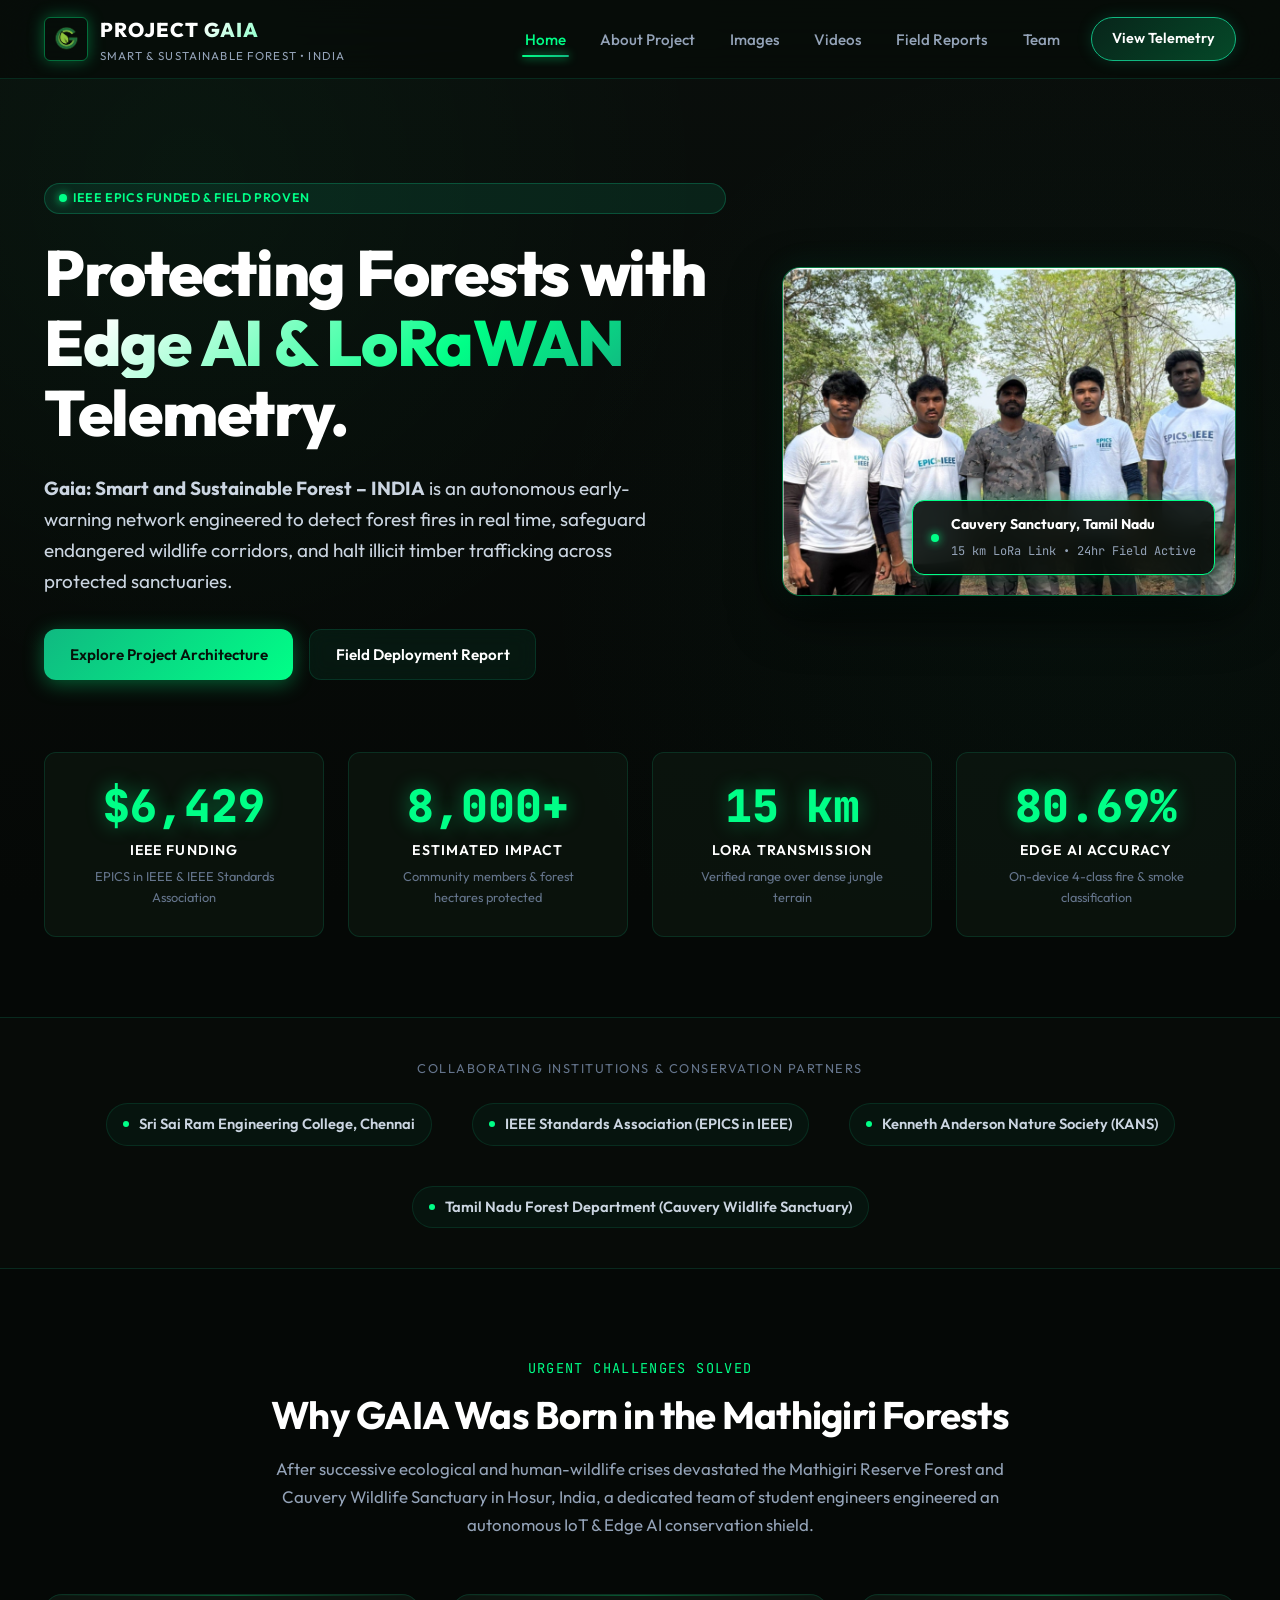
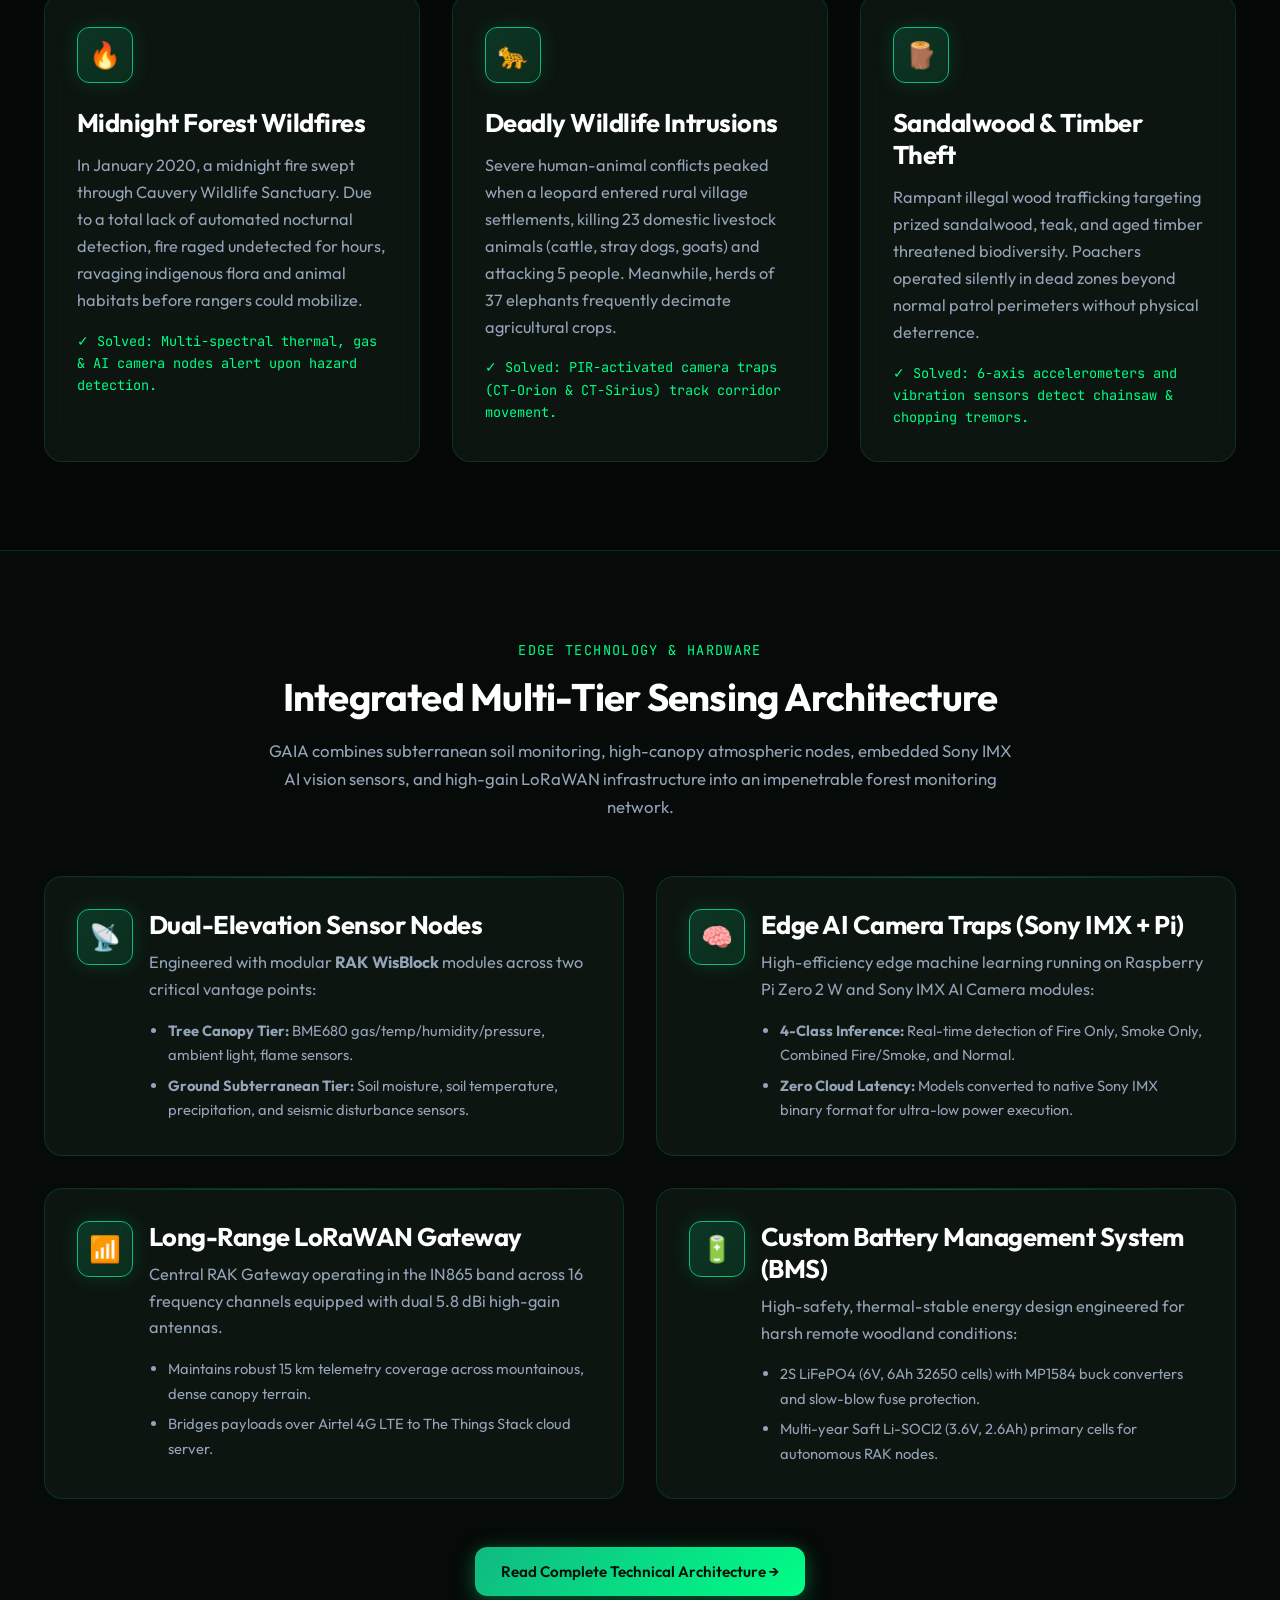
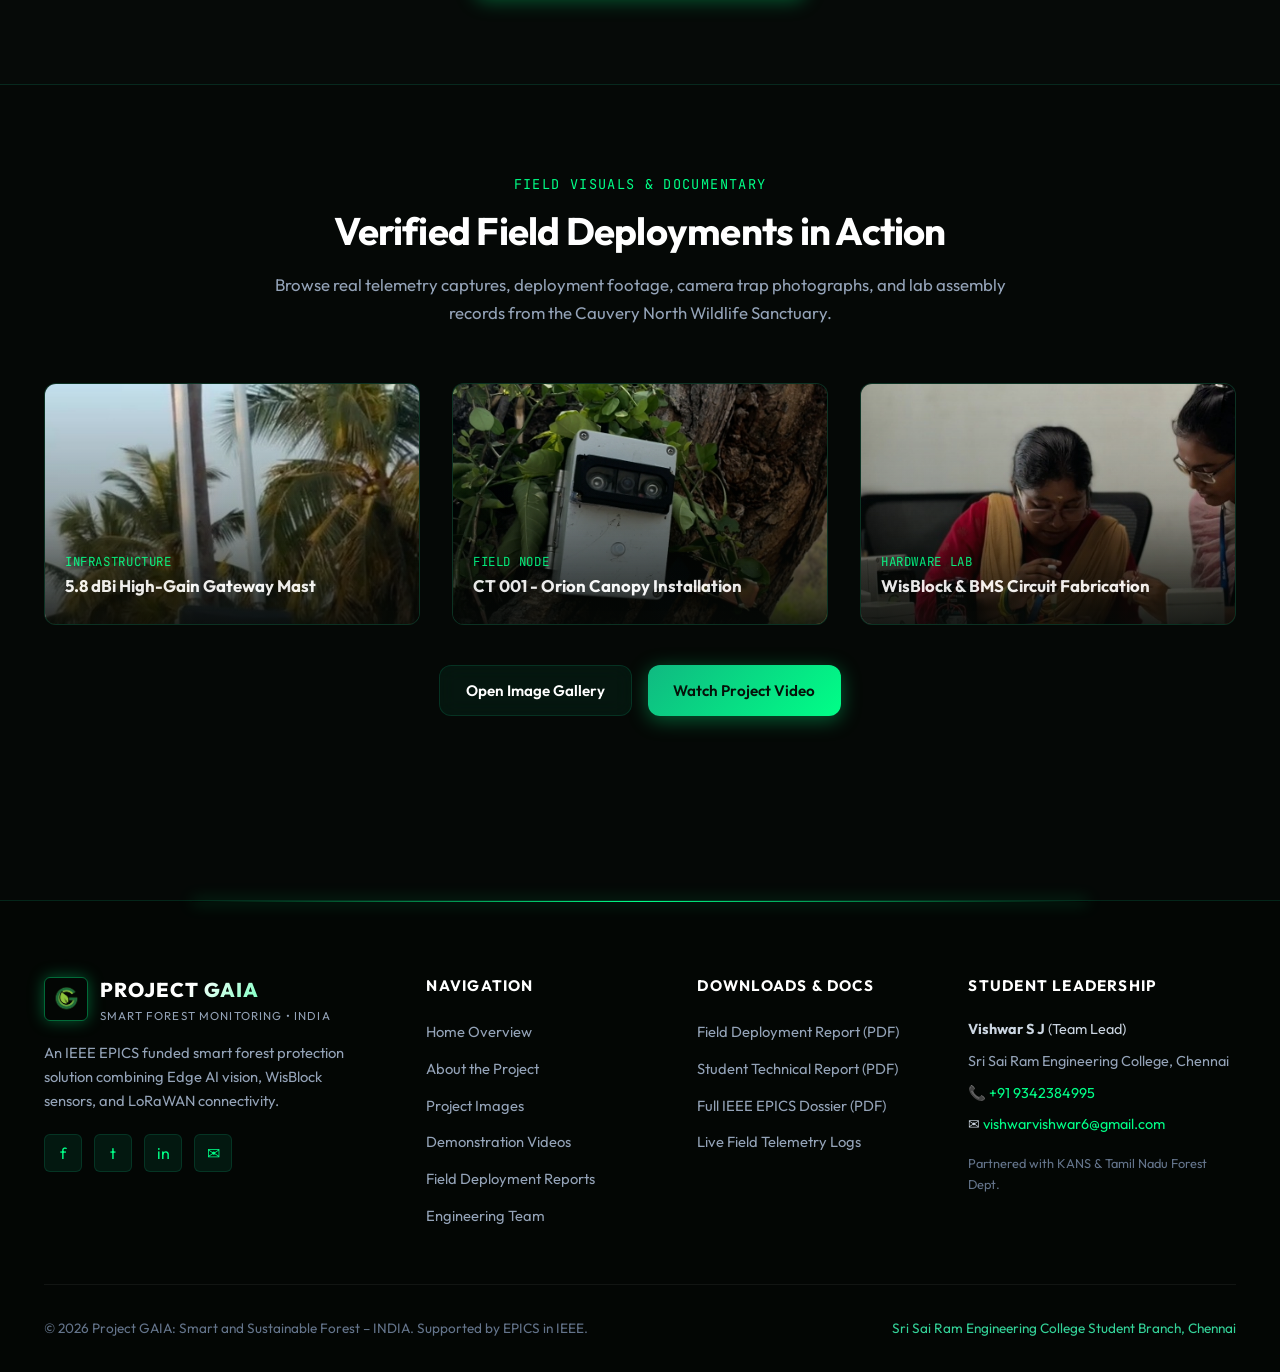
<file: index.html>
<!DOCTYPE html>
<html lang="en">
<head>
  <meta charset="UTF-8">
  <meta name="viewport" content="width=device-width, initial-scale=1.0">
  <title>Project GAIA | Smart and Sustainable Forest Monitoring System - INDIA</title>
  <meta name="description" content="Project GAIA 2.0: IEEE-funded smart forest monitoring system integrating Edge AI, RAK WisBlock sensors, and LoRaWAN long-range telemetry to prevent wildfires, resolve wildlife conflicts, and stop timber theft. Developed by Sri Sai Ram Engineering College.">
  <link rel="icon" type="image/png" href="assets/images/logo.png">
  
  <!-- Google Fonts -->
  <link rel="preconnect" href="https://fonts.googleapis.com">
  <link rel="preconnect" href="https://fonts.gstatic.com" crossorigin>
  <link href="https://fonts.googleapis.com/css2?family=JetBrains+Mono:wght@400;600;700&family=Outfit:wght@400;500;600;700;800;900&display=swap" rel="stylesheet">
  
  <link rel="stylesheet" href="assets/css/style.css">
</head>
<body>

  <!-- Navigation Bar -->
  <header class="navbar">
    <div class="container nav-container">
      <a href="index.html" class="brand-link" id="brandLink">
        <img src="assets/images/logo.png" alt="GAIA Logo" class="brand-logo-img">
        <div class="brand-text">
          <span class="brand-title">PROJECT GAIA</span>
          <span class="brand-subtitle">Smart & Sustainable Forest • India</span>
        </div>
      </a>

      <button class="mobile-toggle" id="mobileToggle" aria-label="Toggle Navigation">☰</button>

      <nav>
        <ul class="nav-menu" id="navMenu">
          <li><a href="index.html" class="nav-link active">Home</a></li>
          <li><a href="about.html" class="nav-link">About Project</a></li>
          <li><a href="gallery.html" class="nav-link">Images</a></li>
          <li><a href="videos.html" class="nav-link">Videos</a></li>
          <li><a href="reports.html" class="nav-link">Field Reports</a></li>
          <li><a href="team.html" class="nav-link">Team</a></li>
          <li><a href="reports.html" class="nav-cta-btn">View Telemetry</a></li>
        </ul>
      </nav>
    </div>
  </header>

  <!-- Hero Section -->
  <section class="hero-section">
    <div class="container">
      <div class="hero-grid">
        <div class="hero-content">
          <div class="badge-pill">
            <span class="badge-pulse"></span>
            IEEE EPICS Funded & Field Proven
          </div>
          <h1 class="hero-title">
            Protecting Forests with <span class="hero-highlight">Edge AI & LoRaWAN</span> Telemetry.
          </h1>
          <p class="hero-lead">
            <strong>Gaia: Smart and Sustainable Forest – INDIA</strong> is an autonomous early-warning network engineered to detect forest fires in real time, safeguard endangered wildlife corridors, and halt illicit timber trafficking across protected sanctuaries.
          </p>
          <div class="hero-actions">
            <a href="about.html" class="btn btn-primary" id="heroLearnMoreBtn">Explore Project Architecture</a>
            <a href="reports.html" class="btn btn-secondary" id="heroFieldReportBtn">Field Deployment Report</a>
          </div>
        </div>

        <div class="hero-preview">
          <div class="hero-img-frame">
            <img src="assets/images/team_forest_field.jpg" alt="GAIA Team Deployed in Cauvery Wildlife Sanctuary">
            <div class="hero-floating-chip">
              <span class="badge-pulse"></span>
              <div>
                <strong style="color: #ffffff; font-size: 0.88rem; display: block;">Cauvery Sanctuary, Tamil Nadu</strong>
                <span style="color: var(--text-muted); font-size: 0.75rem; font-family: var(--font-mono);">15 km LoRa Link • 24hr Field Active</span>
              </div>
            </div>
          </div>
        </div>
      </div>

      <!-- Project Impact Statistics -->
      <div class="stat-grid" style="margin-top: 4.5rem;">
        <div class="stat-card">
          <div class="stat-number" data-target="6429" data-prefix="$">$6,429</div>
          <div class="stat-label">IEEE Funding</div>
          <div class="stat-subtext">EPICS in IEEE & IEEE Standards Association</div>
        </div>

        <div class="stat-card">
          <div class="stat-number" data-target="8000" data-suffix="+">8,000+</div>
          <div class="stat-label">Estimated Impact</div>
          <div class="stat-subtext">Community members & forest hectares protected</div>
        </div>

        <div class="stat-card">
          <div class="stat-number" data-target="15" data-suffix=" km">15 km</div>
          <div class="stat-label">LoRa Transmission</div>
          <div class="stat-subtext">Verified range over dense jungle terrain</div>
        </div>

        <div class="stat-card">
          <div class="stat-number" data-target="80.69" data-suffix="%">80.69%</div>
          <div class="stat-label">Edge AI Accuracy</div>
          <div class="stat-subtext">On-device 4-class fire & smoke classification</div>
        </div>
      </div>
    </div>
  </section>

  <!-- Partner Organizations Banner -->
  <section class="partners-bar">
    <div class="container">
      <div class="partners-title">Collaborating Institutions & Conservation Partners</div>
      <div class="partners-flex">
        <div class="partner-item">
          <span class="partner-dot"></span>
          Sri Sai Ram Engineering College, Chennai
        </div>
        <div class="partner-item">
          <span class="partner-dot"></span>
          IEEE Standards Association (EPICS in IEEE)
        </div>
        <div class="partner-item">
          <span class="partner-dot"></span>
          Kenneth Anderson Nature Society (KANS)
        </div>
        <div class="partner-item">
          <span class="partner-dot"></span>
          Tamil Nadu Forest Department (Cauvery Wildlife Sanctuary)
        </div>
      </div>
    </div>
  </section>

  <!-- Problem Statement Section -->
  <section class="section">
    <div class="container">
      <div class="section-title-wrap">
        <span class="section-tag">Urgent Challenges Solved</span>
        <h2 class="section-heading">Why GAIA Was Born in the Mathigiri Forests</h2>
        <p class="section-desc">
          After successive ecological and human-wildlife crises devastated the Mathigiri Reserve Forest and Cauvery Wildlife Sanctuary in Hosur, India, a dedicated team of student engineers engineered an autonomous IoT & Edge AI conservation shield.
        </p>
      </div>

      <div class="grid-3">
        <div class="glass-card">
          <div class="feature-icon-box">🔥</div>
          <h3 style="margin-bottom: 0.8rem;">Midnight Forest Wildfires</h3>
          <p style="margin-bottom: 1rem;">
            In January 2020, a midnight fire swept through Cauvery Wildlife Sanctuary. Due to a total lack of automated nocturnal detection, fire raged undetected for hours, ravaging indigenous flora and animal habitats before rangers could mobilize.
          </p>
          <div style="font-size: 0.85rem; color: var(--accent-neon); font-family: var(--font-mono);">
            ✓ Solved: Multi-spectral thermal, gas & AI camera nodes alert upon hazard detection.
          </div>
        </div>

        <div class="glass-card">
          <div class="feature-icon-box">🐆</div>
          <h3 style="margin-bottom: 0.8rem;">Deadly Wildlife Intrusions</h3>
          <p style="margin-bottom: 1rem;">
            Severe human-animal conflicts peaked when a leopard entered rural village settlements, killing 23 domestic livestock animals (cattle, stray dogs, goats) and attacking 5 people. Meanwhile, herds of 37 elephants frequently decimate agricultural crops.
          </p>
          <div style="font-size: 0.85rem; color: var(--accent-neon); font-family: var(--font-mono);">
            ✓ Solved: PIR-activated camera traps (CT-Orion & CT-Sirius) track corridor movement.
          </div>
        </div>

        <div class="glass-card">
          <div class="feature-icon-box">🪵</div>
          <h3 style="margin-bottom: 0.8rem;">Sandalwood & Timber Theft</h3>
          <p style="margin-bottom: 1rem;">
            Rampant illegal wood trafficking targeting prized sandalwood, teak, and aged timber threatened biodiversity. Poachers operated silently in dead zones beyond normal patrol perimeters without physical deterrence.
          </p>
          <div style="font-size: 0.85rem; color: var(--accent-neon); font-family: var(--font-mono);">
            ✓ Solved: 6-axis accelerometers and vibration sensors detect chainsaw & chopping tremors.
          </div>
        </div>
      </div>
    </div>
  </section>

  <!-- Technological Architecture Overview -->
  <section class="section" style="background: rgba(8, 14, 10, 0.4); border-top: 1px solid var(--border-subtle); border-bottom: 1px solid var(--border-subtle);">
    <div class="container">
      <div class="section-title-wrap">
        <span class="section-tag">Edge Technology & Hardware</span>
        <h2 class="section-heading">Integrated Multi-Tier Sensing Architecture</h2>
        <p class="section-desc">
          GAIA combines subterranean soil monitoring, high-canopy atmospheric nodes, embedded Sony IMX AI vision sensors, and high-gain LoRaWAN infrastructure into an impenetrable forest monitoring network.
        </p>
      </div>

      <div class="grid-2">
        <div class="glass-card">
          <div style="display: flex; gap: 1rem; align-items: flex-start;">
            <div class="feature-icon-box" style="flex-shrink: 0;">📡</div>
            <div>
              <h3>Dual-Elevation Sensor Nodes</h3>
              <p style="margin: 0.5rem 0 1rem 0;">
                Engineered with modular <strong>RAK WisBlock</strong> modules across two critical vantage points:
              </p>
              <ul style="color: var(--text-muted); font-size: 0.92rem; padding-left: 1.2rem; display: flex; flex-direction: column; gap: 0.4rem;">
                <li><strong>Tree Canopy Tier:</strong> BME680 gas/temp/humidity/pressure, ambient light, flame sensors.</li>
                <li><strong>Ground Subterranean Tier:</strong> Soil moisture, soil temperature, precipitation, and seismic disturbance sensors.</li>
              </ul>
            </div>
          </div>
        </div>

        <div class="glass-card">
          <div style="display: flex; gap: 1rem; align-items: flex-start;">
            <div class="feature-icon-box" style="flex-shrink: 0;">🧠</div>
            <div>
              <h3>Edge AI Camera Traps (Sony IMX + Pi)</h3>
              <p style="margin: 0.5rem 0 1rem 0;">
                High-efficiency edge machine learning running on Raspberry Pi Zero 2 W and Sony IMX AI Camera modules:
              </p>
              <ul style="color: var(--text-muted); font-size: 0.92rem; padding-left: 1.2rem; display: flex; flex-direction: column; gap: 0.4rem;">
                <li><strong>4-Class Inference:</strong> Real-time detection of Fire Only, Smoke Only, Combined Fire/Smoke, and Normal.</li>
                <li><strong>Zero Cloud Latency:</strong> Models converted to native Sony IMX binary format for ultra-low power execution.</li>
              </ul>
            </div>
          </div>
        </div>

        <div class="glass-card">
          <div style="display: flex; gap: 1rem; align-items: flex-start;">
            <div class="feature-icon-box" style="flex-shrink: 0;">📶</div>
            <div>
              <h3>Long-Range LoRaWAN Gateway</h3>
              <p style="margin: 0.5rem 0 1rem 0;">
                Central RAK Gateway operating in the IN865 band across 16 frequency channels equipped with dual 5.8 dBi high-gain antennas.
              </p>
              <ul style="color: var(--text-muted); font-size: 0.92rem; padding-left: 1.2rem; display: flex; flex-direction: column; gap: 0.4rem;">
                <li>Maintains robust 15 km telemetry coverage across mountainous, dense canopy terrain.</li>
                <li>Bridges payloads over Airtel 4G LTE to The Things Stack cloud server.</li>
              </ul>
            </div>
          </div>
        </div>

        <div class="glass-card">
          <div style="display: flex; gap: 1rem; align-items: flex-start;">
            <div class="feature-icon-box" style="flex-shrink: 0;">🔋</div>
            <div>
              <h3>Custom Battery Management System (BMS)</h3>
              <p style="margin: 0.5rem 0 1rem 0;">
                High-safety, thermal-stable energy design engineered for harsh remote woodland conditions:
              </p>
              <ul style="color: var(--text-muted); font-size: 0.92rem; padding-left: 1.2rem; display: flex; flex-direction: column; gap: 0.4rem;">
                <li>2S LiFePO4 (6V, 6Ah 32650 cells) with MP1584 buck converters and slow-blow fuse protection.</li>
                <li>Multi-year Saft Li-SOCl2 (3.6V, 2.6Ah) primary cells for autonomous RAK nodes.</li>
              </ul>
            </div>
          </div>
        </div>
      </div>

      <div style="text-align: center; margin-top: 3rem;">
        <a href="about.html" class="btn btn-primary">Read Complete Technical Architecture &rarr;</a>
      </div>
    </div>
  </section>

  <!-- Media Highlights Preview -->
  <section class="section">
    <div class="container">
      <div class="section-title-wrap">
        <span class="section-tag">Field Visuals & Documentary</span>
        <h2 class="section-heading">Verified Field Deployments in Action</h2>
        <p class="section-desc">
          Browse real telemetry captures, deployment footage, camera trap photographs, and lab assembly records from the Cauvery North Wildlife Sanctuary.
        </p>
      </div>

      <div class="grid-3">
        <div class="gallery-item" onclick="window.location.href='gallery.html'">
          <div class="gallery-img-wrap">
            <img src="assets/images/gateway_antenna.jpg" alt="LoRa Gateway Antenna Mast">
          </div>
          <div class="gallery-overlay">
            <div class="gallery-category">Infrastructure</div>
            <div class="gallery-title">5.8 dBi High-Gain Gateway Mast</div>
          </div>
        </div>

        <div class="gallery-item" onclick="window.location.href='gallery.html'">
          <div class="gallery-img-wrap">
            <img src="assets/images/field_node_orion.jpg" alt="CT 001 Orion Tree Mount">
          </div>
          <div class="gallery-overlay">
            <div class="gallery-category">Field Node</div>
            <div class="gallery-title">CT 001 - Orion Canopy Installation</div>
          </div>
        </div>

        <div class="gallery-item" onclick="window.location.href='gallery.html'">
          <div class="gallery-img-wrap">
            <img src="assets/images/team_lab_hardware.jpg" alt="Sensor & BMS Assembly in Lab">
          </div>
          <div class="gallery-overlay">
            <div class="gallery-category">Hardware Lab</div>
            <div class="gallery-title">WisBlock & BMS Circuit Fabrication</div>
          </div>
        </div>
      </div>

      <div style="display: flex; justify-content: center; gap: 1rem; margin-top: 2.5rem;">
        <a href="gallery.html" class="btn btn-secondary">Open Image Gallery</a>
        <a href="videos.html" class="btn btn-primary">Watch Project Video</a>
      </div>
    </div>
  </section>

  <!-- Footer -->
  <footer class="footer">
    <div class="container">
      <div class="footer-grid">
        <div>
          <div class="brand-link">
            <img src="assets/images/logo.png" alt="GAIA Logo" class="brand-logo-img">
            <div class="brand-text">
              <span class="brand-title">PROJECT GAIA</span>
              <span class="brand-subtitle">Smart Forest Monitoring • India</span>
            </div>
          </div>
          <p class="footer-brand-desc">
            An IEEE EPICS funded smart forest protection solution combining Edge AI vision, WisBlock sensors, and LoRaWAN connectivity.
          </p>
          <div class="social-links">
            <a href="https://epics.ieee.org/#facebook" target="_blank" rel="noopener" class="social-icon-btn" title="Facebook">f</a>
            <a href="https://epics.ieee.org/#twitter" target="_blank" rel="noopener" class="social-icon-btn" title="Twitter">t</a>
            <a href="https://epics.ieee.org/#linkedin" target="_blank" rel="noopener" class="social-icon-btn" title="LinkedIn">in</a>
            <a href="mailto:vishwarvishwar6@gmail.com" class="social-icon-btn" title="Email Team Lead">✉</a>
          </div>
        </div>

        <div>
          <div class="footer-col-title">Navigation</div>
          <ul class="footer-links">
            <li><a href="index.html">Home Overview</a></li>
            <li><a href="about.html">About the Project</a></li>
            <li><a href="gallery.html">Project Images</a></li>
            <li><a href="videos.html">Demonstration Videos</a></li>
            <li><a href="reports.html">Field Deployment Reports</a></li>
            <li><a href="team.html">Engineering Team</a></li>
          </ul>
        </div>

        <div>
          <div class="footer-col-title">Downloads & Docs</div>
          <ul class="footer-links">
            <li><a href="assets/docs/GAIA_Field_Deployment_Report.pdf" download>Field Deployment Report (PDF)</a></li>
            <li><a href="assets/docs/GAIA_Students_Report.pdf" download>Student Technical Report (PDF)</a></li>
            <li><a href="assets/docs/REPORT-IEEE-GAIA.pdf" download>Full IEEE EPICS Dossier (PDF)</a></li>
            <li><a href="reports.html#telemetry">Live Field Telemetry Logs</a></li>
          </ul>
        </div>

        <div>
          <div class="footer-col-title">Student Leadership</div>
          <div style="font-size: 0.9rem; color: #cbd5e1; display: flex; flex-direction: column; gap: 0.5rem;">
            <div><strong>Vishwar S J</strong> (Team Lead)</div>
            <div style="color: var(--text-muted);">Sri Sai Ram Engineering College, Chennai</div>
            <div>📞 <a href="tel:9342384995" style="color: var(--accent-neon);">+91 9342384995</a></div>
            <div>✉ <a href="mailto:vishwarvishwar6@gmail.com" style="color: var(--accent-neon);">vishwarvishwar6@gmail.com</a></div>
            <div style="margin-top: 0.5rem; color: var(--text-dim); font-size: 0.8rem;">
              Partnered with KANS & Tamil Nadu Forest Dept.
            </div>
          </div>
        </div>
      </div>

      <div class="footer-bottom">
        <div>&copy; 2026 Project GAIA: Smart and Sustainable Forest – INDIA. Supported by EPICS in IEEE.</div>
        <div style="color: var(--accent-light);">Sri Sai Ram Engineering College Student Branch, Chennai</div>
      </div>
    </div>
  </footer>

  <script src="assets/js/main.js"></script>
</body>
</html>
</file>
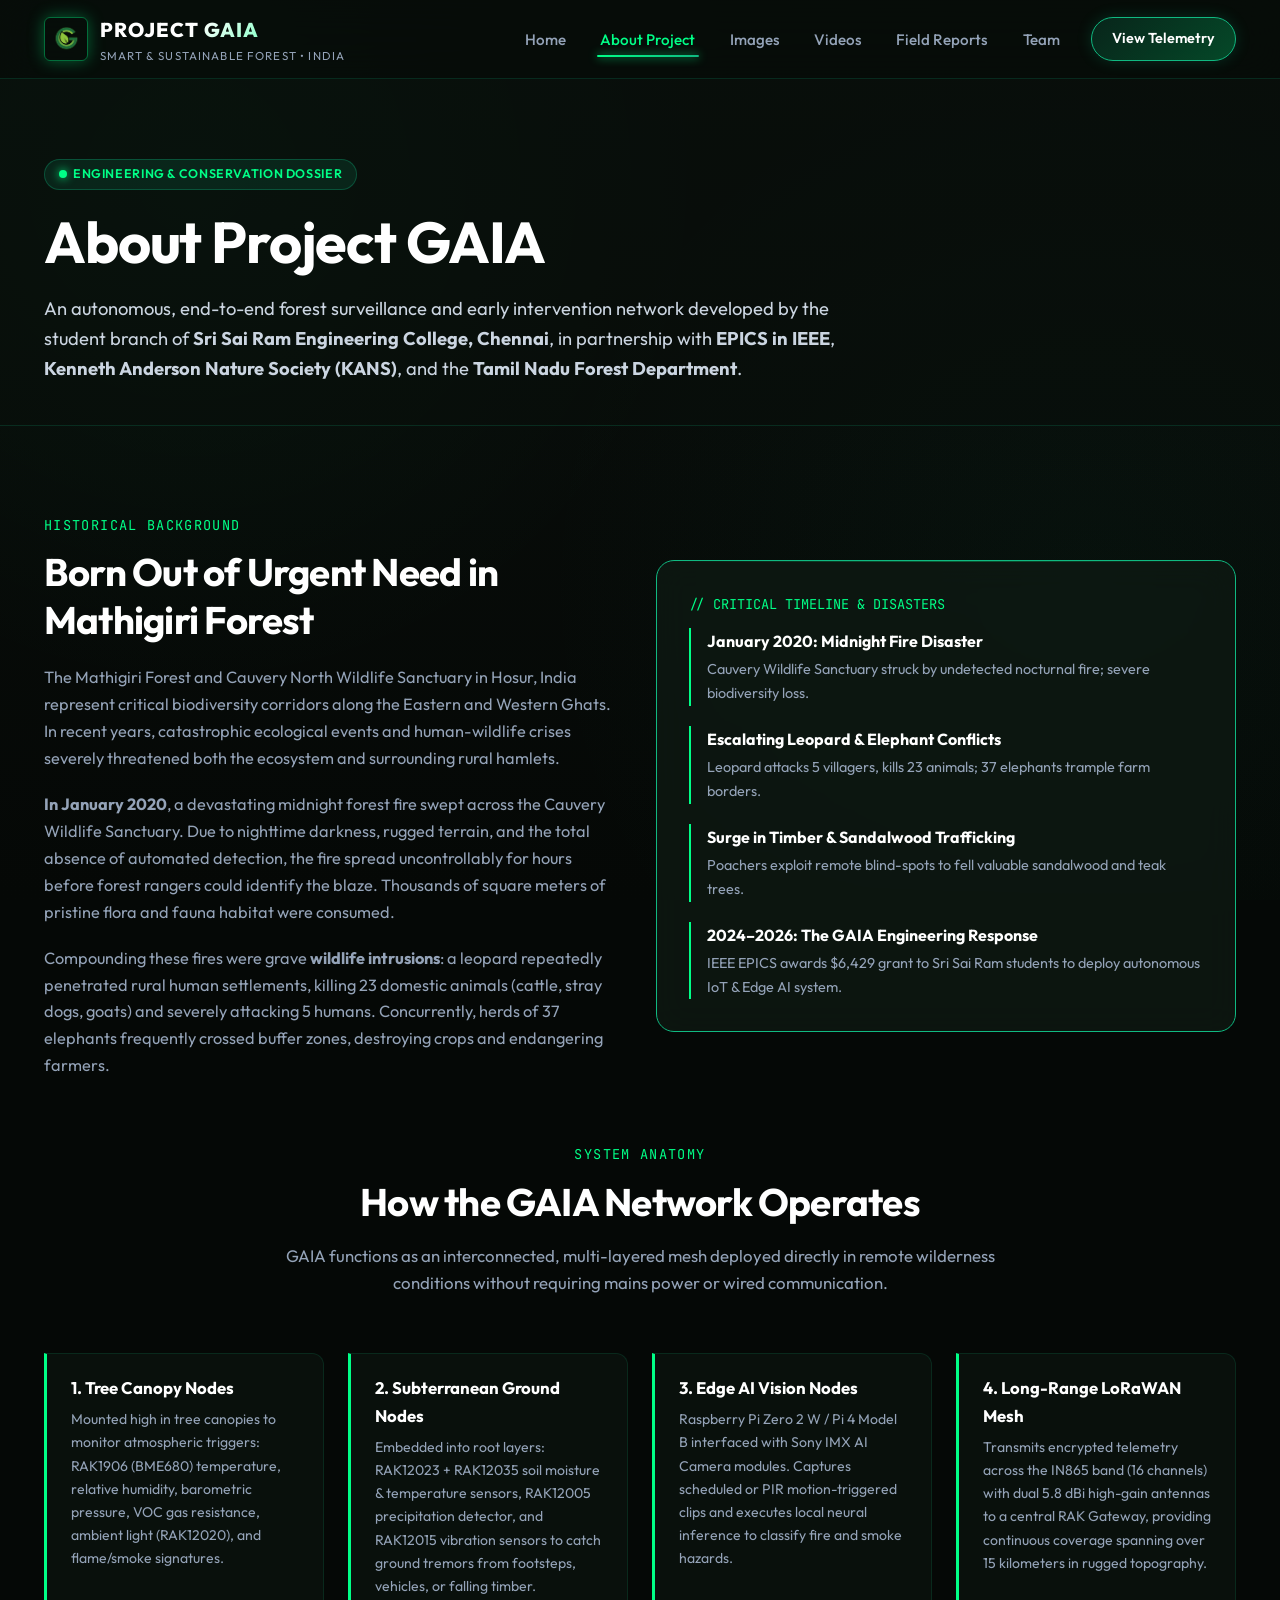
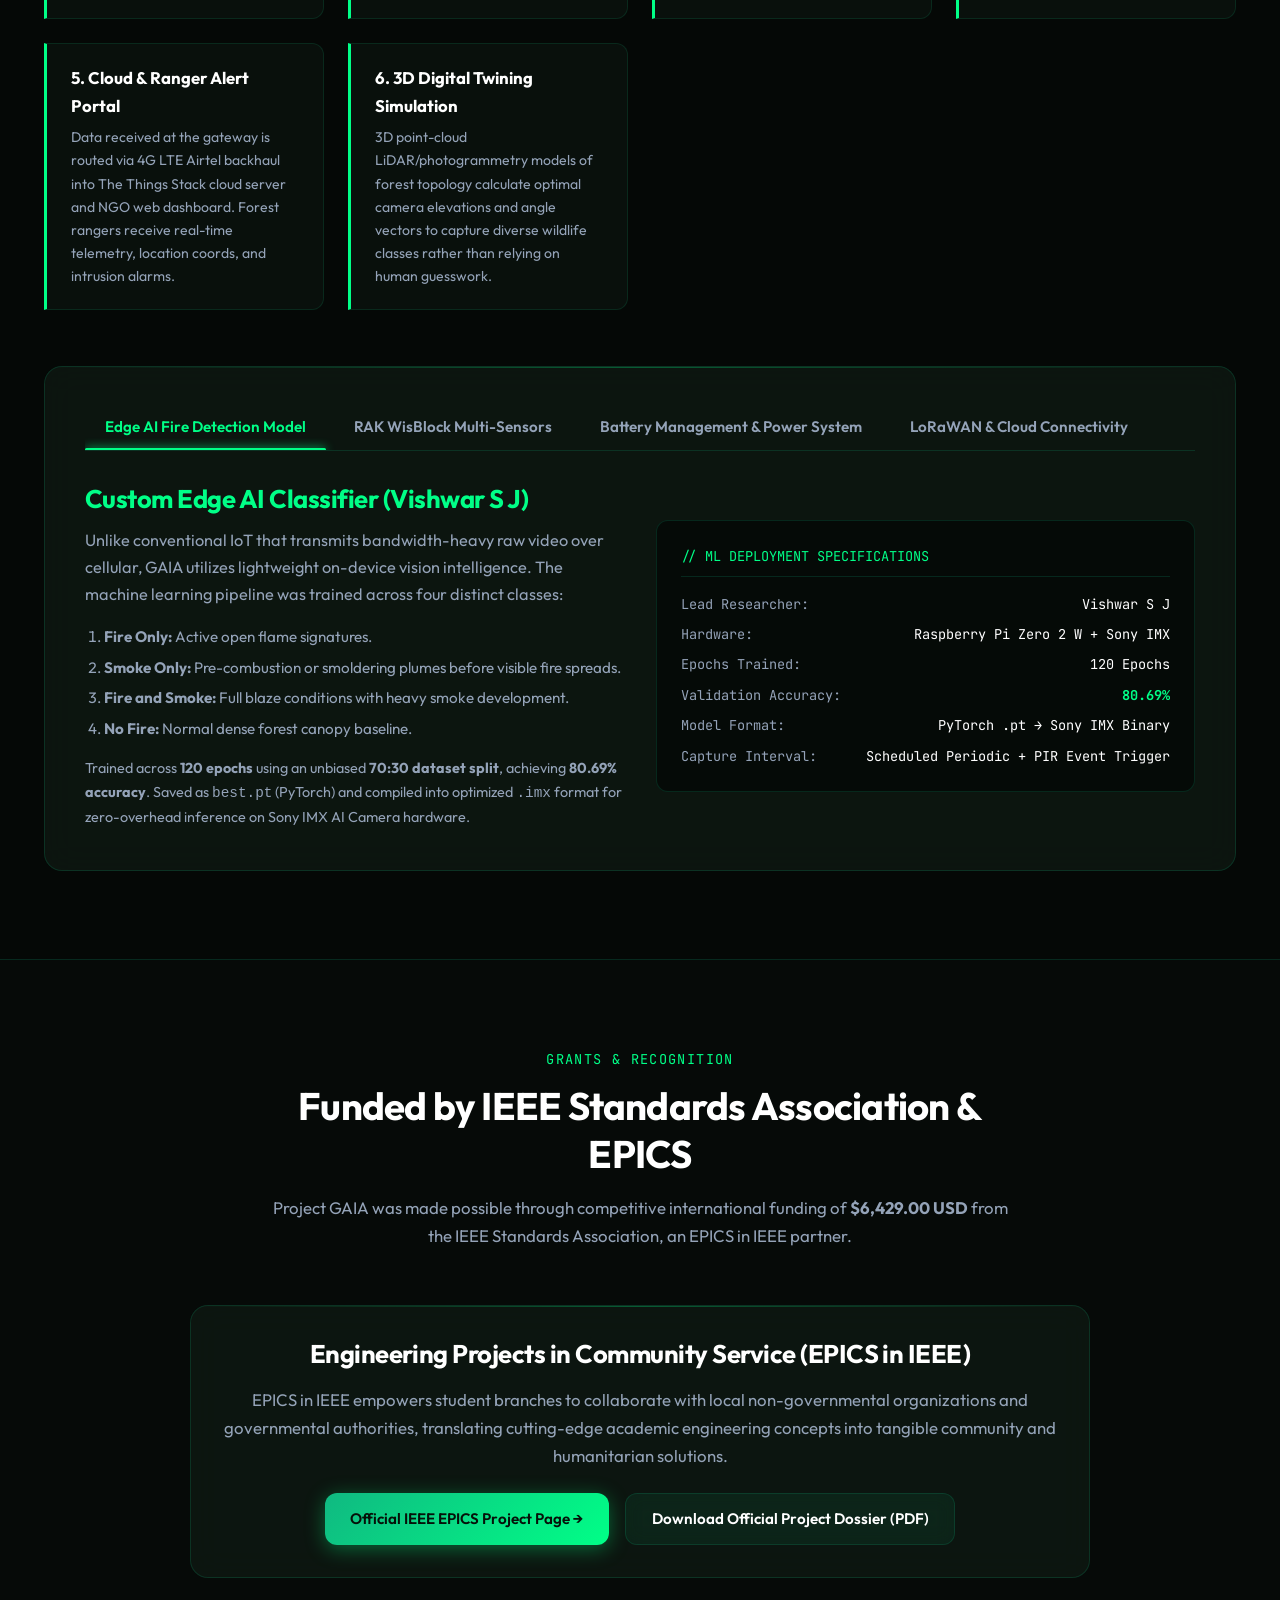
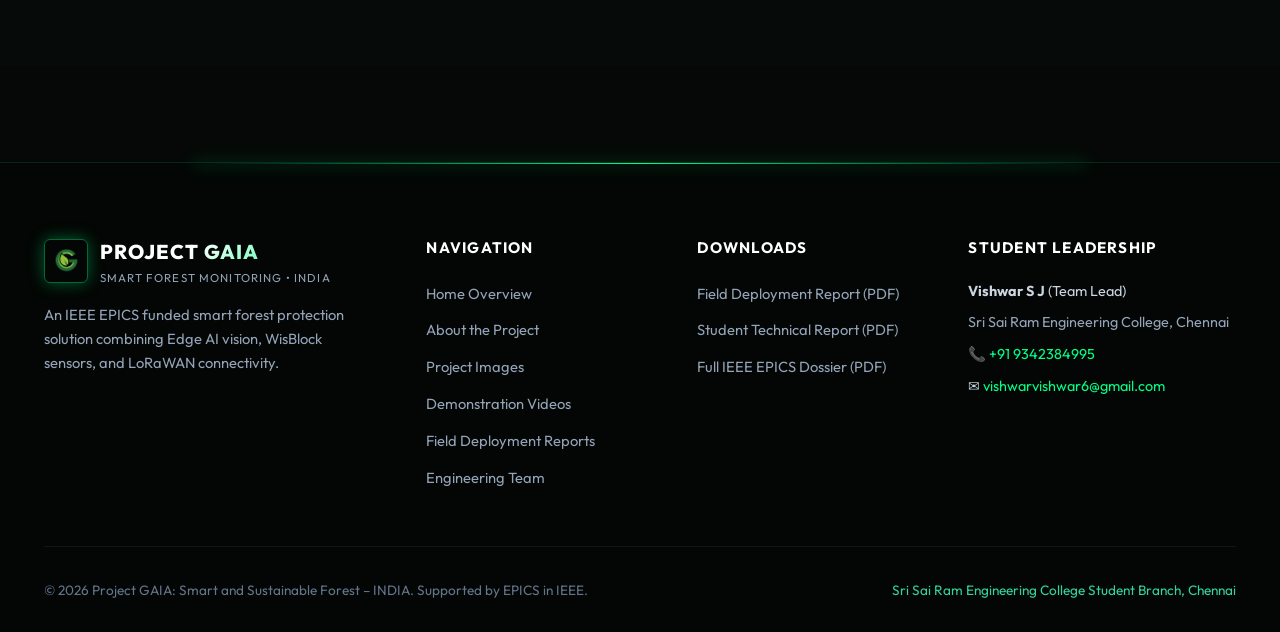
<file: about.html>
<!DOCTYPE html>
<html lang="en">
<head>
  <meta charset="UTF-8">
  <meta name="viewport" content="width=device-width, initial-scale=1.0">
  <title>About Project GAIA | Smart Forest Architecture & Objectives</title>
  <meta name="description" content="Detailed engineering overview of Project GAIA: IEEE EPICS funded smart forest protection system for Cauvery Wildlife Sanctuary and Mathigiri Forest, Hosur, India.">
  <link rel="icon" type="image/png" href="assets/images/logo.png">
  
  <link rel="preconnect" href="https://fonts.googleapis.com">
  <link rel="preconnect" href="https://fonts.gstatic.com" crossorigin>
  <link href="https://fonts.googleapis.com/css2?family=JetBrains+Mono:wght@400;600;700&family=Outfit:wght@400;500;600;700;800;900&display=swap" rel="stylesheet">
  
  <link rel="stylesheet" href="assets/css/style.css">
</head>
<body>

  <!-- Navigation Bar -->
  <header class="navbar">
    <div class="container nav-container">
      <a href="index.html" class="brand-link">
        <img src="assets/images/logo.png" alt="GAIA Logo" class="brand-logo-img">
        <div class="brand-text">
          <span class="brand-title">PROJECT GAIA</span>
          <span class="brand-subtitle">Smart & Sustainable Forest • India</span>
        </div>
      </a>

      <button class="mobile-toggle" id="mobileToggle" aria-label="Toggle Navigation">☰</button>

      <nav>
        <ul class="nav-menu" id="navMenu">
          <li><a href="index.html" class="nav-link">Home</a></li>
          <li><a href="about.html" class="nav-link active">About Project</a></li>
          <li><a href="gallery.html" class="nav-link">Images</a></li>
          <li><a href="videos.html" class="nav-link">Videos</a></li>
          <li><a href="reports.html" class="nav-link">Field Reports</a></li>
          <li><a href="team.html" class="nav-link">Team</a></li>
          <li><a href="reports.html" class="nav-cta-btn">View Telemetry</a></li>
        </ul>
      </nav>
    </div>
  </header>

  <!-- Page Header -->
  <section class="section" style="padding-top: 5rem; padding-bottom: 2.5rem; border-bottom: 1px solid var(--border-subtle); background: rgba(9, 15, 11, 0.5);">
    <div class="container">
      <div style="max-width: 800px;">
        <span class="badge-pill" style="margin-bottom: 1rem;">
          <span class="badge-pulse"></span>
          Engineering & Conservation Dossier
        </span>
        <h1 style="margin-bottom: 1rem;">About Project GAIA</h1>
        <p style="font-size: 1.15rem; color: #cbd5e1;">
          An autonomous, end-to-end forest surveillance and early intervention network developed by the student branch of <strong>Sri Sai Ram Engineering College, Chennai</strong>, in partnership with <strong>EPICS in IEEE</strong>, <strong>Kenneth Anderson Nature Society (KANS)</strong>, and the <strong>Tamil Nadu Forest Department</strong>.
        </p>
      </div>
    </div>
  </section>

  <!-- Context & Origin Story -->
  <section class="section">
    <div class="container">
      <div class="grid-2" style="align-items: center; margin-bottom: 4rem;">
        <div>
          <span class="section-tag">Historical Background</span>
          <h2 style="margin-bottom: 1.25rem;">Born Out of Urgent Need in Mathigiri Forest</h2>
          <p style="margin-bottom: 1.2rem;">
            The Mathigiri Forest and Cauvery North Wildlife Sanctuary in Hosur, India represent critical biodiversity corridors along the Eastern and Western Ghats. In recent years, catastrophic ecological events and human-wildlife crises severely threatened both the ecosystem and surrounding rural hamlets.
          </p>
          <p style="margin-bottom: 1.2rem;">
            <strong>In January 2020</strong>, a devastating midnight forest fire swept across the Cauvery Wildlife Sanctuary. Due to nighttime darkness, rugged terrain, and the total absence of automated detection, the fire spread uncontrollably for hours before forest rangers could identify the blaze. Thousands of square meters of pristine flora and fauna habitat were consumed.
          </p>
          <p>
            Compounding these fires were grave <strong>wildlife intrusions</strong>: a leopard repeatedly penetrated rural human settlements, killing 23 domestic animals (cattle, stray dogs, goats) and severely attacking 5 humans. Concurrently, herds of 37 elephants frequently crossed buffer zones, destroying crops and endangering farmers.
          </p>
        </div>

        <div>
          <div class="glass-card" style="border-color: var(--accent-primary);">
            <div style="font-family: var(--font-mono); font-size: 0.85rem; color: var(--accent-neon); margin-bottom: 0.75rem;">
              // CRITICAL TIMELINE & DISASTERS
            </div>
            <div style="display: flex; flex-direction: column; gap: 1.25rem;">
              <div style="border-left: 2px solid var(--accent-neon); padding-left: 1rem;">
                <strong style="color: #ffffff;">January 2020: Midnight Fire Disaster</strong>
                <p style="font-size: 0.9rem; margin-top: 0.25rem;">Cauvery Wildlife Sanctuary struck by undetected nocturnal fire; severe biodiversity loss.</p>
              </div>
              <div style="border-left: 2px solid var(--accent-neon); padding-left: 1rem;">
                <strong style="color: #ffffff;">Escalating Leopard & Elephant Conflicts</strong>
                <p style="font-size: 0.9rem; margin-top: 0.25rem;">Leopard attacks 5 villagers, kills 23 animals; 37 elephants trample farm borders.</p>
              </div>
              <div style="border-left: 2px solid var(--accent-neon); padding-left: 1rem;">
                <strong style="color: #ffffff;">Surge in Timber & Sandalwood Trafficking</strong>
                <p style="font-size: 0.9rem; margin-top: 0.25rem;">Poachers exploit remote blind-spots to fell valuable sandalwood and teak trees.</p>
              </div>
              <div style="border-left: 2px solid var(--accent-neon); padding-left: 1rem;">
                <strong style="color: #ffffff;">2024–2026: The GAIA Engineering Response</strong>
                <p style="font-size: 0.9rem; margin-top: 0.25rem;">IEEE EPICS awards $6,429 grant to Sri Sai Ram students to deploy autonomous IoT & Edge AI system.</p>
              </div>
            </div>
          </div>
        </div>
      </div>

      <!-- Technological Deep-Dive -->
      <div class="section-title-wrap">
        <span class="section-tag">System Anatomy</span>
        <h2 class="section-heading">How the GAIA Network Operates</h2>
        <p class="section-desc">
          GAIA functions as an interconnected, multi-layered mesh deployed directly in remote wilderness conditions without requiring mains power or wired communication.
        </p>
      </div>

      <div class="tech-spec-grid" style="margin-bottom: 3.5rem;">
        <div class="spec-box">
          <div class="spec-title">1. Tree Canopy Nodes</div>
          <div class="spec-desc">
            Mounted high in tree canopies to monitor atmospheric triggers: RAK1906 (BME680) temperature, relative humidity, barometric pressure, VOC gas resistance, ambient light (RAK12020), and flame/smoke signatures.
          </div>
        </div>

        <div class="spec-box">
          <div class="spec-title">2. Subterranean Ground Nodes</div>
          <div class="spec-desc">
            Embedded into root layers: RAK12023 + RAK12035 soil moisture & temperature sensors, RAK12005 precipitation detector, and RAK12015 vibration sensors to catch ground tremors from footsteps, vehicles, or falling timber.
          </div>
        </div>

        <div class="spec-box">
          <div class="spec-title">3. Edge AI Vision Nodes</div>
          <div class="spec-desc">
            Raspberry Pi Zero 2 W / Pi 4 Model B interfaced with Sony IMX AI Camera modules. Captures scheduled or PIR motion-triggered clips and executes local neural inference to classify fire and smoke hazards.
          </div>
        </div>

        <div class="spec-box">
          <div class="spec-title">4. Long-Range LoRaWAN Mesh</div>
          <div class="spec-desc">
            Transmits encrypted telemetry across the IN865 band (16 channels) with dual 5.8 dBi high-gain antennas to a central RAK Gateway, providing continuous coverage spanning over 15 kilometers in rugged topography.
          </div>
        </div>

        <div class="spec-box">
          <div class="spec-title">5. Cloud & Ranger Alert Portal</div>
          <div class="spec-desc">
            Data received at the gateway is routed via 4G LTE Airtel backhaul into The Things Stack cloud server and NGO web dashboard. Forest rangers receive real-time telemetry, location coords, and intrusion alarms.
          </div>
        </div>

        <div class="spec-box">
          <div class="spec-title">6. 3D Digital Twining Simulation</div>
          <div class="spec-desc">
            3D point-cloud LiDAR/photogrammetry models of forest topology calculate optimal camera elevations and angle vectors to capture diverse wildlife classes rather than relying on human guesswork.
          </div>
        </div>
      </div>

      <!-- Deep Dive Tabs: ML Model, Sensors, BMS -->
      <div class="tabs-wrapper glass-card" style="padding: 2.5rem;">
        <div class="tabs-nav">
          <button class="tab-btn active" data-tab="tabEdgeAI">Edge AI Fire Detection Model</button>
          <button class="tab-btn" data-tab="tabSensors">RAK WisBlock Multi-Sensors</button>
          <button class="tab-btn" data-tab="tabBMS">Battery Management & Power System</button>
          <button class="tab-btn" data-tab="tabLoRa">LoRaWAN & Cloud Connectivity</button>
        </div>

        <!-- Tab 1: Edge AI -->
        <div class="tab-pane active" id="tabEdgeAI">
          <div class="grid-2" style="align-items: center;">
            <div>
              <h3 style="color: var(--accent-neon); margin-bottom: 0.8rem;">Custom Edge AI Classifier (Vishwar S J)</h3>
              <p style="margin-bottom: 1rem;">
                Unlike conventional IoT that transmits bandwidth-heavy raw video over cellular, GAIA utilizes lightweight on-device vision intelligence. The machine learning pipeline was trained across four distinct classes:
              </p>
              <ol style="color: var(--text-muted); font-size: 0.95rem; padding-left: 1.2rem; display: flex; flex-direction: column; gap: 0.35rem; margin-bottom: 1rem;">
                <li><strong>Fire Only:</strong> Active open flame signatures.</li>
                <li><strong>Smoke Only:</strong> Pre-combustion or smoldering plumes before visible fire spreads.</li>
                <li><strong>Fire and Smoke:</strong> Full blaze conditions with heavy smoke development.</li>
                <li><strong>No Fire:</strong> Normal dense forest canopy baseline.</li>
              </ol>
              <p style="font-size: 0.9rem;">
                Trained across <strong>120 epochs</strong> using an unbiased <strong>70:30 dataset split</strong>, achieving <strong>80.69% accuracy</strong>. Saved as <code>best.pt</code> (PyTorch) and compiled into optimized <code>.imx</code> format for zero-overhead inference on Sony IMX AI Camera hardware.
              </p>
            </div>
            <div>
              <div style="background: rgba(0, 0, 0, 0.5); border: 1px solid var(--border-subtle); border-radius: var(--radius-md); padding: 1.5rem; font-family: var(--font-mono); font-size: 0.85rem;">
                <div style="color: var(--accent-neon); border-bottom: 1px solid var(--border-subtle); padding-bottom: 0.5rem; margin-bottom: 1rem;">
                  // ML DEPLOYMENT SPECIFICATIONS
                </div>
                <div style="display: flex; justify-content: space-between; margin-bottom: 0.5rem;">
                  <span style="color: var(--text-muted);">Lead Researcher:</span>
                  <span style="color: #ffffff;">Vishwar S J</span>
                </div>
                <div style="display: flex; justify-content: space-between; margin-bottom: 0.5rem;">
                  <span style="color: var(--text-muted);">Hardware:</span>
                  <span style="color: #ffffff;">Raspberry Pi Zero 2 W + Sony IMX</span>
                </div>
                <div style="display: flex; justify-content: space-between; margin-bottom: 0.5rem;">
                  <span style="color: var(--text-muted);">Epochs Trained:</span>
                  <span style="color: #ffffff;">120 Epochs</span>
                </div>
                <div style="display: flex; justify-content: space-between; margin-bottom: 0.5rem;">
                  <span style="color: var(--text-muted);">Validation Accuracy:</span>
                  <span style="color: var(--accent-neon); font-weight: bold;">80.69%</span>
                </div>
                <div style="display: flex; justify-content: space-between; margin-bottom: 0.5rem;">
                  <span style="color: var(--text-muted);">Model Format:</span>
                  <span style="color: #ffffff;">PyTorch .pt &rarr; Sony IMX Binary</span>
                </div>
                <div style="display: flex; justify-content: space-between;">
                  <span style="color: var(--text-muted);">Capture Interval:</span>
                  <span style="color: #ffffff;">Scheduled Periodic + PIR Event Trigger</span>
                </div>
              </div>
            </div>
          </div>
        </div>

        <!-- Tab 2: Sensors -->
        <div class="tab-pane" id="tabSensors">
          <div class="grid-2" style="align-items: center;">
            <div>
              <h3 style="color: var(--accent-neon); margin-bottom: 0.8rem;">WisBlock Sensor Suite (Thivyadharshini)</h3>
              <p style="margin-bottom: 1rem;">
                Each distributed node incorporates modular RAK WisBlock peripherals carefully selected for multi-parameter environmental acquisition:
              </p>
              <ul style="color: var(--text-muted); font-size: 0.92rem; padding-left: 1.2rem; display: flex; flex-direction: column; gap: 0.4rem;">
                <li><code>RAK1906 (BME680):</code> Temp, relative humidity, pressure, and gas index.</li>
                <li><code>RAK12033 (IIM42652):</code> 6-axis accelerometer & gyro for tree sway & seismic monitoring.</li>
                <li><code>RAK12020:</code> Ambient light intensity measurement.</li>
                <li><code>RAK12006:</code> Passive Infrared (PIR) motion detection for animal/human intrusion.</li>
                <li><code>RAK12015:</code> Vibration disturbance detector for chainsaw/illegal logging detection.</li>
                <li><code>RAK12500:</code> u-blox GNSS for precision node geolocation.</li>
                <li><code>RAK12023 + RAK12035:</code> Soil moisture and subterranean temperature sensing.</li>
                <li><code>RAK12005 + RAK12030:</code> Rain detection system.</li>
                <li><code>RAK18001:</code> Buzzer module for audible deterrent and diagnostic testing.</li>
              </ul>
            </div>
            <div>
              <img src="assets/images/sensor_circuit_box.jpg" alt="Sensor Circuit Hardware Box" style="width: 100%; border-radius: var(--radius-md); border: 1px solid var(--border-subtle);">
            </div>
          </div>
        </div>

        <!-- Tab 3: BMS -->
        <div class="tab-pane" id="tabBMS">
          <div class="grid-2" style="align-items: center;">
            <div>
              <h3 style="color: var(--accent-neon); margin-bottom: 0.8rem;">Power System & BMS Design (Kanmanni)</h3>
              <p style="margin-bottom: 1rem;">
                Operating in impenetrable jungle requires uncompromising power efficiency and safety. Kanmanni designed a dual-tier power architecture:
              </p>
              <div style="margin-bottom: 1rem;">
                <strong style="color: #ffffff;">Raspberry Pi Nodes:</strong>
                <p style="font-size: 0.9rem; color: var(--text-muted);">
                  Powered by a 2S LiFePO4 (6V, 6Ah, 32650 cells) pack. LiFePO4 offers ultra-stable voltage discharge (7.2V down to ~5.5V), superior thermal stability in forest fires, 2000+ cycle life, and low internal resistance. Regulated via an MP1584 3A DC-DC buck converter (90–95% efficiency, 5V regulated output) and protected with a 1.5A slow-blow fuse.
                </p>
              </div>
              <div>
                <strong style="color: #ffffff;">Autonomous RAK WisBlock Nodes:</strong>
                <p style="font-size: 0.9rem; color: var(--text-muted);">
                  Powered by Saft 3.6V 2.6Ah Lithium Thionyl Chloride (Li-SOCl2) non-rechargeable chemistry, featuring negligible self-discharge and wide temperature tolerance for multi-year maintenance-free lifespan, stepped down with XL4015 converters.
                </p>
              </div>
            </div>
            <div>
              <div style="background: rgba(0, 0, 0, 0.5); border: 1px solid var(--border-subtle); border-radius: var(--radius-md); padding: 1.5rem; font-family: var(--font-mono); font-size: 0.85rem;">
                <div style="color: var(--accent-neon); border-bottom: 1px solid var(--border-subtle); padding-bottom: 0.5rem; margin-bottom: 1rem;">
                  // POWER ARCHITECTURE METRICS
                </div>
                <div style="display: flex; justify-content: space-between; margin-bottom: 0.5rem;">
                  <span style="color: var(--text-muted);">Battery Chemistry:</span>
                  <span style="color: #ffffff;">2S LiFePO4 (32650) / Li-SOCl2</span>
                </div>
                <div style="display: flex; justify-content: space-between; margin-bottom: 0.5rem;">
                  <span style="color: var(--text-muted);">Energy Capacity:</span>
                  <span style="color: #ffffff;">~38 Wh (6V, 6Ah)</span>
                </div>
                <div style="display: flex; justify-content: space-between; margin-bottom: 0.5rem;">
                  <span style="color: var(--text-muted);">Cycle Life:</span>
                  <span style="color: var(--accent-neon);">2000+ Full Cycles</span>
                </div>
                <div style="display: flex; justify-content: space-between; margin-bottom: 0.5rem;">
                  <span style="color: var(--text-muted);">DC Buck Converter:</span>
                  <span style="color: #ffffff;">MP1584 (3A peak, 95% eff)</span>
                </div>
                <div style="display: flex; justify-content: space-between; margin-bottom: 0.5rem;">
                  <span style="color: var(--text-muted);">Protection:</span>
                  <span style="color: #ffffff;">1.5A Slow-Blow Thermal Fuse</span>
                </div>
                <div style="display: flex; justify-content: space-between;">
                  <span style="color: var(--text-muted);">Duty Cycling:</span>
                  <span style="color: #ffffff;">Deep Sleep + Event Trigger</span>
                </div>
              </div>
            </div>
          </div>
        </div>

        <!-- Tab 4: LoRaWAN -->
        <div class="tab-pane" id="tabLoRa">
          <div class="grid-2" style="align-items: center;">
            <div>
              <h3 style="color: var(--accent-neon); margin-bottom: 0.8rem;">LoRaWAN Long-Range Mesh Topology</h3>
              <p style="margin-bottom: 1rem;">
                Operating in the <strong>IN865 Band (India 865–867 MHz)</strong> across 16 frequency channels, GAIA solves the notorious forest attenuation issue where foliage absorbs 2.4GHz Wi-Fi and Bluetooth.
              </p>
              <ul style="color: var(--text-muted); font-size: 0.92rem; padding-left: 1.2rem; display: flex; flex-direction: column; gap: 0.4rem; margin-bottom: 1rem;">
                <li><strong>OTAA Activation:</strong> Over-The-Air Activation ensures end-to-end cryptographic keys for secure packet transport.</li>
                <li><strong>High-Gain Dual Antennas:</strong> Dual 5.8 dBi omnidirectional antennas extend coverage up to 15 km in hilly forest terrain.</li>
                <li><strong>Airtel 4G Cellular Backhaul:</strong> Forward packets from the gateway to The Things Stack cloud server for processing.</li>
                <li><strong>Adaptive Spreading Factor:</strong> Spreading factors (SF7 through SF12) adapt dynamically to forest canopy jitter and seasonal foliage density.</li>
              </ul>
            </div>
            <div>
              <img src="assets/images/gateway_antenna.jpg" alt="LoRaWAN Gateway Mast" style="width: 100%; border-radius: var(--radius-md); border: 1px solid var(--border-subtle); max-height: 320px; object-fit: cover;">
            </div>
          </div>
        </div>
      </div>
    </div>
  </section>

  <!-- Funding & Institutional Partnership Section -->
  <section class="section" style="background: rgba(8, 14, 10, 0.4); border-top: 1px solid var(--border-subtle);">
    <div class="container">
      <div class="section-title-wrap">
        <span class="section-tag">Grants & Recognition</span>
        <h2 class="section-heading">Funded by IEEE Standards Association & EPICS</h2>
        <p class="section-desc">
          Project GAIA was made possible through competitive international funding of <strong>$6,429.00 USD</strong> from the IEEE Standards Association, an EPICS in IEEE partner.
        </p>
      </div>

      <div class="glass-card" style="text-align: center; max-width: 900px; margin: 0 auto;">
        <h3 style="color: #ffffff; margin-bottom: 1rem;">Engineering Projects in Community Service (EPICS in IEEE)</h3>
        <p style="color: var(--text-muted); margin-bottom: 1.5rem; font-size: 1.05rem;">
          EPICS in IEEE empowers student branches to collaborate with local non-governmental organizations and governmental authorities, translating cutting-edge academic engineering concepts into tangible community and humanitarian solutions.
        </p>
        <div style="display: flex; justify-content: center; gap: 1rem; flex-wrap: wrap;">
          <a href="https://epics.ieee.org/project/gaia-smart-and-sustainable-forest-india/" target="_blank" rel="noopener" class="btn btn-primary">
            Official IEEE EPICS Project Page &rarr;
          </a>
          <a href="assets/docs/REPORT-IEEE-GAIA.pdf" download class="btn btn-secondary">
            Download Official Project Dossier (PDF)
          </a>
        </div>
      </div>
    </div>
  </section>

  <!-- Footer -->
  <footer class="footer">
    <div class="container">
      <div class="footer-grid">
        <div>
          <div class="brand-link">
            <img src="assets/images/logo.png" alt="GAIA Logo" class="brand-logo-img">
            <div class="brand-text">
              <span class="brand-title">PROJECT GAIA</span>
              <span class="brand-subtitle">Smart Forest Monitoring • India</span>
            </div>
          </div>
          <p class="footer-brand-desc">
            An IEEE EPICS funded smart forest protection solution combining Edge AI vision, WisBlock sensors, and LoRaWAN connectivity.
          </p>
        </div>

        <div>
          <div class="footer-col-title">Navigation</div>
          <ul class="footer-links">
            <li><a href="index.html">Home Overview</a></li>
            <li><a href="about.html">About the Project</a></li>
            <li><a href="gallery.html">Project Images</a></li>
            <li><a href="videos.html">Demonstration Videos</a></li>
            <li><a href="reports.html">Field Deployment Reports</a></li>
            <li><a href="team.html">Engineering Team</a></li>
          </ul>
        </div>

        <div>
          <div class="footer-col-title">Downloads</div>
          <ul class="footer-links">
            <li><a href="assets/docs/GAIA_Field_Deployment_Report.pdf" download>Field Deployment Report (PDF)</a></li>
            <li><a href="assets/docs/GAIA_Students_Report.pdf" download>Student Technical Report (PDF)</a></li>
            <li><a href="assets/docs/REPORT-IEEE-GAIA.pdf" download>Full IEEE EPICS Dossier (PDF)</a></li>
          </ul>
        </div>

        <div>
          <div class="footer-col-title">Student Leadership</div>
          <div style="font-size: 0.9rem; color: #cbd5e1; display: flex; flex-direction: column; gap: 0.5rem;">
            <div><strong>Vishwar S J</strong> (Team Lead)</div>
            <div style="color: var(--text-muted);">Sri Sai Ram Engineering College, Chennai</div>
            <div>📞 <a href="tel:9342384995" style="color: var(--accent-neon);">+91 9342384995</a></div>
            <div>✉ <a href="mailto:vishwarvishwar6@gmail.com" style="color: var(--accent-neon);">vishwarvishwar6@gmail.com</a></div>
          </div>
        </div>
      </div>

      <div class="footer-bottom">
        <div>&copy; 2026 Project GAIA: Smart and Sustainable Forest – INDIA. Supported by EPICS in IEEE.</div>
        <div style="color: var(--accent-light);">Sri Sai Ram Engineering College Student Branch, Chennai</div>
      </div>
    </div>
  </footer>

  <script src="assets/js/main.js"></script>
</body>
</html>
</file>
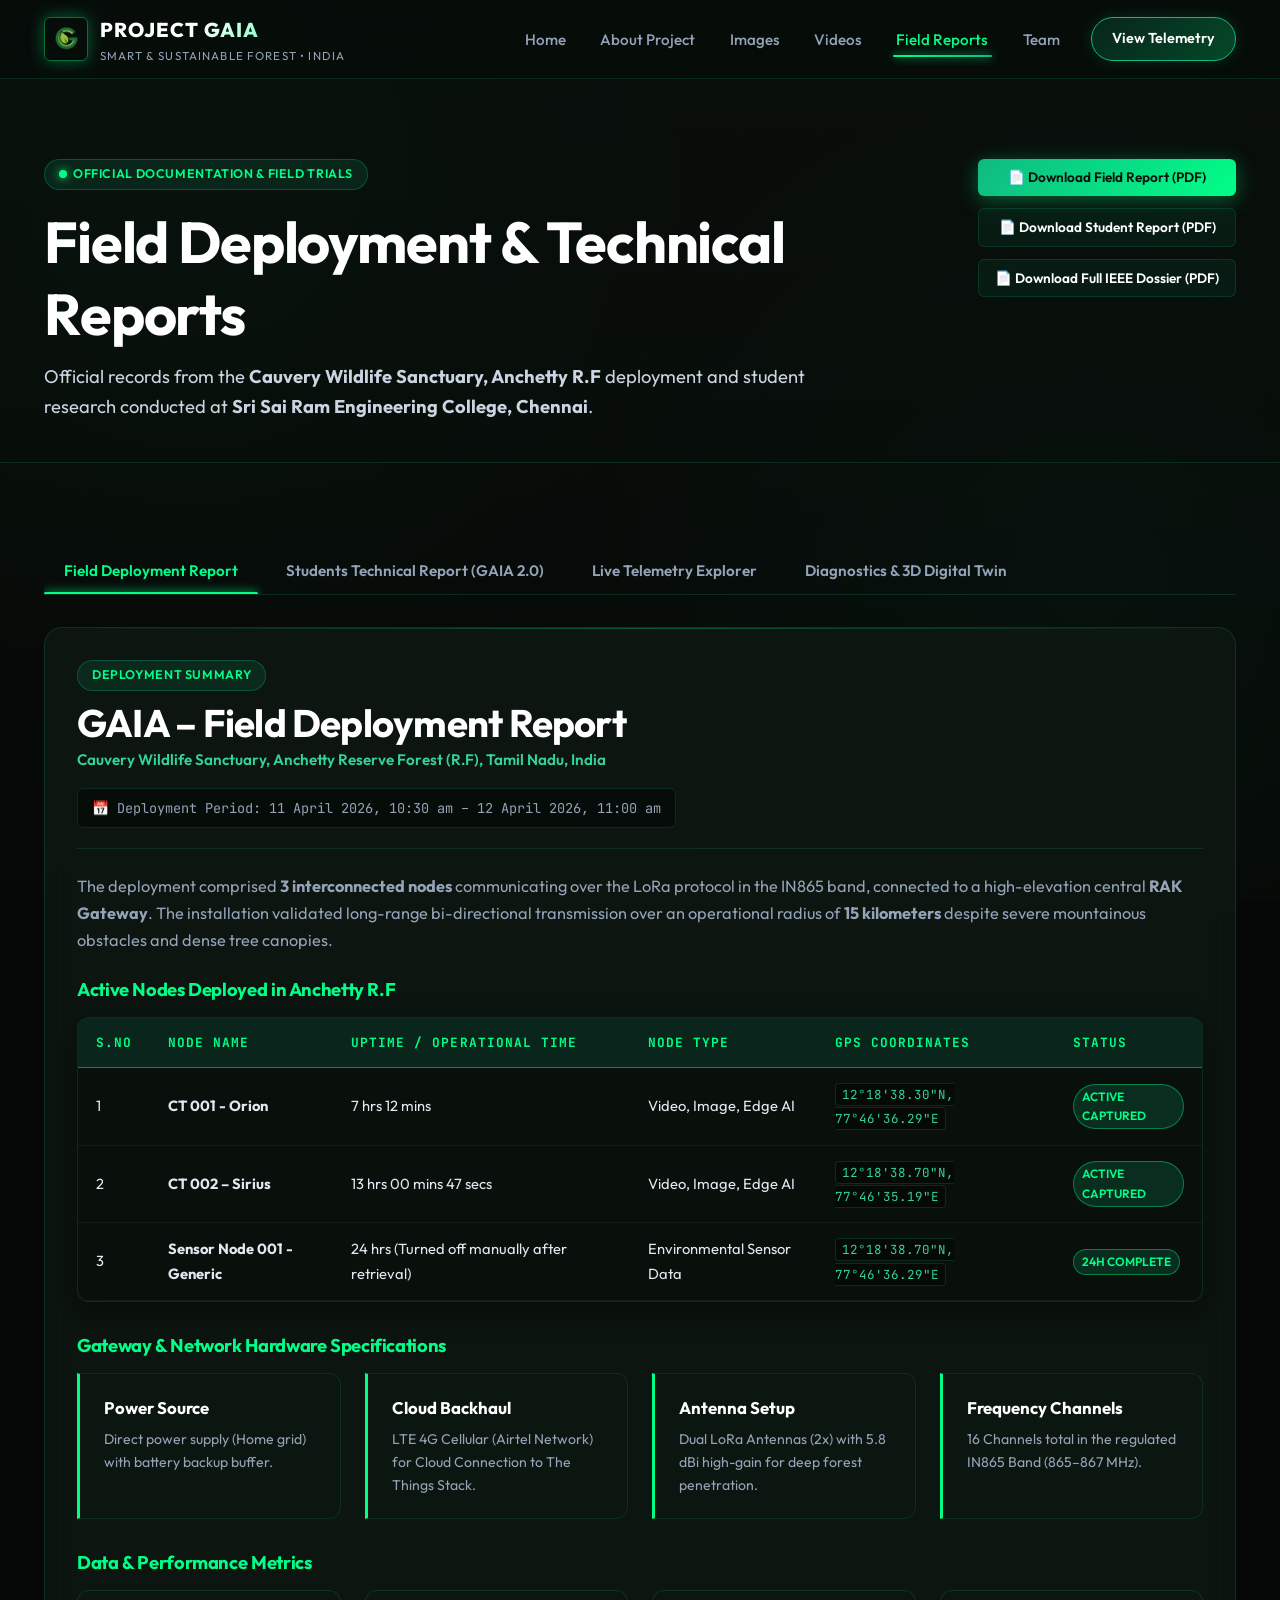
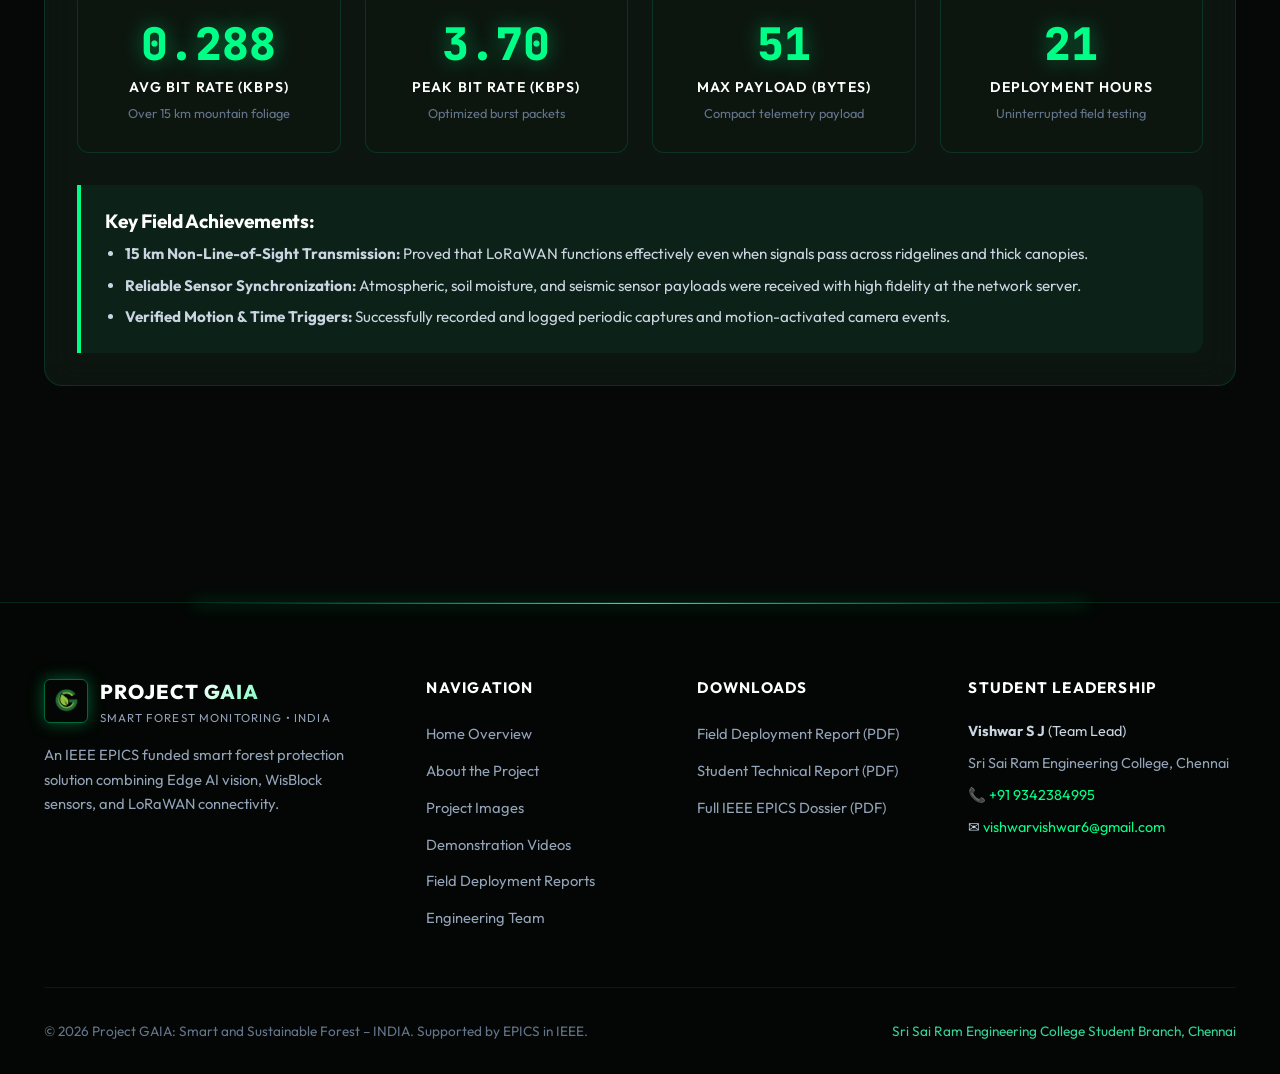
<file: reports.html>
<!DOCTYPE html>
<html lang="en">
<head>
  <meta charset="UTF-8">
  <meta name="viewport" content="width=device-width, initial-scale=1.0">
  <title>Field Deployment & Technical Reports | Project GAIA 2.0</title>
  <meta name="description" content="Official Field Deployment Report & Student Research Report for Project GAIA at Cauvery Wildlife Sanctuary, Anchetty R.F, Tamil Nadu, India. Includes live telemetry logs, GPS data, and PDF downloads.">
  <link rel="icon" type="image/png" href="assets/images/logo.png">
  
  <link rel="preconnect" href="https://fonts.googleapis.com">
  <link rel="preconnect" href="https://fonts.gstatic.com" crossorigin>
  <link href="https://fonts.googleapis.com/css2?family=JetBrains+Mono:wght@400;600;700&family=Outfit:wght@400;500;600;700;800;900&display=swap" rel="stylesheet">
  
  <link rel="stylesheet" href="assets/css/style.css">
</head>
<body>

  <!-- Navigation Bar -->
  <header class="navbar">
    <div class="container nav-container">
      <a href="index.html" class="brand-link">
        <img src="assets/images/logo.png" alt="GAIA Logo" class="brand-logo-img">
        <div class="brand-text">
          <span class="brand-title">PROJECT GAIA</span>
          <span class="brand-subtitle">Smart & Sustainable Forest • India</span>
        </div>
      </a>

      <button class="mobile-toggle" id="mobileToggle" aria-label="Toggle Navigation">☰</button>

      <nav>
        <ul class="nav-menu" id="navMenu">
          <li><a href="index.html" class="nav-link">Home</a></li>
          <li><a href="about.html" class="nav-link">About Project</a></li>
          <li><a href="gallery.html" class="nav-link">Images</a></li>
          <li><a href="videos.html" class="nav-link">Videos</a></li>
          <li><a href="reports.html" class="nav-link active">Field Reports</a></li>
          <li><a href="team.html" class="nav-link">Team</a></li>
          <li><a href="#telemetry" class="nav-cta-btn">View Telemetry</a></li>
        </ul>
      </nav>
    </div>
  </header>

  <!-- Page Header -->
  <section class="section" style="padding-top: 5rem; padding-bottom: 2.5rem; border-bottom: 1px solid var(--border-subtle); background: rgba(9, 15, 11, 0.5);">
    <div class="container">
      <div style="display: flex; justify-content: space-between; align-items: flex-start; flex-wrap: wrap; gap: 1.5rem;">
        <div style="max-width: 780px;">
          <span class="badge-pill" style="margin-bottom: 1rem;">
            <span class="badge-pulse"></span>
            Official Documentation & Field Trials
          </span>
          <h1 style="margin-bottom: 0.75rem;">Field Deployment & Technical Reports</h1>
          <p style="font-size: 1.15rem; color: #cbd5e1;">
            Official records from the <strong>Cauvery Wildlife Sanctuary, Anchetty R.F</strong> deployment and student research conducted at <strong>Sri Sai Ram Engineering College, Chennai</strong>.
          </p>
        </div>

        <!-- Direct PDF Download Buttons -->
        <div style="display: flex; flex-direction: column; gap: 0.75rem;">
          <a href="assets/docs/GAIA_Field_Deployment_Report.pdf" download class="btn btn-primary btn-sm">
            📄 Download Field Report (PDF)
          </a>
          <a href="assets/docs/GAIA_Students_Report.pdf" download class="btn btn-secondary btn-sm">
            📄 Download Student Report (PDF)
          </a>
          <a href="assets/docs/REPORT-IEEE-GAIA.pdf" download class="btn btn-secondary btn-sm">
            📄 Download Full IEEE Dossier (PDF)
          </a>
        </div>
      </div>
    </div>
  </section>

  <!-- Report Navigation Tabs -->
  <section class="section">
    <div class="container">
      <div class="tabs-wrapper">
        <div class="tabs-nav">
          <button class="tab-btn active" data-tab="tabFieldReport">Field Deployment Report</button>
          <button class="tab-btn" data-tab="tabStudentReport">Students Technical Report (GAIA 2.0)</button>
          <button class="tab-btn" data-tab="tabTelemetry" id="telemetry">Live Telemetry Explorer</button>
          <button class="tab-btn" data-tab="tabFindings">Diagnostics & 3D Digital Twin</button>
        </div>

        <!-- TAB 1: FIELD DEPLOYMENT REPORT -->
        <div class="tab-pane active" id="tabFieldReport">
          
          <div class="glass-card" style="margin-bottom: 2rem;">
            <div style="display: flex; justify-content: space-between; align-items: flex-start; flex-wrap: wrap; gap: 1rem; border-bottom: 1px solid var(--border-subtle); padding-bottom: 1.25rem; margin-bottom: 1.5rem;">
              <div>
                <span class="badge-pill" style="margin-bottom: 0.5rem;">Deployment Summary</span>
                <h2>GAIA – Field Deployment Report</h2>
                <div style="color: var(--accent-light); font-size: 0.95rem; font-weight: 600;">
                  Cauvery Wildlife Sanctuary, Anchetty Reserve Forest (R.F), Tamil Nadu, India
                </div>
              </div>
              <div style="font-family: var(--font-mono); font-size: 0.85rem; color: var(--text-muted); background: rgba(0, 0, 0, 0.4); padding: 8px 14px; border-radius: var(--radius-sm); border: 1px solid var(--border-subtle);">
                📅 Deployment Period: 11 April 2026, 10:30 am – 12 April 2026, 11:00 am
              </div>
            </div>

            <p style="margin-bottom: 1.5rem;">
              The deployment comprised <strong>3 interconnected nodes</strong> communicating over the LoRa protocol in the IN865 band, connected to a high-elevation central <strong>RAK Gateway</strong>. The installation validated long-range bi-directional transmission over an operational radius of <strong>15 kilometers</strong> despite severe mountainous obstacles and dense tree canopies.
            </p>

            <!-- Deployed Nodes Overview Table -->
            <h3 style="margin-bottom: 1rem; color: var(--accent-neon); font-size: 1.15rem;">Active Nodes Deployed in Anchetty R.F</h3>
            <div class="table-responsive" style="margin-bottom: 2rem;">
              <table class="data-table">
                <thead>
                  <tr>
                    <th>S.No</th>
                    <th>Node Name</th>
                    <th>Uptime / Operational Time</th>
                    <th>Node Type</th>
                    <th>GPS Coordinates</th>
                    <th>Status</th>
                  </tr>
                </thead>
                <tbody>
                  <tr>
                    <td>1</td>
                    <td><strong>CT 001 - Orion</strong></td>
                    <td>7 hrs 12 mins</td>
                    <td>Video, Image, Edge AI</td>
                    <td><code>12°18'38.30"N, 77°46'36.29"E</code></td>
                    <td><span class="status-tag status-active">Active Captured</span></td>
                  </tr>
                  <tr>
                    <td>2</td>
                    <td><strong>CT 002 – Sirius</strong></td>
                    <td>13 hrs 00 mins 47 secs</td>
                    <td>Video, Image, Edge AI</td>
                    <td><code>12°18'38.70"N, 77°46'35.19"E</code></td>
                    <td><span class="status-tag status-active">Active Captured</span></td>
                  </tr>
                  <tr>
                    <td>3</td>
                    <td><strong>Sensor Node 001 - Generic</strong></td>
                    <td>24 hrs (Turned off manually after retrieval)</td>
                    <td>Environmental Sensor Data</td>
                    <td><code>12°18'38.70"N, 77°46'36.29"E</code></td>
                    <td><span class="status-tag status-active">24h Complete</span></td>
                  </tr>
                </tbody>
              </table>
            </div>

            <!-- Gateway & Network Specs Grid -->
            <h3 style="margin-bottom: 1rem; color: var(--accent-neon); font-size: 1.15rem;">Gateway & Network Hardware Specifications</h3>
            <div class="tech-spec-grid" style="margin-bottom: 2rem;">
              <div class="spec-box">
                <div class="spec-title">Power Source</div>
                <div class="spec-desc">Direct power supply (Home grid) with battery backup buffer.</div>
              </div>

              <div class="spec-box">
                <div class="spec-title">Cloud Backhaul</div>
                <div class="spec-desc">LTE 4G Cellular (Airtel Network) for Cloud Connection to The Things Stack.</div>
              </div>

              <div class="spec-box">
                <div class="spec-title">Antenna Setup</div>
                <div class="spec-desc">Dual LoRa Antennas (2x) with 5.8 dBi high-gain for deep forest penetration.</div>
              </div>

              <div class="spec-box">
                <div class="spec-title">Frequency Channels</div>
                <div class="spec-desc">16 Channels total in the regulated IN865 Band (865–867 MHz).</div>
              </div>
            </div>

            <!-- Performance Metrics -->
            <h3 style="margin-bottom: 1rem; color: var(--accent-neon); font-size: 1.15rem;">Data & Performance Metrics</h3>
            <div class="stat-grid" style="margin-top: 0; margin-bottom: 2rem;">
              <div class="stat-card">
                <div class="stat-number">0.288</div>
                <div class="stat-label">Avg Bit Rate (kbps)</div>
                <div class="stat-subtext">Over 15 km mountain foliage</div>
              </div>
              <div class="stat-card">
                <div class="stat-number">3.70</div>
                <div class="stat-label">Peak Bit Rate (kbps)</div>
                <div class="stat-subtext">Optimized burst packets</div>
              </div>
              <div class="stat-card">
                <div class="stat-number">51</div>
                <div class="stat-label">Max Payload (Bytes)</div>
                <div class="stat-subtext">Compact telemetry payload</div>
              </div>
              <div class="stat-card">
                <div class="stat-number">21</div>
                <div class="stat-label">Deployment Hours</div>
                <div class="stat-subtext">Uninterrupted field testing</div>
              </div>
            </div>

            <!-- Field Achievements Summary -->
            <div style="background: rgba(16, 185, 129, 0.08); border-left: 4px solid var(--accent-neon); padding: 1.5rem; border-radius: 0 var(--radius-md) var(--radius-md) 0;">
              <h4 style="color: #ffffff; margin-bottom: 0.5rem;">Key Field Achievements:</h4>
              <ul style="color: #cbd5e1; font-size: 0.95rem; padding-left: 1.25rem; display: flex; flex-direction: column; gap: 0.4rem;">
                <li><strong>15 km Non-Line-of-Sight Transmission:</strong> Proved that LoRaWAN functions effectively even when signals pass across ridgelines and thick canopies.</li>
                <li><strong>Reliable Sensor Synchronization:</strong> Atmospheric, soil moisture, and seismic sensor payloads were received with high fidelity at the network server.</li>
                <li><strong>Verified Motion & Time Triggers:</strong> Successfully recorded and logged periodic captures and motion-activated camera events.</li>
              </ul>
            </div>

          </div>

        </div>

        <!-- TAB 2: STUDENTS RESEARCH REPORT -->
        <div class="tab-pane" id="tabStudentReport">
          
          <div class="glass-card" style="margin-bottom: 2rem;">
            <div style="border-bottom: 1px solid var(--border-subtle); padding-bottom: 1.25rem; margin-bottom: 1.5rem;">
              <span class="badge-pill" style="margin-bottom: 0.5rem;">Academic Research Dossier</span>
              <h2>GAIA 2.0: Smart Forest Monitoring System – Students Report</h2>
              <div style="color: var(--accent-light); font-size: 0.95rem; font-weight: 600;">
                Department of Electronics & Communication / Computer Science • Sri Sai Ram Engineering College, Chennai
              </div>
            </div>

            <!-- Student 1: Vishwar S J -->
            <div style="margin-bottom: 3rem;">
              <div style="display: flex; align-items: center; gap: 10px; margin-bottom: 1rem;">
                <span class="feature-icon-box" style="margin-bottom: 0; width: 44px; height: 44px; font-size: 1.2rem;">🧠</span>
                <div>
                  <h3 style="color: var(--accent-neon); margin: 0;">Vishwar S J – Fire Detection Machine Learning Model</h3>
                  <span style="font-size: 0.85rem; color: var(--text-muted); font-family: var(--font-mono);">Team Leader & Edge AI Architect</span>
                </div>
              </div>

              <div class="grid-2" style="margin-top: 1rem;">
                <div>
                  <p style="margin-bottom: 0.75rem;">
                    <strong>Objectives:</strong> To develop a multi-class fire and smoke classifier capable of executing on resource-constrained embedded systems, eliminating the need to transmit heavy video streams over low-bandwidth forest networks.
                  </p>
                  <p style="margin-bottom: 0.75rem;">
                    <strong>Dataset & 70:30 Split:</strong> Curated 4 balanced classes: (1) Fire only, (2) Smoke only, (3) Fire & smoke, (4) Normal condition. Divided 70% for training to maximize feature learning and 30% for strict evaluation to prevent overfitting.
                  </p>
                  <p>
                    <strong>Deployment Pipeline:</strong> Trained in PyTorch over 120 epochs achieving <strong>80.69% accuracy</strong>. Converted <code>best.pt</code> into optimized Sony IMX binary format for on-sensor execution on the Raspberry Pi Zero 2 W with Sony IMX AI Camera.
                  </p>
                </div>

                <div style="background: rgba(0, 0, 0, 0.45); border: 1px solid var(--border-subtle); border-radius: var(--radius-md); padding: 1.25rem; font-family: var(--font-mono); font-size: 0.82rem;">
                  <div style="color: var(--accent-neon); margin-bottom: 0.75rem; font-weight: bold;">// ML MODEL BENCHMARKS</div>
                  <div style="display: flex; justify-content: space-between; margin-bottom: 0.4rem;">
                    <span style="color: var(--text-muted);">Architecture:</span>
                    <span style="color: #ffffff;">Convolutional Edge Backbone</span>
                  </div>
                  <div style="display: flex; justify-content: space-between; margin-bottom: 0.4rem;">
                    <span style="color: var(--text-muted);">Target Hardware:</span>
                    <span style="color: #ffffff;">Raspberry Pi Zero 2 W + Sony IMX</span>
                  </div>
                  <div style="display: flex; justify-content: space-between; margin-bottom: 0.4rem;">
                    <span style="color: var(--text-muted);">Training Epochs:</span>
                    <span style="color: #ffffff;">120 Epochs</span>
                  </div>
                  <div style="display: flex; justify-content: space-between; margin-bottom: 0.4rem;">
                    <span style="color: var(--text-muted);">Achieved Accuracy:</span>
                    <span style="color: var(--accent-neon); font-weight: bold;">80.69%</span>
                  </div>
                  <div style="display: flex; justify-content: space-between; margin-bottom: 0.4rem;">
                    <span style="color: var(--text-muted);">Artifact Converted:</span>
                    <span style="color: #ffffff;">best.pt &rarr; .imx binary format</span>
                  </div>
                  <div style="display: flex; justify-content: space-between;">
                    <span style="color: var(--text-muted);">Inference Interval:</span>
                    <span style="color: #ffffff;">Periodic Monitoring + Event Awakened</span>
                  </div>
                </div>
              </div>
            </div>

            <!-- Student 2: Thivyadharshini -->
            <div style="margin-bottom: 3rem; border-top: 1px solid var(--border-subtle); padding-top: 2rem;">
              <div style="display: flex; align-items: center; gap: 10px; margin-bottom: 1rem;">
                <span class="feature-icon-box" style="margin-bottom: 0; width: 44px; height: 44px; font-size: 1.2rem;">📡</span>
                <div>
                  <h3 style="color: var(--accent-neon); margin: 0;">Thivyadharshini – RAK Node Sensor Integration & System Implementation</h3>
                  <span style="font-size: 0.85rem; color: var(--text-muted); font-family: var(--font-mono);">Hardware Systems & Modular WisBlock Lead</span>
                </div>
              </div>

              <p style="margin-bottom: 1rem;">
                Engineered a distributed sensor network based on <strong>WisBlock modular architecture</strong> to operate under ultra-low-power constraints with coordinated data acquisition:
              </p>

              <div class="grid-3" style="font-size: 0.88rem;">
                <div style="background: rgba(14, 25, 18, 0.4); padding: 1rem; border-radius: var(--radius-sm); border: 1px solid var(--border-subtle);">
                  <strong style="color: var(--accent-light);">Atmospheric Modules</strong>
                  <ul style="padding-left: 1.2rem; margin-top: 0.5rem; color: var(--text-muted);">
                    <li>RAK1906 (BME680): Temp, gas, pressure, humidity</li>
                    <li>RAK12020: Ambient light intensity</li>
                    <li>RAK12005 + RAK12030: Rain detection</li>
                  </ul>
                </div>

                <div style="background: rgba(14, 25, 18, 0.4); padding: 1rem; border-radius: var(--radius-sm); border: 1px solid var(--border-subtle);">
                  <strong style="color: var(--accent-light);">Motion & Security</strong>
                  <ul style="padding-left: 1.2rem; margin-top: 0.5rem; color: var(--text-muted);">
                    <li>RAK12033 (IIM42652): 6-axis gyro/accelerometer</li>
                    <li>RAK12006: Passive PIR motion sensor</li>
                    <li>RAK12015: Vibration disturbance detector</li>
                  </ul>
                </div>

                <div style="background: rgba(14, 25, 18, 0.4); padding: 1rem; border-radius: var(--radius-sm); border: 1px solid var(--border-subtle);">
                  <strong style="color: var(--accent-light);">Soil & Geo-Location</strong>
                  <ul style="padding-left: 1.2rem; margin-top: 0.5rem; color: var(--text-muted);">
                    <li>RAK12023 + RAK12035: Soil moisture & temp</li>
                    <li>RAK12500: u-blox GNSS satellite tracking</li>
                    <li>RAK18001: Alert buzzer module</li>
                  </ul>
                </div>
              </div>
            </div>

            <!-- Student 3: Kanmanni -->
            <div style="border-top: 1px solid var(--border-subtle); padding-top: 2rem;">
              <div style="display: flex; align-items: center; gap: 10px; margin-bottom: 1rem;">
                <span class="feature-icon-box" style="margin-bottom: 0; width: 44px; height: 44px; font-size: 1.2rem;">🔋</span>
                <div>
                  <h3 style="color: var(--accent-neon); margin: 0;">Kanmanni – Battery Management System (BMS) & Power Design</h3>
                  <span style="font-size: 0.85rem; color: var(--text-muted); font-family: var(--font-mono);">Power Electronics & Battery Engineering Lead</span>
                </div>
              </div>

              <div class="grid-2">
                <div>
                  <h4 style="color: #ffffff; margin-bottom: 0.5rem;">Raspberry Pi Power Design (2S LiFePO4)</h4>
                  <p style="font-size: 0.92rem; color: var(--text-muted); margin-bottom: 0.75rem;">
                    Configured a 6V 6Ah Lithium Iron Phosphate battery pack using 32650 cells. Chosen for flat voltage discharge (7.2V to 5.5V), exceptional thermal safety in high forest temperatures, and 2000+ cycle life.
                  </p>
                  <p style="font-size: 0.92rem; color: var(--text-muted);">
                    <strong>MP1584 DC-DC 3A Buck Converter:</strong> Steps down 5.5–7.2V battery input to regulated 5.0–5.1V with 90–95% efficiency. Coupled with a <strong>1.5A slow-blow fuse</strong> to absorb Pi boot inrush without tripping while shielding against short circuits.
                  </p>
                </div>

                <div>
                  <h4 style="color: #ffffff; margin-bottom: 0.5rem;">Autonomous RAK Node (Saft Li-SOCl2)</h4>
                  <p style="font-size: 0.92rem; color: var(--text-muted); margin-bottom: 0.75rem;">
                    Employs Saft 3.6V 2.6Ah Lithium Thionyl Chloride non-rechargeable chemistry for WisBlock boards. Provides extreme low self-discharge for multi-year unattended runtime.
                  </p>
                  <p style="font-size: 0.92rem; color: var(--text-muted);">
                    <strong>XL4015 Buck Converter:</strong> Regulates output to 3.9–4.3V with 5A safety headroom, built-in current limit, and ripple suppression.
                  </p>
                </div>
              </div>
            </div>

          </div>

        </div>

        <!-- TAB 3: LIVE TELEMETRY EXPLORER -->
        <div class="tab-pane" id="tabTelemetry">
          
          <div class="glass-card" style="margin-bottom: 2rem;">
            <div style="display: flex; justify-content: space-between; align-items: center; flex-wrap: wrap; gap: 1rem; margin-bottom: 1.5rem;">
              <div>
                <h2>Cauvery Sanctuary Deployment Telemetry Logs</h2>
                <p style="font-size: 0.95rem; color: var(--text-muted);">
                  Actual LoRa packet logs recorded during the 11–12 April 2026 field trial.
                </p>
              </div>

              <!-- Search Bar & Filters -->
              <div style="display: flex; gap: 0.75rem; flex-wrap: wrap;">
                <input 
                  type="text" 
                  id="telemetrySearch" 
                  placeholder="Filter logs (e.g., Orion, Trigger, dBm)..." 
                  style="background: rgba(0, 0, 0, 0.6); border: 1px solid var(--border-subtle); color: #ffffff; padding: 8px 14px; border-radius: var(--radius-sm); font-size: 0.88rem; outline: none; min-width: 240px;">
                
                <div style="display: flex; gap: 0.4rem;">
                  <button class="filter-btn active node-filter-btn" data-node="all">All Nodes</button>
                  <button class="filter-btn node-filter-btn" data-node="orion">CT-Orion</button>
                  <button class="filter-btn node-filter-btn" data-node="sirius">CT-Sirius</button>
                  <button class="filter-btn node-filter-btn" data-node="generic">Sensor-001</button>
                </div>
              </div>
            </div>

            <!-- Table -->
            <div class="table-responsive">
              <table class="data-table">
                <thead>
                  <tr>
                    <th>Timestamp</th>
                    <th>Node ID</th>
                    <th>GPS Coordinates</th>
                    <th>RSSI (dBm)</th>
                    <th>SNR (dB)</th>
                    <th>Payload Event / Status</th>
                    <th>Action</th>
                  </tr>
                </thead>
                <tbody id="telemetryTableBody">
                  <!-- CT 001 - Orion Logs -->
                  <tr data-node="orion">
                    <td><code>2026-04-11 10:42:00</code></td>
                    <td><strong>CT 001 - Orion</strong></td>
                    <td><code>12°18'38.30"N, 77°46'36.29"E</code></td>
                    <td><span style="color: var(--accent-neon);">-65 dBm</span></td>
                    <td>13.2 dB</td>
                    <td>Node Boot / Setup Beacon Received</td>
                    <td><button class="btn btn-secondary btn-sm copy-gps-btn" data-coords="12.310639, 77.776747">Copy GPS</button></td>
                  </tr>
                  <tr data-node="orion">
                    <td><code>2026-04-11 11:31:15</code></td>
                    <td><strong>CT 001 - Orion</strong></td>
                    <td><code>12°18'38.32"N, 77°46'36.27"E</code></td>
                    <td><span style="color: var(--accent-neon);">-68 dBm</span></td>
                    <td>12.5 dB</td>
                    <td>Trigger sent, image & video capture (Test 01)</td>
                    <td><button class="btn btn-secondary btn-sm copy-gps-btn" data-coords="12.310644, 77.776742">Copy GPS</button></td>
                  </tr>
                  <tr data-node="orion">
                    <td><code>2026-04-11 11:32:40</code></td>
                    <td><strong>CT 001 - Orion</strong></td>
                    <td><code>12°18'38.31"N, 77°46'36.28"E</code></td>
                    <td><span style="color: var(--accent-neon);">-70 dBm</span></td>
                    <td>11.8 dB</td>
                    <td>Trigger sent, image & video capture (Test 02)</td>
                    <td><button class="btn btn-secondary btn-sm copy-gps-btn" data-coords="12.310642, 77.776744">Copy GPS</button></td>
                  </tr>
                  <tr data-node="orion">
                    <td><code>2026-04-11 11:34:12</code></td>
                    <td><strong>CT 001 - Orion</strong></td>
                    <td><code>12°18'38.29"N, 77°46'36.31"E</code></td>
                    <td><span style="color: var(--accent-light);">-72 dBm</span></td>
                    <td>10.5 dB</td>
                    <td>Trigger sent, image & video capture (Test 03)</td>
                    <td><button class="btn btn-secondary btn-sm copy-gps-btn" data-coords="12.310636, 77.776753">Copy GPS</button></td>
                  </tr>
                  <tr data-node="orion">
                    <td><code>2026-04-11 11:35:55</code></td>
                    <td><strong>CT 001 - Orion</strong></td>
                    <td><code>12°18'38.29"N, 77°46'36.30"E</code></td>
                    <td><span style="color: var(--accent-light);">-71 dBm</span></td>
                    <td>11.0 dB</td>
                    <td>Trigger sent, image & video capture (Test 04)</td>
                    <td><button class="btn btn-secondary btn-sm copy-gps-btn" data-coords="12.310636, 77.776750">Copy GPS</button></td>
                  </tr>
                  <tr data-node="orion">
                    <td><code>2026-04-11 11:40:18</code></td>
                    <td><strong>CT 001 - Orion</strong></td>
                    <td><code>12°18'38.33"N, 77°46'36.26"E</code></td>
                    <td><span style="color: var(--accent-light);">-74 dBm</span></td>
                    <td>9.8 dB</td>
                    <td>Trigger sent, image & video capture (Test 06)</td>
                    <td><button class="btn btn-secondary btn-sm copy-gps-btn" data-coords="12.310647, 77.776739">Copy GPS</button></td>
                  </tr>
                  <tr data-node="orion">
                    <td><code>2026-04-11 11:46:11</code></td>
                    <td><strong>CT 001 - Orion</strong></td>
                    <td><code>12°18'38.29"N, 77°46'36.32"E</code></td>
                    <td><span style="color: var(--accent-light);">-78 dBm</span></td>
                    <td>7.2 dB</td>
                    <td>Trigger sent, image & video capture (Test 08)</td>
                    <td><button class="btn btn-secondary btn-sm copy-gps-btn" data-coords="12.310636, 77.776756">Copy GPS</button></td>
                  </tr>
                  <tr data-node="orion">
                    <td><code>2026-04-11 11:57:40</code></td>
                    <td><strong>CT 001 - Orion</strong></td>
                    <td><code>12°18'38.31"N, 77°46'36.30"E</code></td>
                    <td><span style="color: #facc15;">-80 dBm</span></td>
                    <td>6.2 dB</td>
                    <td>Trigger sent, image & video capture (Test 11)</td>
                    <td><button class="btn btn-secondary btn-sm copy-gps-btn" data-coords="12.310642, 77.776750">Copy GPS</button></td>
                  </tr>
                  <tr data-node="orion">
                    <td><code>2026-04-11 14:57:40</code></td>
                    <td><strong>CT 001 - Orion</strong></td>
                    <td><code>12°18'38.28"N, 77°46'36.30"E</code></td>
                    <td><span style="color: #facc15;">-82 dBm</span></td>
                    <td>5.5 dB</td>
                    <td>Hourly Status Check / Keep-Alive Packet</td>
                    <td><button class="btn btn-secondary btn-sm copy-gps-btn" data-coords="12.310633, 77.776750">Copy GPS</button></td>
                  </tr>
                  <tr data-node="orion">
                    <td><code>2026-04-11 18:42:00</code></td>
                    <td><strong>CT 001 - Orion</strong></td>
                    <td><code>12°18'38.32"N, 77°46'36.27"E</code></td>
                    <td><span style="color: #facc15;">-86 dBm</span></td>
                    <td>4.5 dB</td>
                    <td>Final Status Check / Interval Shutdown Beacon</td>
                    <td><button class="btn btn-secondary btn-sm copy-gps-btn" data-coords="12.310644, 77.776742">Copy GPS</button></td>
                  </tr>

                  <!-- CT 002 - Sirius Logs -->
                  <tr data-node="sirius">
                    <td><code>2026-04-11 11:23:31</code></td>
                    <td><strong>CT 002 – Sirius</strong></td>
                    <td><code>12°18'38.70"N, 77°46'35.19"E</code></td>
                    <td><span style="color: var(--accent-neon);">-52 dBm</span></td>
                    <td>10.2 dB</td>
                    <td>Node Boot / Setup Beacon Received</td>
                    <td><button class="btn btn-secondary btn-sm copy-gps-btn" data-coords="12.310750, 77.776442">Copy GPS</button></td>
                  </tr>
                  <tr data-node="sirius">
                    <td><code>2026-04-11 11:34:45</code></td>
                    <td><strong>CT 002 – Sirius</strong></td>
                    <td><code>12°18'38.71"N, 77°46'35.18"E</code></td>
                    <td><span style="color: var(--accent-neon);">-60 dBm</span></td>
                    <td>9.0 dB</td>
                    <td>Trigger sent, image & video capture (Test 03)</td>
                    <td><button class="btn btn-secondary btn-sm copy-gps-btn" data-coords="12.310753, 77.776439">Copy GPS</button></td>
                  </tr>
                  <tr data-node="sirius">
                    <td><code>2026-04-11 11:45:30</code></td>
                    <td><strong>CT 002 – Sirius</strong></td>
                    <td><code>12°18'38.69"N, 77°46'35.18"E</code></td>
                    <td><span style="color: var(--accent-light);">-72 dBm</span></td>
                    <td>7.0 dB</td>
                    <td>Trigger sent, image & video capture (Test 08)</td>
                    <td><button class="btn btn-secondary btn-sm copy-gps-btn" data-coords="12.310747, 77.776439">Copy GPS</button></td>
                  </tr>
                  <tr data-node="sirius">
                    <td><code>2026-04-11 14:56:15</code></td>
                    <td><strong>CT 002 – Sirius</strong></td>
                    <td><code>12°18'38.68"N, 77°46'35.17"E</code></td>
                    <td><span style="color: #f87171;">-98 dBm</span></td>
                    <td>3.5 dB</td>
                    <td>Hourly Status Check (Dynamic terrain shifting)</td>
                    <td><button class="btn btn-secondary btn-sm copy-gps-btn" data-coords="12.310744, 77.776436">Copy GPS</button></td>
                  </tr>
                  <tr data-node="sirius">
                    <td><code>2026-04-11 20:56:15</code></td>
                    <td><strong>CT 002 – Sirius</strong></td>
                    <td><code>12°18'38.71"N, 77°46'35.21"E</code></td>
                    <td><span style="color: #f87171;">-111 dBm</span></td>
                    <td>-11.8 dB</td>
                    <td>Hourly Status Check (Negative SNR foliage fade)</td>
                    <td><button class="btn btn-secondary btn-sm copy-gps-btn" data-coords="12.310753, 77.776447">Copy GPS</button></td>
                  </tr>
                  <tr data-node="sirius">
                    <td><code>2026-04-12 00:30:47</code></td>
                    <td><strong>CT 002 – Sirius</strong></td>
                    <td><code>12°18'38.71"N, 77°46'35.21"E</code></td>
                    <td><span style="color: #f87171;">-110 dBm</span></td>
                    <td>-18.5 dB</td>
                    <td>Final Status Check / Interval Shutdown (13h Uptime)</td>
                    <td><button class="btn btn-secondary btn-sm copy-gps-btn" data-coords="12.310753, 77.776447">Copy GPS</button></td>
                  </tr>

                  <!-- Sensor Node 001 - Generic -->
                  <tr data-node="generic">
                    <td><code>2026-04-11 10:41:42</code></td>
                    <td><strong>Sensor Node 001</strong></td>
                    <td><code>12°18'38.70"N, 77°46'36.29"E</code></td>
                    <td><span style="color: #facc15;">-92 dBm</span></td>
                    <td>6.2 dB</td>
                    <td>Temp: 26.2°C | Hum: 37% | Gas: 1987 kΩ | Batt: 4.15V</td>
                    <td><button class="btn btn-secondary btn-sm copy-gps-btn" data-coords="12.310750, 77.776747">Copy GPS</button></td>
                  </tr>
                  <tr data-node="generic">
                    <td><code>2026-04-11 13:30:00</code></td>
                    <td><strong>Sensor Node 001</strong></td>
                    <td><code>12°18'38.70"N, 77°46'36.29"E</code></td>
                    <td><span style="color: #f87171;">-106 dBm</span></td>
                    <td>-2.5 dB</td>
                    <td>Temp: 34.5°C | Hum: 28% | Gas: 1812 kΩ | Batt: 4.02V</td>
                    <td><button class="btn btn-secondary btn-sm copy-gps-btn" data-coords="12.310750, 77.776747">Copy GPS</button></td>
                  </tr>
                  <tr data-node="generic">
                    <td><code>2026-04-11 23:30:00</code></td>
                    <td><strong>Sensor Node 001</strong></td>
                    <td><code>12°18'38.70"N, 77°46'36.29"E</code></td>
                    <td><span style="color: #f87171;">-115 dBm</span></td>
                    <td>-15.0 dB</td>
                    <td>Temp: 23.8°C | Hum: 55% | Gas: 1812 kΩ | Batt: 3.92V</td>
                    <td><button class="btn btn-secondary btn-sm copy-gps-btn" data-coords="12.310750, 77.776747">Copy GPS</button></td>
                  </tr>
                  <tr data-node="generic">
                    <td><code>2026-04-12 10:40:00</code></td>
                    <td><strong>Sensor Node 001</strong></td>
                    <td><code>12°18'38.70"N, 77°46'36.29"E</code></td>
                    <td><span style="color: #f87171;">-109 dBm</span></td>
                    <td>-14.5 dB</td>
                    <td>24h Complete • Turned off manually after physical retrieval</td>
                    <td><button class="btn btn-secondary btn-sm copy-gps-btn" data-coords="12.310750, 77.776747">Copy GPS</button></td>
                  </tr>
                </tbody>
              </table>
            </div>

            <div style="font-size: 0.85rem; color: var(--text-dim); margin-top: 1rem;">
              * Note: Minor variations in decimal seconds simulate real-world GPS multipath drift under dense wet forest cover (Canopy Jitter).
            </div>
          </div>

        </div>

        <!-- TAB 4: FIELD DIAGNOSTICS & ROADMAP -->
        <div class="tab-pane" id="tabFindings">
          
          <div class="glass-card" style="margin-bottom: 2rem;">
            <h2>Engineering Diagnostics, Errors Encountered & Solutions</h2>
            <p style="color: var(--text-muted); margin-bottom: 2rem;">
              Honest and rigorous engineering analysis from real-world forest deployment:
            </p>

            <div class="grid-2" style="margin-bottom: 2.5rem;">
              <!-- Diagnostic 1 -->
              <div style="background: rgba(14, 25, 18, 0.4); border: 1px solid var(--border-subtle); border-radius: var(--radius-md); padding: 1.5rem;">
                <span class="status-tag status-danger" style="margin-bottom: 0.5rem;">Finding 1: Elevation Disparity</span>
                <h4 style="color: #ffffff; margin-bottom: 0.5rem;">Nodes Physically Higher than Gateway</h4>
                <div style="font-size: 0.9rem; color: #cbd5e1; display: flex; flex-direction: column; gap: 0.5rem;">
                  <div><strong style="color: var(--accent-light);">Cause:</strong> Nodes situated high on ridge while gateway antenna sat in lower valley basin.</div>
                  <div><strong style="color: #f87171;">Effect:</strong> Very slow average speed (0.288 kbps / SF12) on 10% data payload causing packet drop.</div>
                  <div><strong style="color: var(--accent-neon);">Solution:</strong> Elevate the gateway antenna tower mast above the ridge level for unobstructed line-of-sight Fresnel clearance.</div>
                </div>
              </div>

              <!-- Diagnostic 2 -->
              <div style="background: rgba(14, 25, 18, 0.4); border: 1px solid var(--border-subtle); border-radius: var(--radius-md); padding: 1.5rem;">
                <span class="status-tag status-warning" style="margin-bottom: 0.5rem;">Finding 2: Optical Filter Defect</span>
                <h4 style="color: #ffffff; margin-bottom: 0.5rem;">Camera Trap 002 IR Bleeding Error</h4>
                <div style="font-size: 0.9rem; color: #cbd5e1; display: flex; flex-direction: column; gap: 0.5rem;">
                  <div><strong style="color: var(--accent-light);">Cause:</strong> Internal infrared reflection and bleeding through protective enclosure glass film during evening low-light transitions.</div>
                  <div><strong style="color: #f87171;">Effect:</strong> Blurred reddish/pink tint on evening captures.</div>
                  <div><strong style="color: var(--accent-neon);">Solution:</strong> Custom anti-reflective optical glass shield with light-baffle collar separating lens from IR LEDs.</div>
                </div>
              </div>
            </div>

            <!-- 3D Digital Twining -->
            <div style="border-top: 1px solid var(--border-subtle); padding-top: 2rem; margin-bottom: 2.5rem;">
              <h3 style="color: var(--accent-neon); margin-bottom: 0.75rem;">3D Digital Twining Forest Simulation</h3>
              <p style="color: #cbd5e1; margin-bottom: 1.5rem;">
                During the visit, the team completed full <strong>3D point-cloud LiDAR and photogrammetry scans</strong> of the Anchetty deployment site. Instead of relying on human intuition to strap camera traps to trees, GAIA uses a 3D virtual simulation of tree trunks, ground slope, and foliage density to calculate the exact optimal mounting height and angle vectors for specific wildlife species (e.g., leopards vs elephants vs poachers).
              </p>
              <div class="grid-2" style="align-items: center;">
                <img src="assets/images/digital_twin_3d_simulation.jpg" alt="Digital Twin 3D Point Cloud" style="width: 100%; border-radius: var(--radius-md); border: 1px solid var(--border-subtle);">
                <div style="background: rgba(0,0,0,0.4); padding: 1.5rem; border-radius: var(--radius-md); border: 1px solid var(--border-subtle);">
                  <strong style="color: #ffffff; display: block; margin-bottom: 0.5rem;">Simulation Benefits:</strong>
                  <ul style="color: var(--text-muted); font-size: 0.92rem; padding-left: 1.2rem; display: flex; flex-direction: column; gap: 0.4rem;">
                    <li>Eliminates blind-spots caused by natural boulders and trunk geometry.</li>
                    <li>Maximizes PIR motion sensor trigger radius across known animal trails.</li>
                    <li>Models seasonal leaf canopy changes for solar panel exposure.</li>
                  </ul>
                </div>
              </div>
            </div>

            <!-- Future Upgrades -->
            <div style="border-top: 1px solid var(--border-subtle); padding-top: 2rem;">
              <h3 style="color: #ffffff; margin-bottom: 1rem;">Future Planned Upgrades for Next Deployment</h3>
              <div class="grid-3" style="font-size: 0.9rem;">
                <div class="spec-box">
                  <div class="spec-title">1. Solar Energy Harvesting</div>
                  <div class="spec-desc">High-efficiency monocrystalline solar panels with MPPT charging for unlimited autonomy.</div>
                </div>
                <div class="spec-box">
                  <div class="spec-title">2. Live Ranger Dashboard</div>
                  <div class="spec-desc">Websocket-enabled live dashboard displaying real-time map plots and battery state-of-charge.</div>
                </div>
                <div class="spec-box">
                  <div class="spec-title">3. Automated SMS Alerts</div>
                  <div class="spec-desc">Direct GSM / cellular SMS broadcast to forest rangers upon fire or intrusion classification.</div>
                </div>
                <div class="spec-box">
                  <div class="spec-title">4. Bio-Camouflage Enclosures</div>
                  <div class="spec-desc">Organic matte bark-textured enclosures that seamlessly blend into native forest vegetation.</div>
                </div>
                <div class="spec-box">
                  <div class="spec-title">5. GSM Redundant Backup</div>
                  <div class="spec-desc">Automatic failover to satellite/GSM when LoRa link suffers severe interference.</div>
                </div>
                <div class="spec-box">
                  <div class="spec-title">6. LoRa Compressed Imagery</div>
                  <div class="spec-desc">Ultra-compressed JPEG-XR image packet transmission over long-range LoRa links.</div>
                </div>
              </div>
            </div>

          </div>

        </div>
      </div>
    </div>
  </section>

  <!-- Footer -->
  <footer class="footer">
    <div class="container">
      <div class="footer-grid">
        <div>
          <div class="brand-link">
            <img src="assets/images/logo.png" alt="GAIA Logo" class="brand-logo-img">
            <div class="brand-text">
              <span class="brand-title">PROJECT GAIA</span>
              <span class="brand-subtitle">Smart Forest Monitoring • India</span>
            </div>
          </div>
          <p class="footer-brand-desc">
            An IEEE EPICS funded smart forest protection solution combining Edge AI vision, WisBlock sensors, and LoRaWAN connectivity.
          </p>
        </div>

        <div>
          <div class="footer-col-title">Navigation</div>
          <ul class="footer-links">
            <li><a href="index.html">Home Overview</a></li>
            <li><a href="about.html">About the Project</a></li>
            <li><a href="gallery.html">Project Images</a></li>
            <li><a href="videos.html">Demonstration Videos</a></li>
            <li><a href="reports.html">Field Deployment Reports</a></li>
            <li><a href="team.html">Engineering Team</a></li>
          </ul>
        </div>

        <div>
          <div class="footer-col-title">Downloads</div>
          <ul class="footer-links">
            <li><a href="assets/docs/GAIA_Field_Deployment_Report.pdf" download>Field Deployment Report (PDF)</a></li>
            <li><a href="assets/docs/GAIA_Students_Report.pdf" download>Student Technical Report (PDF)</a></li>
            <li><a href="assets/docs/REPORT-IEEE-GAIA.pdf" download>Full IEEE EPICS Dossier (PDF)</a></li>
          </ul>
        </div>

        <div>
          <div class="footer-col-title">Student Leadership</div>
          <div style="font-size: 0.9rem; color: #cbd5e1; display: flex; flex-direction: column; gap: 0.5rem;">
            <div><strong>Vishwar S J</strong> (Team Lead)</div>
            <div style="color: var(--text-muted);">Sri Sai Ram Engineering College, Chennai</div>
            <div>📞 <a href="tel:9342384995" style="color: var(--accent-neon);">+91 9342384995</a></div>
            <div>✉ <a href="mailto:vishwarvishwar6@gmail.com" style="color: var(--accent-neon);">vishwarvishwar6@gmail.com</a></div>
          </div>
        </div>
      </div>

      <div class="footer-bottom">
        <div>&copy; 2026 Project GAIA: Smart and Sustainable Forest – INDIA. Supported by EPICS in IEEE.</div>
        <div style="color: var(--accent-light);">Sri Sai Ram Engineering College Student Branch, Chennai</div>
      </div>
    </div>
  </footer>

  <script src="assets/js/main.js"></script>
  <script src="assets/js/reports.js"></script>
</body>
</html>
</file>
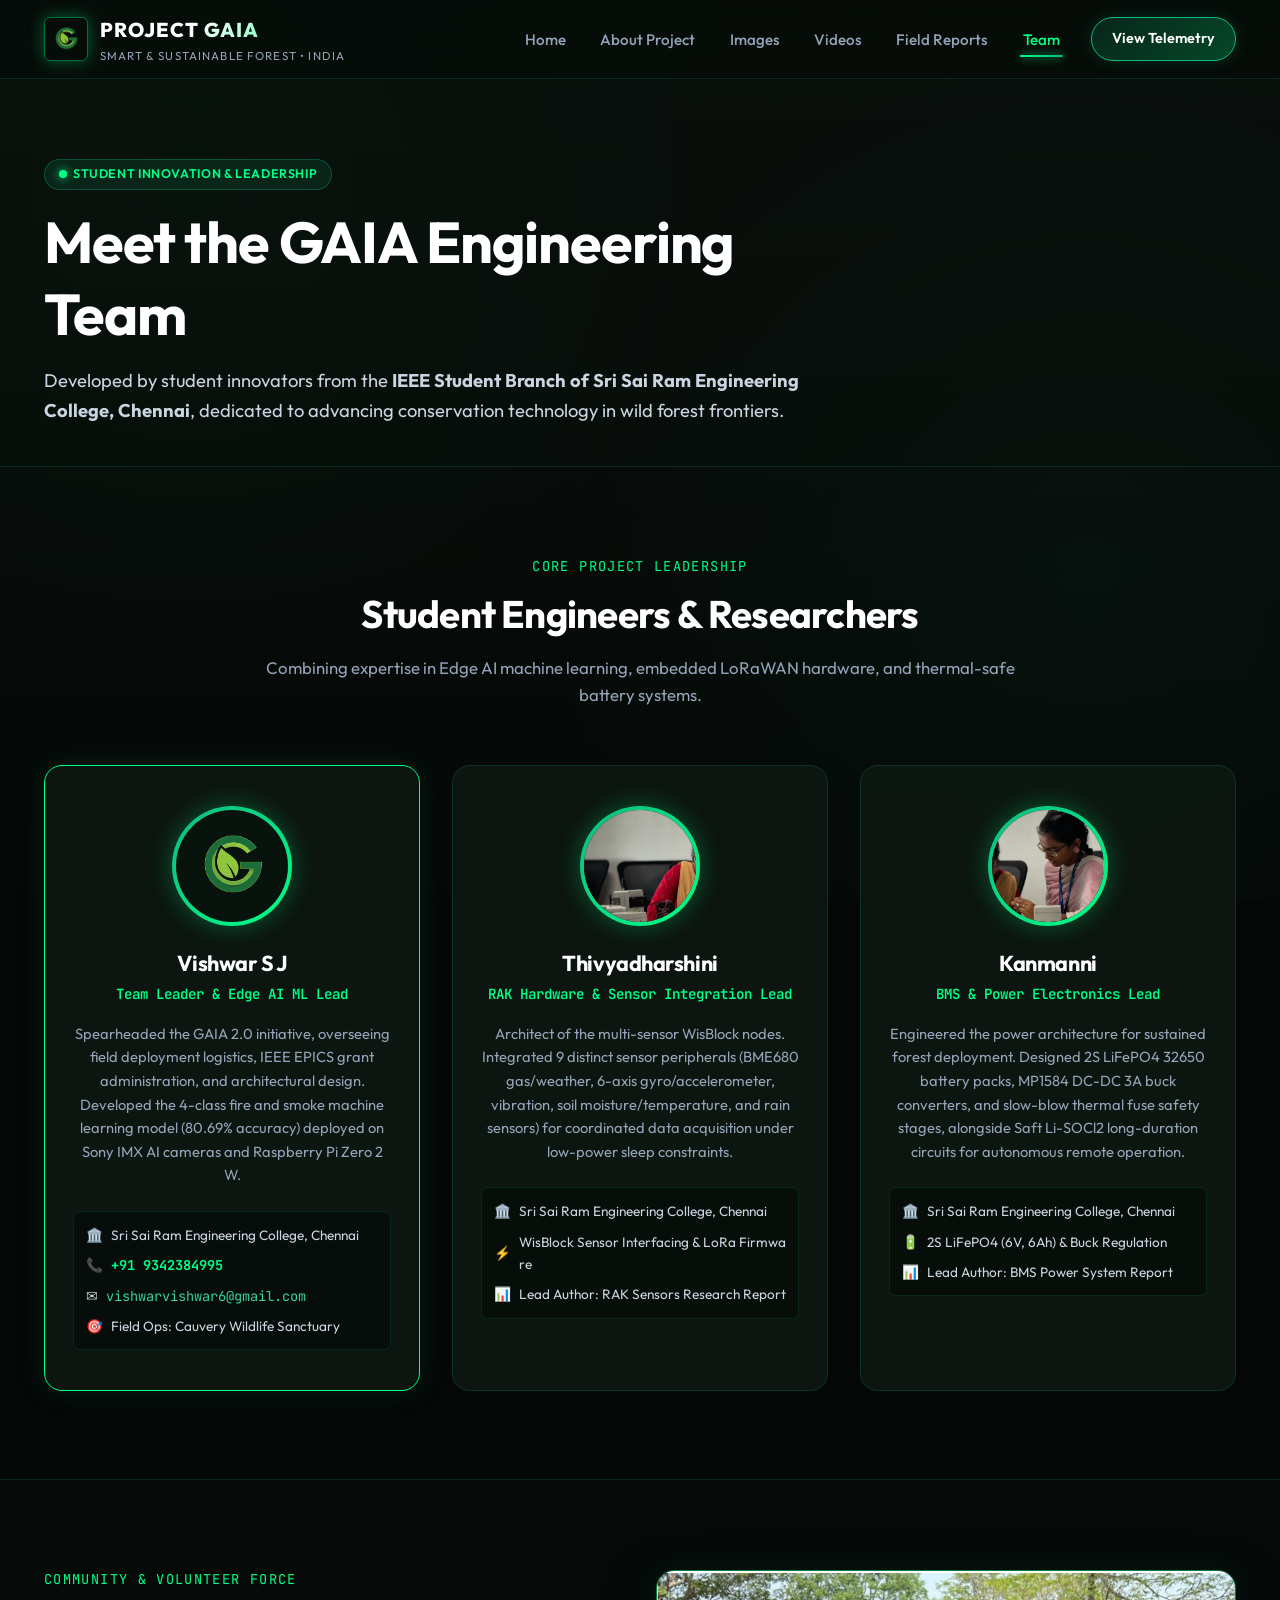
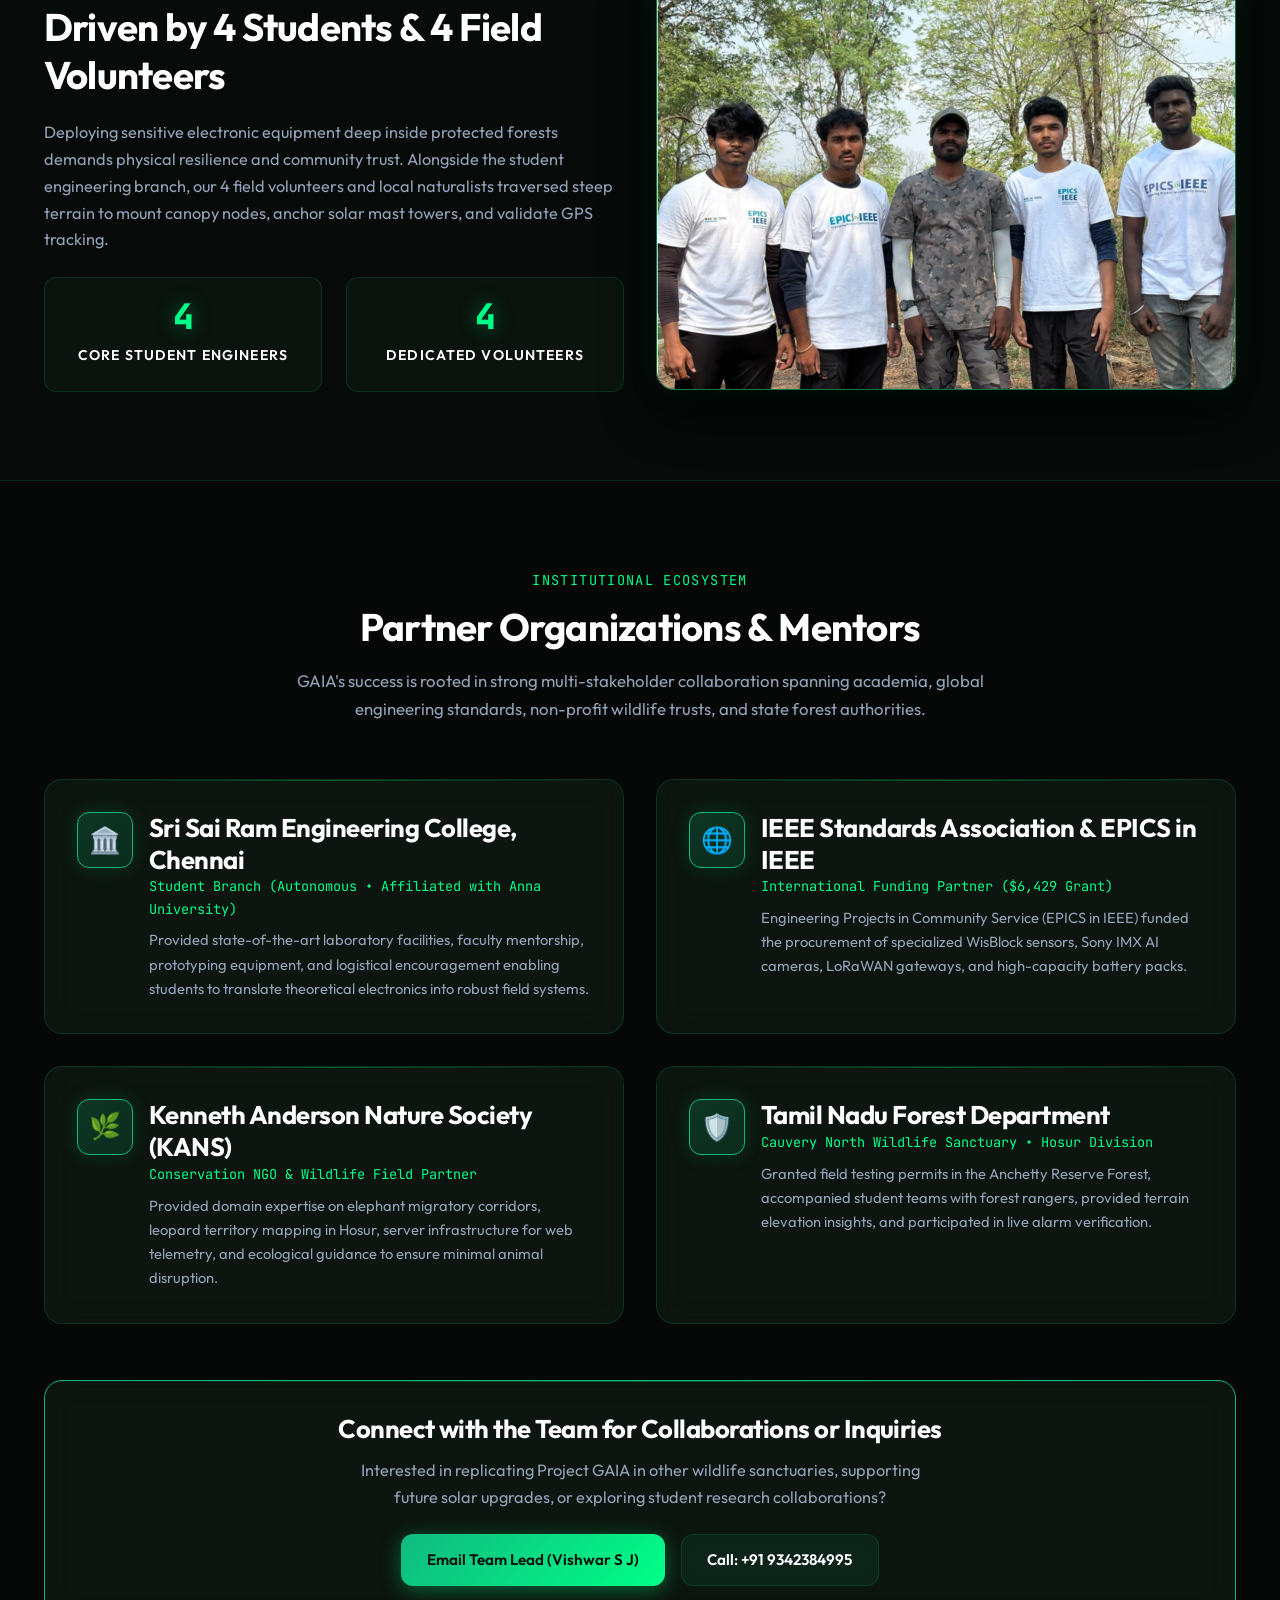
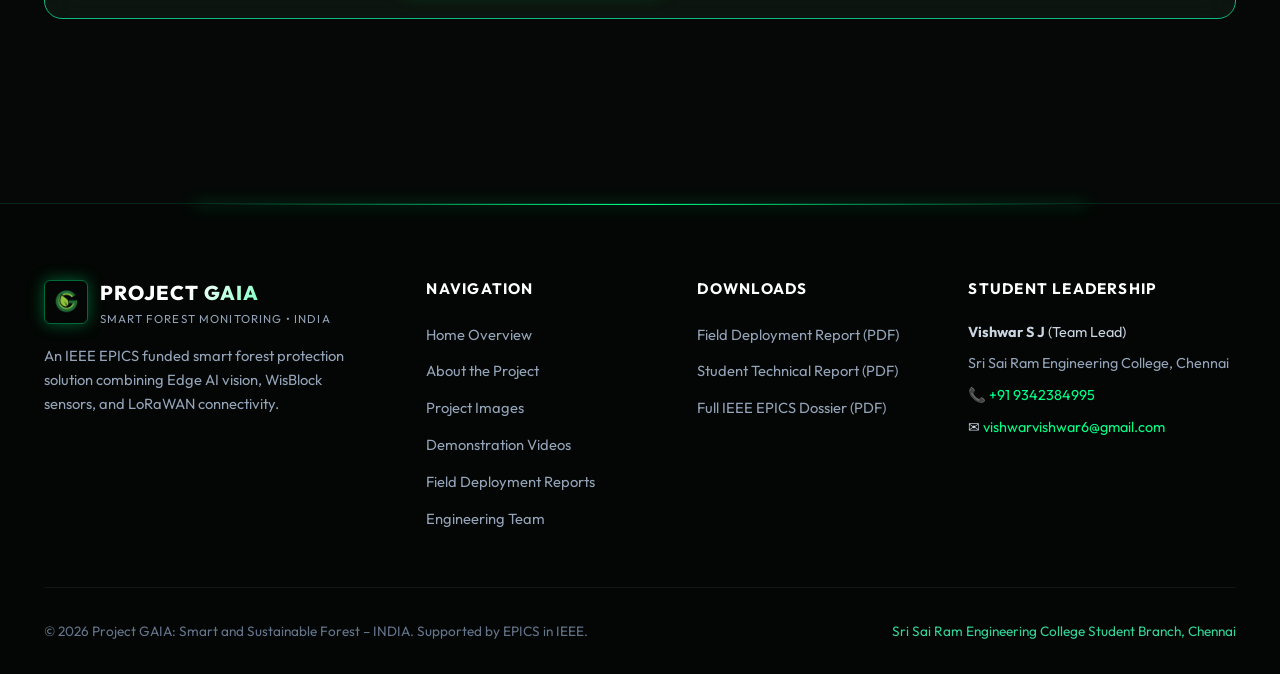
<file: team.html>
<!DOCTYPE html>
<html lang="en">
<head>
  <meta charset="UTF-8">
  <meta name="viewport" content="width=device-width, initial-scale=1.0">
  <title>Engineering Team & Leadership | Project GAIA 2.0</title>
  <meta name="description" content="Meet the engineering team behind Project GAIA from Sri Sai Ram Engineering College, Chennai, led by Vishwar S J. Supported by EPICS in IEEE, KANS, and Tamil Nadu Forest Department.">
  <link rel="icon" type="image/png" href="assets/images/logo.png">
  
  <link rel="preconnect" href="https://fonts.googleapis.com">
  <link rel="preconnect" href="https://fonts.gstatic.com" crossorigin>
  <link href="https://fonts.googleapis.com/css2?family=JetBrains+Mono:wght@400;600;700&family=Outfit:wght@400;500;600;700;800;900&display=swap" rel="stylesheet">
  
  <link rel="stylesheet" href="assets/css/style.css">
</head>
<body>

  <!-- Navigation Bar -->
  <header class="navbar">
    <div class="container nav-container">
      <a href="index.html" class="brand-link">
        <img src="assets/images/logo.png" alt="GAIA Logo" class="brand-logo-img">
        <div class="brand-text">
          <span class="brand-title">PROJECT GAIA</span>
          <span class="brand-subtitle">Smart & Sustainable Forest • India</span>
        </div>
      </a>

      <button class="mobile-toggle" id="mobileToggle" aria-label="Toggle Navigation">☰</button>

      <nav>
        <ul class="nav-menu" id="navMenu">
          <li><a href="index.html" class="nav-link">Home</a></li>
          <li><a href="about.html" class="nav-link">About Project</a></li>
          <li><a href="gallery.html" class="nav-link">Images</a></li>
          <li><a href="videos.html" class="nav-link">Videos</a></li>
          <li><a href="reports.html" class="nav-link">Field Reports</a></li>
          <li><a href="team.html" class="nav-link active">Team</a></li>
          <li><a href="reports.html" class="nav-cta-btn">View Telemetry</a></li>
        </ul>
      </nav>
    </div>
  </header>

  <!-- Page Header -->
  <section class="section" style="padding-top: 5rem; padding-bottom: 2.5rem; border-bottom: 1px solid var(--border-subtle); background: rgba(9, 15, 11, 0.5);">
    <div class="container">
      <div style="max-width: 800px;">
        <span class="badge-pill" style="margin-bottom: 1rem;">
          <span class="badge-pulse"></span>
          Student Innovation & Leadership
        </span>
        <h1 style="margin-bottom: 1rem;">Meet the GAIA Engineering Team</h1>
        <p style="font-size: 1.15rem; color: #cbd5e1;">
          Developed by student innovators from the <strong>IEEE Student Branch of Sri Sai Ram Engineering College, Chennai</strong>, dedicated to advancing conservation technology in wild forest frontiers.
        </p>
      </div>
    </div>
  </section>

  <!-- Team Leadership Section -->
  <section class="section">
    <div class="container">
      <div class="section-title-wrap">
        <span class="section-tag">Core Project Leadership</span>
        <h2 class="section-heading">Student Engineers & Researchers</h2>
        <p class="section-desc">
          Combining expertise in Edge AI machine learning, embedded LoRaWAN hardware, and thermal-safe battery systems.
        </p>
      </div>

      <div class="team-grid">
        
        <!-- Team Leader: Vishwar S J -->
        <div class="team-card" style="border-color: var(--accent-neon); box-shadow: 0 0 30px var(--accent-glow-subtle);">
          <div class="team-avatar-wrap">
            <img src="assets/images/logo.png" alt="Vishwar S J" class="team-avatar">
          </div>
          <h3 class="team-name">Vishwar S J</h3>
          <div class="team-role">Team Leader & Edge AI ML Lead</div>
          <p class="team-bio">
            Spearheaded the GAIA 2.0 initiative, overseeing field deployment logistics, IEEE EPICS grant administration, and architectural design. Developed the 4-class fire and smoke machine learning model (80.69% accuracy) deployed on Sony IMX AI cameras and Raspberry Pi Zero 2 W.
          </p>
          <div class="team-contact-list">
            <div class="team-contact-item">
              <span>🏛️</span>
              <span>Sri Sai Ram Engineering College, Chennai</span>
            </div>
            <div class="team-contact-item">
              <span>📞</span>
              <a href="tel:9342384995" style="color: var(--accent-neon); font-family: var(--font-mono); font-weight: bold;">+91 9342384995</a>
            </div>
            <div class="team-contact-item">
              <span>✉</span>
              <a href="mailto:vishwarvishwar6@gmail.com" style="color: var(--accent-light); font-family: var(--font-mono);">vishwarvishwar6@gmail.com</a>
            </div>
            <div class="team-contact-item">
              <span>🎯</span>
              <span>Field Ops: Cauvery Wildlife Sanctuary</span>
            </div>
          </div>
        </div>

        <!-- Hardware Lead: Thivyadharshini -->
        <div class="team-card">
          <div class="team-avatar-wrap">
            <img src="assets/images/team_lab_hardware.jpg" alt="Thivyadharshini" class="team-avatar" style="object-position: left;">
          </div>
          <h3 class="team-name">Thivyadharshini</h3>
          <div class="team-role">RAK Hardware & Sensor Integration Lead</div>
          <p class="team-bio">
            Architect of the multi-sensor WisBlock nodes. Integrated 9 distinct sensor peripherals (BME680 gas/weather, 6-axis gyro/accelerometer, vibration, soil moisture/temperature, and rain sensors) for coordinated data acquisition under low-power sleep constraints.
          </p>
          <div class="team-contact-list">
            <div class="team-contact-item">
              <span>🏛️</span>
              <span>Sri Sai Ram Engineering College, Chennai</span>
            </div>
            <div class="team-contact-item">
              <span>⚡</span>
              <span>WisBlock Sensor Interfacing & LoRa Firmware</span>
            </div>
            <div class="team-contact-item">
              <span>📊</span>
              <span>Lead Author: RAK Sensors Research Report</span>
            </div>
          </div>
        </div>

        <!-- BMS Lead: Kanmanni -->
        <div class="team-card">
          <div class="team-avatar-wrap">
            <img src="assets/images/team_lab_hardware.jpg" alt="Kanmanni" class="team-avatar" style="object-position: right;">
          </div>
          <h3 class="team-name">Kanmanni</h3>
          <div class="team-role">BMS & Power Electronics Lead</div>
          <p class="team-bio">
            Engineered the power architecture for sustained forest deployment. Designed 2S LiFePO4 32650 battery packs, MP1584 DC-DC 3A buck converters, and slow-blow thermal fuse safety stages, alongside Saft Li-SOCl2 long-duration circuits for autonomous remote operation.
          </p>
          <div class="team-contact-list">
            <div class="team-contact-item">
              <span>🏛️</span>
              <span>Sri Sai Ram Engineering College, Chennai</span>
            </div>
            <div class="team-contact-item">
              <span>🔋</span>
              <span>2S LiFePO4 (6V, 6Ah) & Buck Regulation</span>
            </div>
            <div class="team-contact-item">
              <span>📊</span>
              <span>Lead Author: BMS Power System Report</span>
            </div>
          </div>
        </div>

      </div>
    </div>
  </section>

  <!-- Team in Action Section -->
  <section class="section" style="background: rgba(8, 14, 10, 0.4); border-top: 1px solid var(--border-subtle); border-bottom: 1px solid var(--border-subtle);">
    <div class="container">
      <div class="grid-2" style="align-items: center;">
        <div>
          <span class="section-tag">Community & Volunteer Force</span>
          <h2 style="margin-bottom: 1.25rem;">Driven by 4 Students & 4 Field Volunteers</h2>
          <p style="margin-bottom: 1.25rem;">
            Deploying sensitive electronic equipment deep inside protected forests demands physical resilience and community trust. Alongside the student engineering branch, our 4 field volunteers and local naturalists traversed steep terrain to mount canopy nodes, anchor solar mast towers, and validate GPS tracking.
          </p>
          <div class="stat-grid" style="grid-template-columns: 1fr 1fr; margin-top: 1.5rem;">
            <div class="stat-card" style="padding: 1.2rem;">
              <div class="stat-number" style="font-size: 2.2rem;">4</div>
              <div class="stat-label">Core Student Engineers</div>
            </div>
            <div class="stat-card" style="padding: 1.2rem;">
              <div class="stat-number" style="font-size: 2.2rem;">4</div>
              <div class="stat-label">Dedicated Volunteers</div>
            </div>
          </div>
        </div>

        <div>
          <div class="hero-img-frame">
            <img src="assets/images/team_forest_field.jpg" alt="Full Team in Cauvery Wildlife Sanctuary">
          </div>
        </div>
      </div>
    </div>
  </section>

  <!-- Partner Organizations -->
  <section class="section">
    <div class="container">
      <div class="section-title-wrap">
        <span class="section-tag">Institutional Ecosystem</span>
        <h2 class="section-heading">Partner Organizations & Mentors</h2>
        <p class="section-desc">
          GAIA's success is rooted in strong multi-stakeholder collaboration spanning academia, global engineering standards, non-profit wildlife trusts, and state forest authorities.
        </p>
      </div>

      <div class="grid-2">
        <div class="glass-card">
          <div style="display: flex; gap: 1rem; align-items: flex-start;">
            <div class="feature-icon-box" style="flex-shrink: 0;">🏛️</div>
            <div>
              <h3>Sri Sai Ram Engineering College, Chennai</h3>
              <div style="color: var(--accent-neon); font-size: 0.85rem; font-family: var(--font-mono); margin-bottom: 0.5rem;">
                Student Branch (Autonomous • Affiliated with Anna University)
              </div>
              <p style="font-size: 0.92rem; color: var(--text-muted);">
                Provided state-of-the-art laboratory facilities, faculty mentorship, prototyping equipment, and logistical encouragement enabling students to translate theoretical electronics into robust field systems.
              </p>
            </div>
          </div>
        </div>

        <div class="glass-card">
          <div style="display: flex; gap: 1rem; align-items: flex-start;">
            <div class="feature-icon-box" style="flex-shrink: 0;">🌐</div>
            <div>
              <h3>IEEE Standards Association & EPICS in IEEE</h3>
              <div style="color: var(--accent-neon); font-size: 0.85rem; font-family: var(--font-mono); margin-bottom: 0.5rem;">
                International Funding Partner ($6,429 Grant)
              </div>
              <p style="font-size: 0.92rem; color: var(--text-muted);">
                Engineering Projects in Community Service (EPICS in IEEE) funded the procurement of specialized WisBlock sensors, Sony IMX AI cameras, LoRaWAN gateways, and high-capacity battery packs.
              </p>
            </div>
          </div>
        </div>

        <div class="glass-card">
          <div style="display: flex; gap: 1rem; align-items: flex-start;">
            <div class="feature-icon-box" style="flex-shrink: 0;">🌿</div>
            <div>
              <h3>Kenneth Anderson Nature Society (KANS)</h3>
              <div style="color: var(--accent-neon); font-size: 0.85rem; font-family: var(--font-mono); margin-bottom: 0.5rem;">
                Conservation NGO & Wildlife Field Partner
              </div>
              <p style="font-size: 0.92rem; color: var(--text-muted);">
                Provided domain expertise on elephant migratory corridors, leopard territory mapping in Hosur, server infrastructure for web telemetry, and ecological guidance to ensure minimal animal disruption.
              </p>
            </div>
          </div>
        </div>

        <div class="glass-card">
          <div style="display: flex; gap: 1rem; align-items: flex-start;">
            <div class="feature-icon-box" style="flex-shrink: 0;">🛡️</div>
            <div>
              <h3>Tamil Nadu Forest Department</h3>
              <div style="color: var(--accent-neon); font-size: 0.85rem; font-family: var(--font-mono); margin-bottom: 0.5rem;">
                Cauvery North Wildlife Sanctuary • Hosur Division
              </div>
              <p style="font-size: 0.92rem; color: var(--text-muted);">
                Granted field testing permits in the Anchetty Reserve Forest, accompanied student teams with forest rangers, provided terrain elevation insights, and participated in live alarm verification.
              </p>
            </div>
          </div>
        </div>
      </div>

      <!-- Contact Banner -->
      <div class="glass-card" style="margin-top: 3.5rem; text-align: center; border-color: var(--accent-primary);">
        <h3 style="color: #ffffff; margin-bottom: 0.75rem;">Connect with the Team for Collaborations or Inquiries</h3>
        <p style="color: var(--text-muted); max-width: 600px; margin: 0 auto 1.5rem auto;">
          Interested in replicating Project GAIA in other wildlife sanctuaries, supporting future solar upgrades, or exploring student research collaborations?
        </p>
        <div style="display: flex; justify-content: center; gap: 1rem; flex-wrap: wrap;">
          <a href="mailto:vishwarvishwar6@gmail.com" class="btn btn-primary">
            Email Team Lead (Vishwar S J)
          </a>
          <a href="tel:9342384995" class="btn btn-secondary">
            Call: +91 9342384995
          </a>
        </div>
      </div>

    </div>
  </section>

  <!-- Footer -->
  <footer class="footer">
    <div class="container">
      <div class="footer-grid">
        <div>
          <div class="brand-link">
            <img src="assets/images/logo.png" alt="GAIA Logo" class="brand-logo-img">
            <div class="brand-text">
              <span class="brand-title">PROJECT GAIA</span>
              <span class="brand-subtitle">Smart Forest Monitoring • India</span>
            </div>
          </div>
          <p class="footer-brand-desc">
            An IEEE EPICS funded smart forest protection solution combining Edge AI vision, WisBlock sensors, and LoRaWAN connectivity.
          </p>
        </div>

        <div>
          <div class="footer-col-title">Navigation</div>
          <ul class="footer-links">
            <li><a href="index.html">Home Overview</a></li>
            <li><a href="about.html">About the Project</a></li>
            <li><a href="gallery.html">Project Images</a></li>
            <li><a href="videos.html">Demonstration Videos</a></li>
            <li><a href="reports.html">Field Deployment Reports</a></li>
            <li><a href="team.html">Engineering Team</a></li>
          </ul>
        </div>

        <div>
          <div class="footer-col-title">Downloads</div>
          <ul class="footer-links">
            <li><a href="assets/docs/GAIA_Field_Deployment_Report.pdf" download>Field Deployment Report (PDF)</a></li>
            <li><a href="assets/docs/GAIA_Students_Report.pdf" download>Student Technical Report (PDF)</a></li>
            <li><a href="assets/docs/REPORT-IEEE-GAIA.pdf" download>Full IEEE EPICS Dossier (PDF)</a></li>
          </ul>
        </div>

        <div>
          <div class="footer-col-title">Student Leadership</div>
          <div style="font-size: 0.9rem; color: #cbd5e1; display: flex; flex-direction: column; gap: 0.5rem;">
            <div><strong>Vishwar S J</strong> (Team Lead)</div>
            <div style="color: var(--text-muted);">Sri Sai Ram Engineering College, Chennai</div>
            <div>📞 <a href="tel:9342384995" style="color: var(--accent-neon);">+91 9342384995</a></div>
            <div>✉ <a href="mailto:vishwarvishwar6@gmail.com" style="color: var(--accent-neon);">vishwarvishwar6@gmail.com</a></div>
          </div>
        </div>
      </div>

      <div class="footer-bottom">
        <div>&copy; 2026 Project GAIA: Smart and Sustainable Forest – INDIA. Supported by EPICS in IEEE.</div>
        <div style="color: var(--accent-light);">Sri Sai Ram Engineering College Student Branch, Chennai</div>
      </div>
    </div>
  </footer>

  <script src="assets/js/main.js"></script>
</body>
</html>
</file>
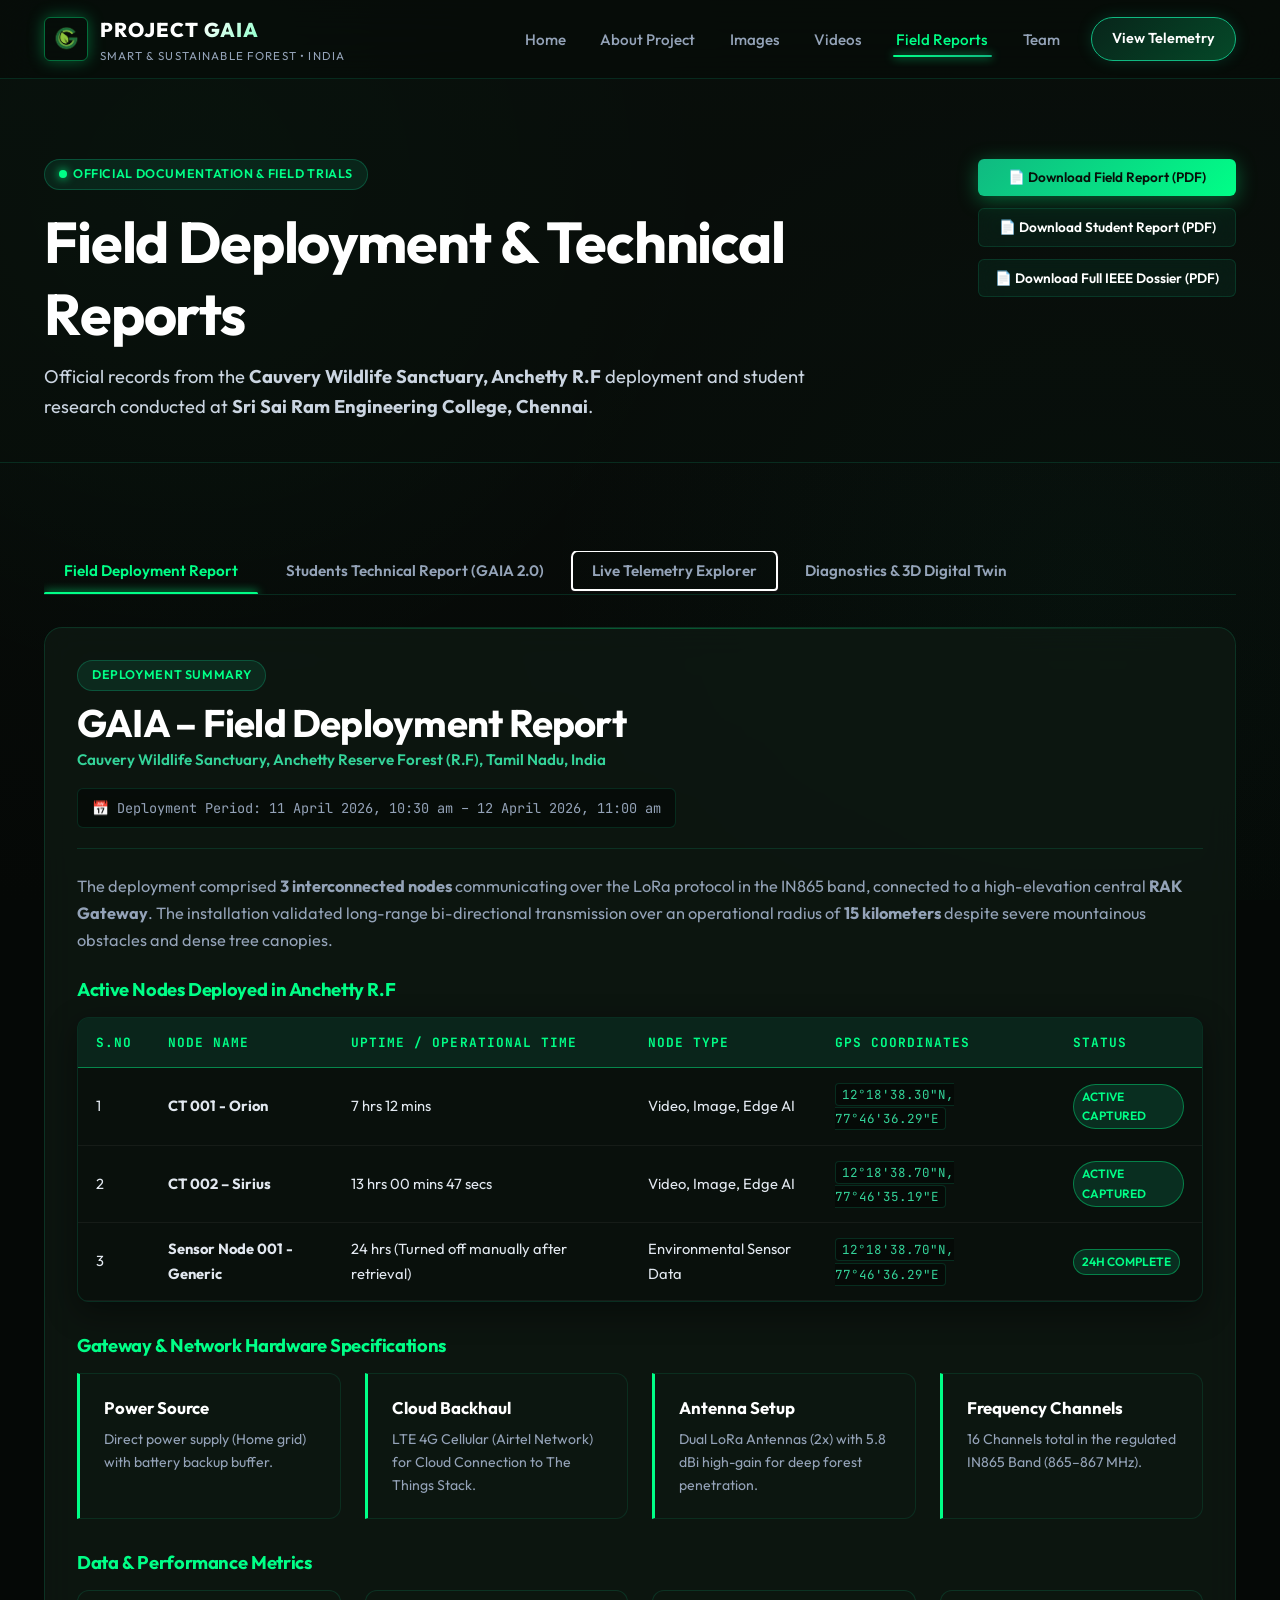
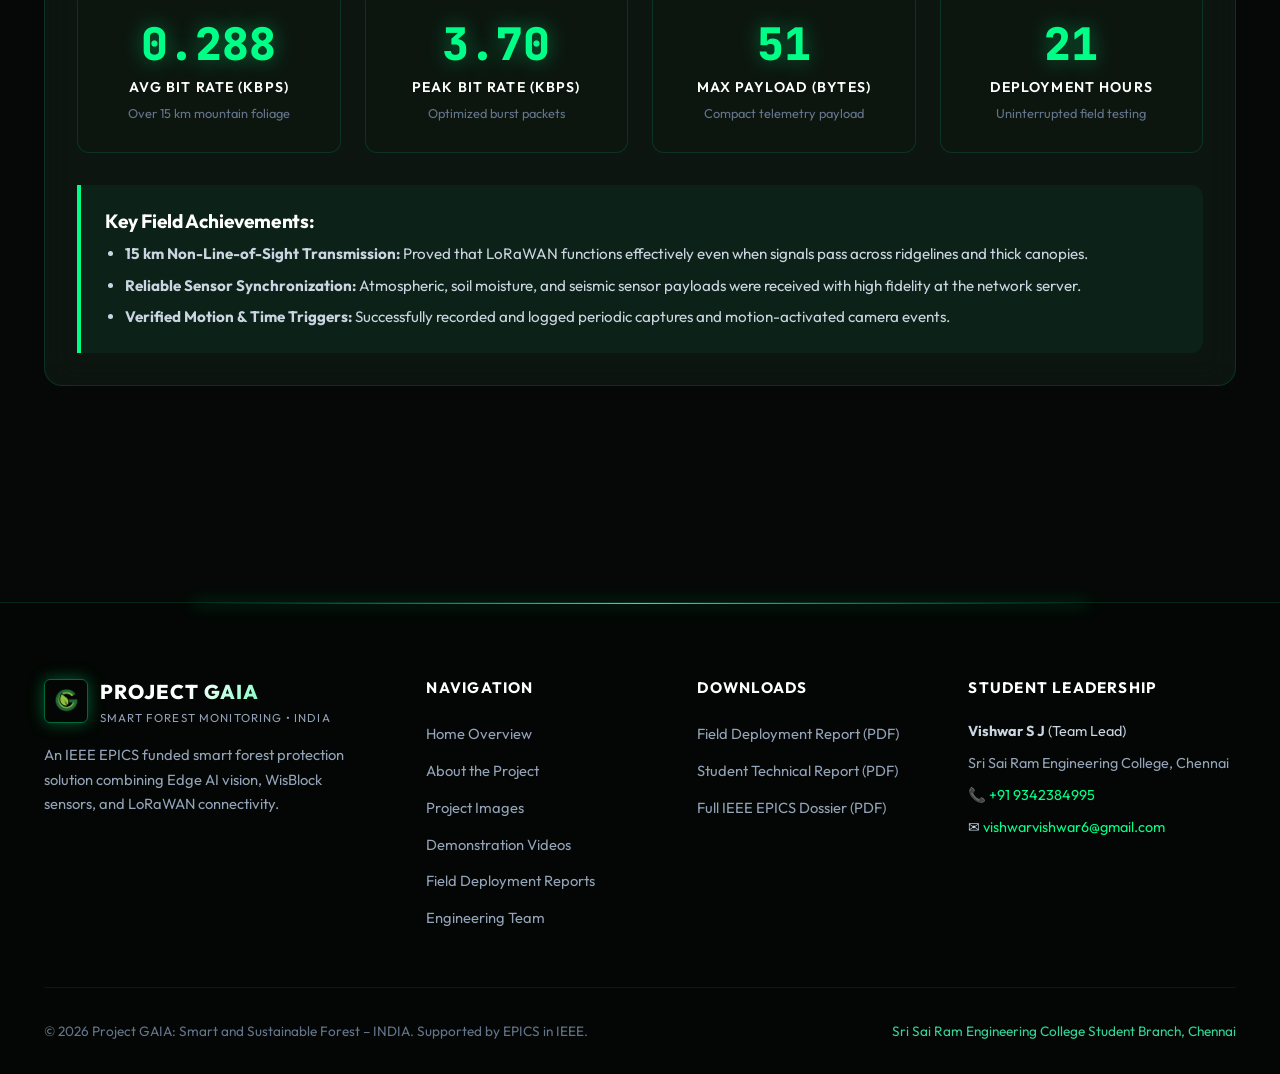
<file: telemetry.html>
<!DOCTYPE html>
<html lang="en">
<head>
  <meta charset="UTF-8">
  <meta http-equiv="refresh" content="0; url=reports.html#telemetry">
  <title>Redirecting to Telemetry Explorer...</title>
  <script>
    window.location.href = "reports.html#telemetry";
  </script>
</head>
<body style="background: #050806; color: #00ff87; font-family: sans-serif; display: flex; align-items: center; justify-content: center; height: 100vh;">
  <p>Redirecting to <a href="reports.html#telemetry" style="color: #00ff87;">Project GAIA Field Telemetry Explorer</a>...</p>
</body>
</html>
</file>
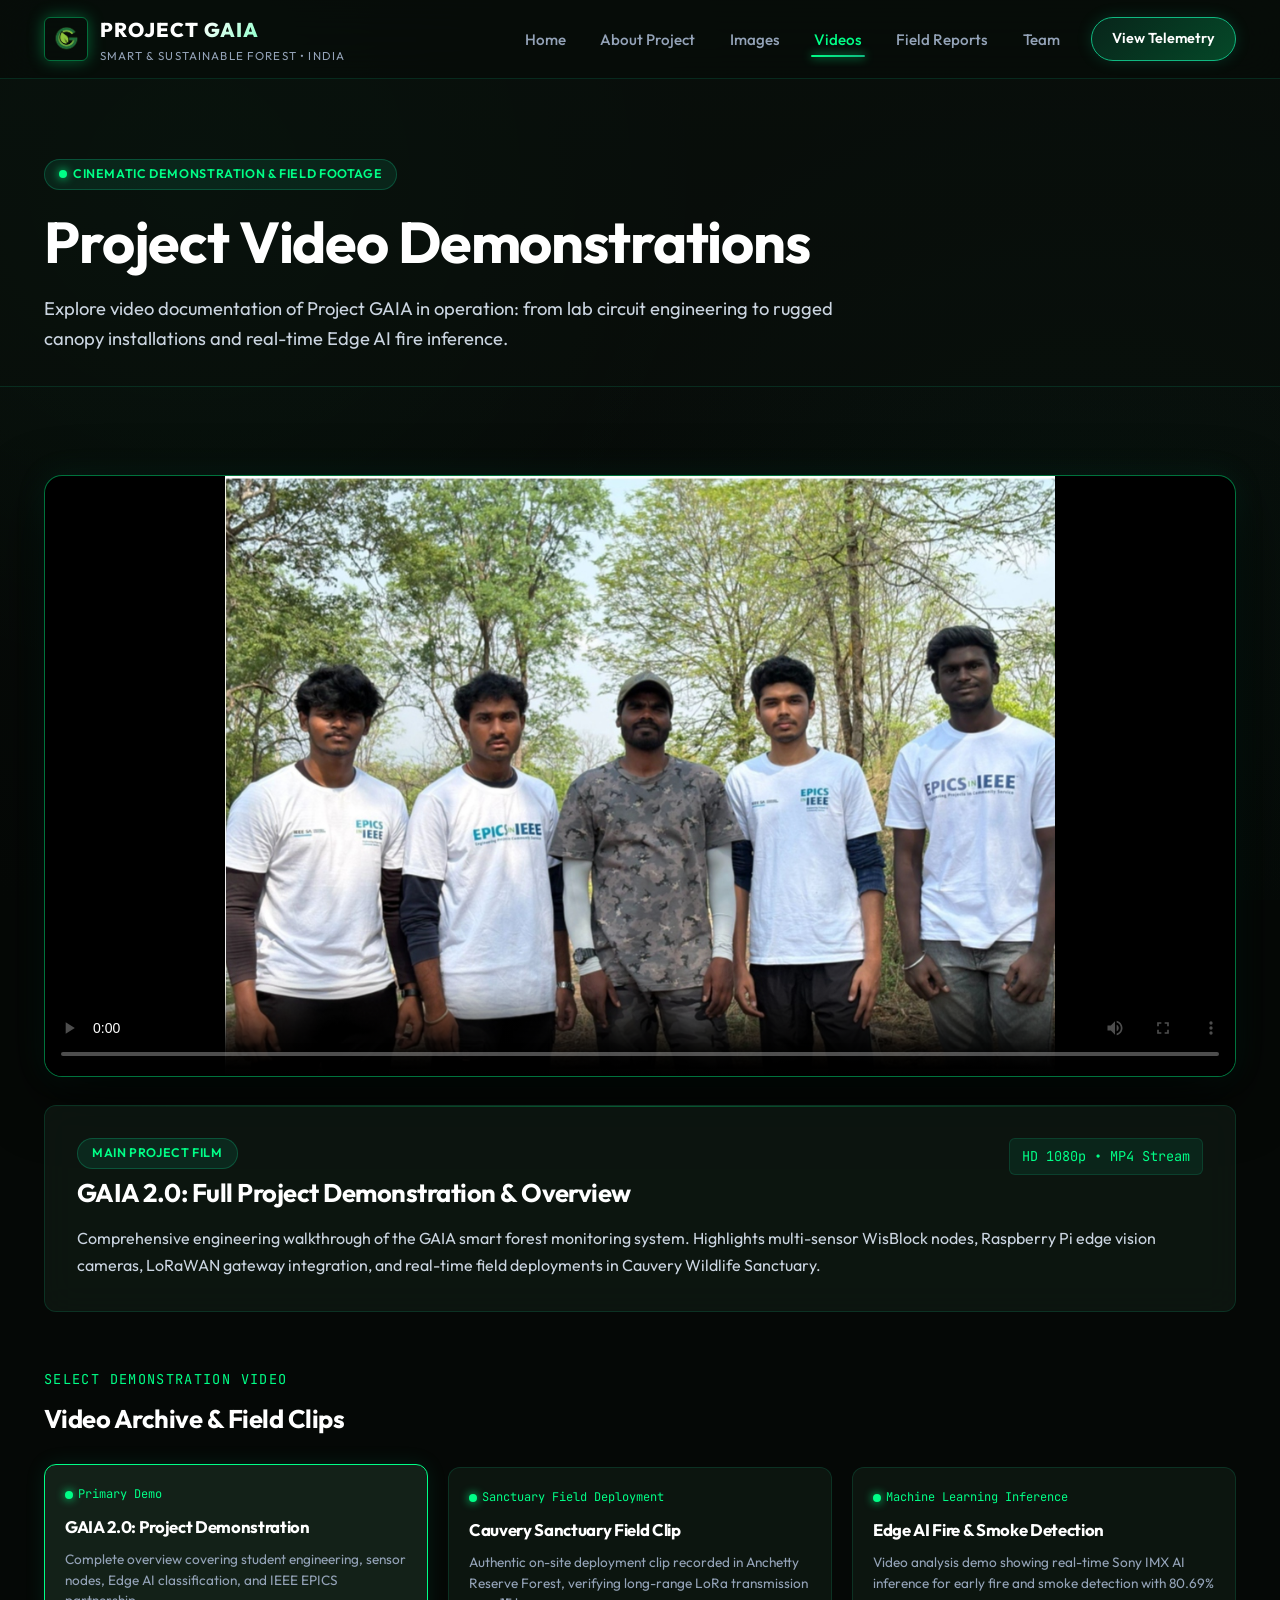
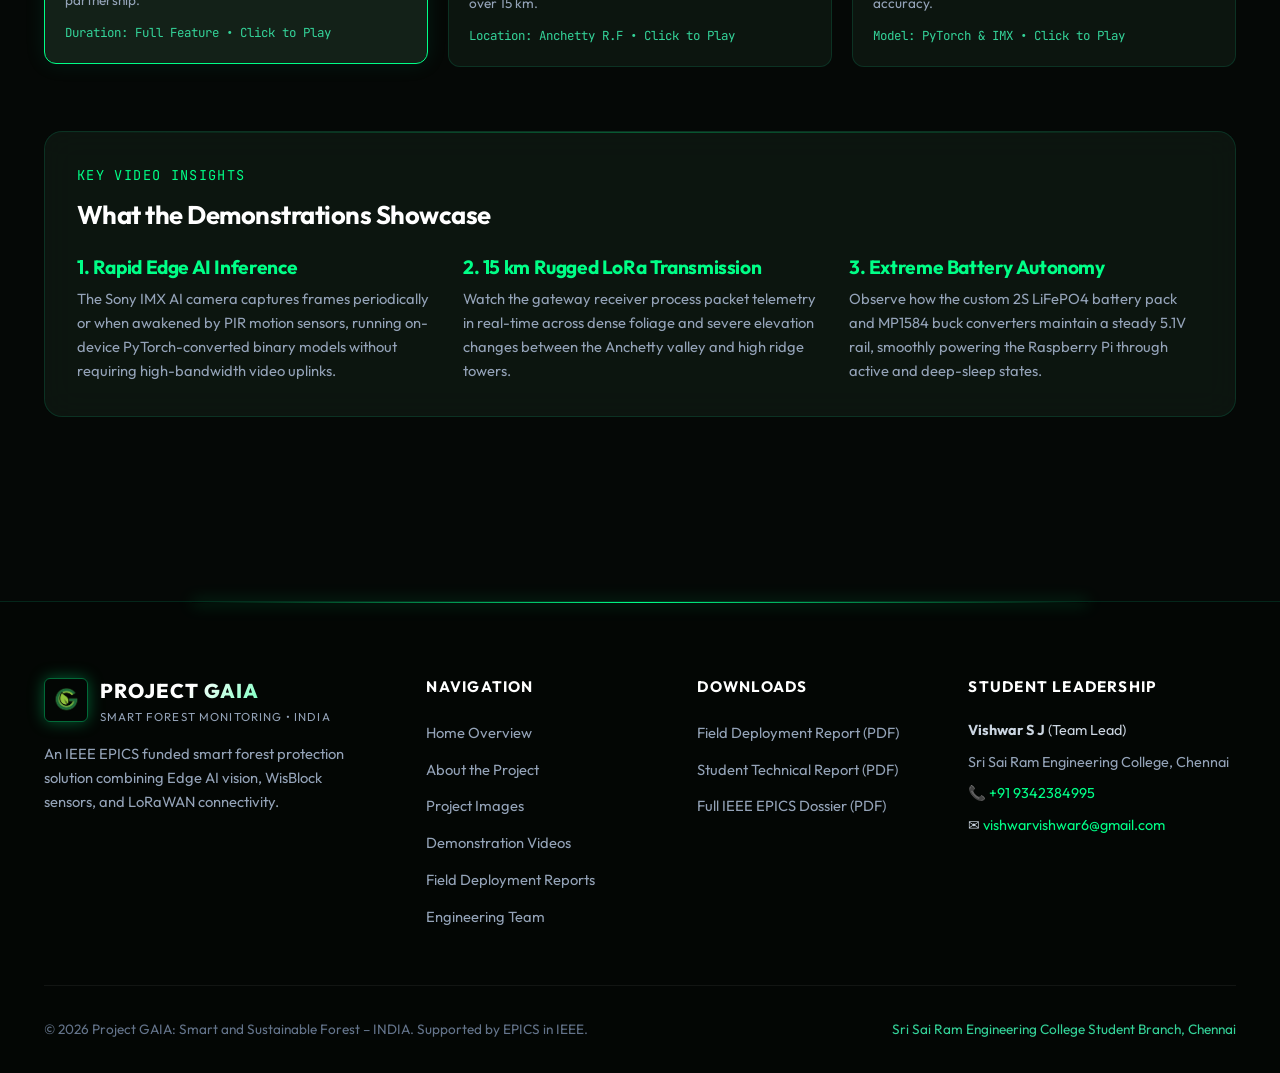
<file: videos.html>
<!DOCTYPE html>
<html lang="en">
<head>
  <meta charset="UTF-8">
  <meta name="viewport" content="width=device-width, initial-scale=1.0">
  <title>Project GAIA Videos | Demonstration & Field Deployment Films</title>
  <meta name="description" content="Watch Project GAIA video demonstrations: full engineering walkthrough, field deployment in Cauvery Wildlife Sanctuary, and Edge AI fire detection trials.">
  <link rel="icon" type="image/png" href="assets/images/logo.png">
  
  <link rel="preconnect" href="https://fonts.googleapis.com">
  <link rel="preconnect" href="https://fonts.gstatic.com" crossorigin>
  <link href="https://fonts.googleapis.com/css2?family=JetBrains+Mono:wght@400;600;700&family=Outfit:wght@400;500;600;700;800;900&display=swap" rel="stylesheet">
  
  <link rel="stylesheet" href="assets/css/style.css">
</head>
<body>

  <!-- Navigation Bar -->
  <header class="navbar">
    <div class="container nav-container">
      <a href="index.html" class="brand-link">
        <img src="assets/images/logo.png" alt="GAIA Logo" class="brand-logo-img">
        <div class="brand-text">
          <span class="brand-title">PROJECT GAIA</span>
          <span class="brand-subtitle">Smart & Sustainable Forest • India</span>
        </div>
      </a>

      <button class="mobile-toggle" id="mobileToggle" aria-label="Toggle Navigation">☰</button>

      <nav>
        <ul class="nav-menu" id="navMenu">
          <li><a href="index.html" class="nav-link">Home</a></li>
          <li><a href="about.html" class="nav-link">About Project</a></li>
          <li><a href="gallery.html" class="nav-link">Images</a></li>
          <li><a href="videos.html" class="nav-link active">Videos</a></li>
          <li><a href="reports.html" class="nav-link">Field Reports</a></li>
          <li><a href="team.html" class="nav-link">Team</a></li>
          <li><a href="reports.html" class="nav-cta-btn">View Telemetry</a></li>
        </ul>
      </nav>
    </div>
  </header>

  <!-- Page Header -->
  <section class="section" style="padding-top: 5rem; padding-bottom: 2rem; border-bottom: 1px solid var(--border-subtle); background: rgba(9, 15, 11, 0.5);">
    <div class="container">
      <div style="max-width: 800px;">
        <span class="badge-pill" style="margin-bottom: 1rem;">
          <span class="badge-pulse"></span>
          Cinematic Demonstration & Field Footage
        </span>
        <h1 style="margin-bottom: 1rem;">Project Video Demonstrations</h1>
        <p style="font-size: 1.15rem; color: #cbd5e1;">
          Explore video documentation of Project GAIA in operation: from lab circuit engineering to rugged canopy installations and real-time Edge AI fire inference.
        </p>
      </div>
    </div>
  </section>

  <!-- Main Video Showcase -->
  <section class="section">
    <div class="container">
      <div class="video-showcase-wrap">
        <video 
          id="mainVideo" 
          class="main-video-player" 
          controls 
          preload="metadata" 
          poster="assets/images/team_forest_field.jpg">
          <source src="assets/videos/gaia_project_video.mp4" type="video/mp4">
          Your browser does not support the video tag.
        </video>
      </div>

      <!-- Video Meta Details -->
      <div class="glass-card" style="margin-top: 1.75rem; border-radius: var(--radius-md);">
        <div style="display: flex; justify-content: space-between; align-items: flex-start; flex-wrap: wrap; gap: 1rem; margin-bottom: 1rem;">
          <div>
            <span class="badge-pill" id="currentVideoBadge" style="margin-bottom: 0.5rem;">Main Project Film</span>
            <h2 id="currentVideoTitle" style="font-size: 1.6rem; color: #ffffff;">GAIA 2.0: Full Project Demonstration & Overview</h2>
          </div>
          <div style="font-family: var(--font-mono); font-size: 0.85rem; color: var(--accent-neon); background: rgba(16, 185, 129, 0.1); padding: 6px 12px; border-radius: var(--radius-sm); border: 1px solid var(--border-subtle);">
            HD 1080p • MP4 Stream
          </div>
        </div>
        <p id="currentVideoDesc" style="color: #cbd5e1; font-size: 1rem; line-height: 1.7;">
          Comprehensive engineering walkthrough of the GAIA smart forest monitoring system. Highlights multi-sensor WisBlock nodes, Raspberry Pi edge vision cameras, LoRaWAN gateway integration, and real-time field deployments in Cauvery Wildlife Sanctuary.
        </p>
      </div>

      <!-- Playlist Selection -->
      <div style="margin-top: 3.5rem;">
        <span class="section-tag">Select Demonstration Video</span>
        <h3 style="margin-bottom: 1.5rem;">Video Archive & Field Clips</h3>

        <div class="video-playlist-grid">
          <!-- Card 1 -->
          <div class="video-thumb-card active" data-video-key="gaia_project_video">
            <div class="video-card-badge">
              <span class="badge-pulse"></span>
              <span>Primary Demo</span>
            </div>
            <h4 style="color: #ffffff; font-size: 1.05rem;">GAIA 2.0: Project Demonstration</h4>
            <p style="font-size: 0.85rem; color: var(--text-muted); line-height: 1.5;">
              Complete overview covering student engineering, sensor nodes, Edge AI classification, and IEEE EPICS partnership.
            </p>
            <div style="font-family: var(--font-mono); font-size: 0.78rem; color: var(--accent-light);">
              Duration: Full Feature • Click to Play
            </div>
          </div>

          <!-- Card 2 -->
          <div class="video-thumb-card" data-video-key="gaia_field_clip">
            <div class="video-card-badge">
              <span class="badge-pulse"></span>
              <span>Sanctuary Field Deployment</span>
            </div>
            <h4 style="color: #ffffff; font-size: 1.05rem;">Cauvery Sanctuary Field Clip</h4>
            <p style="font-size: 0.85rem; color: var(--text-muted); line-height: 1.5;">
              Authentic on-site deployment clip recorded in Anchetty Reserve Forest, verifying long-range LoRa transmission over 15 km.
            </p>
            <div style="font-family: var(--font-mono); font-size: 0.78rem; color: var(--accent-light);">
              Location: Anchetty R.F • Click to Play
            </div>
          </div>

          <!-- Card 3 -->
          <div class="video-thumb-card" data-video-key="wildfire">
            <div class="video-card-badge">
              <span class="badge-pulse"></span>
              <span>Machine Learning Inference</span>
            </div>
            <h4 style="color: #ffffff; font-size: 1.05rem;">Edge AI Fire & Smoke Detection</h4>
            <p style="font-size: 0.85rem; color: var(--text-muted); line-height: 1.5;">
              Video analysis demo showing real-time Sony IMX AI inference for early fire and smoke detection with 80.69% accuracy.
            </p>
            <div style="font-family: var(--font-mono); font-size: 0.78rem; color: var(--accent-light);">
              Model: PyTorch & IMX • Click to Play
            </div>
          </div>
        </div>
      </div>

      <!-- Technical Breakdown of the Footage -->
      <div class="glass-card" style="margin-top: 4rem;">
        <span class="section-tag">Key Video Insights</span>
        <h3 style="margin-bottom: 1.5rem;">What the Demonstrations Showcase</h3>

        <div class="grid-3">
          <div>
            <h4 style="color: var(--accent-neon); margin-bottom: 0.5rem;">1. Rapid Edge AI Inference</h4>
            <p style="font-size: 0.92rem; color: var(--text-muted);">
              The Sony IMX AI camera captures frames periodically or when awakened by PIR motion sensors, running on-device PyTorch-converted binary models without requiring high-bandwidth video uplinks.
            </p>
          </div>

          <div>
            <h4 style="color: var(--accent-neon); margin-bottom: 0.5rem;">2. 15 km Rugged LoRa Transmission</h4>
            <p style="font-size: 0.92rem; color: var(--text-muted);">
              Watch the gateway receiver process packet telemetry in real-time across dense foliage and severe elevation changes between the Anchetty valley and high ridge towers.
            </p>
          </div>

          <div>
            <h4 style="color: var(--accent-neon); margin-bottom: 0.5rem;">3. Extreme Battery Autonomy</h4>
            <p style="font-size: 0.92rem; color: var(--text-muted);">
              Observe how the custom 2S LiFePO4 battery pack and MP1584 buck converters maintain a steady 5.1V rail, smoothly powering the Raspberry Pi through active and deep-sleep states.
            </p>
          </div>
        </div>
      </div>

    </div>
  </section>

  <!-- Footer -->
  <footer class="footer">
    <div class="container">
      <div class="footer-grid">
        <div>
          <div class="brand-link">
            <img src="assets/images/logo.png" alt="GAIA Logo" class="brand-logo-img">
            <div class="brand-text">
              <span class="brand-title">PROJECT GAIA</span>
              <span class="brand-subtitle">Smart Forest Monitoring • India</span>
            </div>
          </div>
          <p class="footer-brand-desc">
            An IEEE EPICS funded smart forest protection solution combining Edge AI vision, WisBlock sensors, and LoRaWAN connectivity.
          </p>
        </div>

        <div>
          <div class="footer-col-title">Navigation</div>
          <ul class="footer-links">
            <li><a href="index.html">Home Overview</a></li>
            <li><a href="about.html">About the Project</a></li>
            <li><a href="gallery.html">Project Images</a></li>
            <li><a href="videos.html">Demonstration Videos</a></li>
            <li><a href="reports.html">Field Deployment Reports</a></li>
            <li><a href="team.html">Engineering Team</a></li>
          </ul>
        </div>

        <div>
          <div class="footer-col-title">Downloads</div>
          <ul class="footer-links">
            <li><a href="assets/docs/GAIA_Field_Deployment_Report.pdf" download>Field Deployment Report (PDF)</a></li>
            <li><a href="assets/docs/GAIA_Students_Report.pdf" download>Student Technical Report (PDF)</a></li>
            <li><a href="assets/docs/REPORT-IEEE-GAIA.pdf" download>Full IEEE EPICS Dossier (PDF)</a></li>
          </ul>
        </div>

        <div>
          <div class="footer-col-title">Student Leadership</div>
          <div style="font-size: 0.9rem; color: #cbd5e1; display: flex; flex-direction: column; gap: 0.5rem;">
            <div><strong>Vishwar S J</strong> (Team Lead)</div>
            <div style="color: var(--text-muted);">Sri Sai Ram Engineering College, Chennai</div>
            <div>📞 <a href="tel:9342384995" style="color: var(--accent-neon);">+91 9342384995</a></div>
            <div>✉ <a href="mailto:vishwarvishwar6@gmail.com" style="color: var(--accent-neon);">vishwarvishwar6@gmail.com</a></div>
          </div>
        </div>
      </div>

      <div class="footer-bottom">
        <div>&copy; 2026 Project GAIA: Smart and Sustainable Forest – INDIA. Supported by EPICS in IEEE.</div>
        <div style="color: var(--accent-light);">Sri Sai Ram Engineering College Student Branch, Chennai</div>
      </div>
    </div>
  </footer>

  <script src="assets/js/main.js"></script>
  <script src="assets/js/video.js"></script>
</body>
</html>
</file>
<file: assets/css/style.css>
/* ==========================================================================
   GAIA 2.0: SMART AND SUSTAINABLE FOREST - INDIA
   Design System: Black & Emerald / Cyber Green Modern Dark Theme
   ========================================================================== */

:root {
  --bg-darkest: #050806;
  --bg-primary: #0a0f0c;
  --bg-secondary: #0f1712;
  --bg-tertiary: #14221a;
  --bg-card: rgba(15, 26, 19, 0.75);
  --bg-card-hover: rgba(22, 38, 28, 0.85);
  --bg-glass: rgba(10, 20, 14, 0.65);
  
  --accent-primary: #10b981;       /* Emerald */
  --accent-neon: #00ff87;          /* Cyber Green */
  --accent-light: #34d399;         /* Mint */
  --accent-muted: #059669;
  --accent-glow: rgba(0, 255, 135, 0.25);
  --accent-glow-subtle: rgba(16, 185, 129, 0.12);
  
  --text-main: #f3fdf6;
  --text-muted: #94a3b8;
  --text-dim: #64748b;
  --text-highlight: #a7f3d0;
  
  --border-subtle: rgba(16, 185, 129, 0.18);
  --border-active: rgba(0, 255, 135, 0.45);
  --border-glass: rgba(255, 255, 255, 0.08);

  --font-sans: 'Outfit', 'Inter', -apple-system, BlinkMacSystemFont, "Segoe UI", Roboto, sans-serif;
  --font-mono: 'JetBrains Mono', 'SFMono-Regular', Consolas, 'Liberation Mono', Menlo, monospace;

  --transition-fast: 0.2s cubic-bezier(0.4, 0, 0.2, 1);
  --transition-smooth: 0.35s cubic-bezier(0.16, 1, 0.3, 1);
  --radius-sm: 6px;
  --radius-md: 12px;
  --radius-lg: 18px;
  --radius-full: 9999px;
  
  --container-max: 1240px;
}

/* Reset & Box Sizing */
*, *::before, *::after {
  box-sizing: border-box;
  margin: 0;
  padding: 0;
}

html {
  scroll-behavior: smooth;
  color-scheme: dark;
}

body {
  font-family: var(--font-sans);
  background-color: var(--bg-darkest);
  color: var(--text-main);
  line-height: 1.65;
  min-height: 100vh;
  overflow-x: hidden;
  position: relative;
  background-image: 
    radial-gradient(circle at 15% 20%, rgba(0, 255, 135, 0.04) 0%, transparent 40%),
    radial-gradient(circle at 85% 65%, rgba(16, 185, 129, 0.04) 0%, transparent 45%),
    linear-gradient(rgba(10, 15, 12, 0.95), rgba(5, 8, 6, 0.98)),
    repeating-linear-gradient(0deg, transparent, transparent 40px, rgba(16, 185, 129, 0.015) 40px, rgba(16, 185, 129, 0.015) 41px),
    repeating-linear-gradient(90deg, transparent, transparent 40px, rgba(16, 185, 129, 0.015) 40px, rgba(16, 185, 129, 0.015) 41px);
  background-attachment: fixed;
}

/* Typography Helpers */
h1, h2, h3, h4, h5, h6 {
  font-weight: 700;
  color: #ffffff;
  line-height: 1.25;
  letter-spacing: -0.02em;
}

h1 { font-size: clamp(2.4rem, 4.5vw, 3.8rem); }
h2 { font-size: clamp(1.8rem, 3vw, 2.5rem); }
h3 { font-size: clamp(1.3rem, 2vw, 1.7rem); }
h4 { font-size: 1.2rem; }

p {
  color: var(--text-muted);
  font-size: 1.02rem;
}

a {
  color: var(--accent-light);
  text-decoration: none;
  transition: color var(--transition-fast);
}

a:hover {
  color: var(--accent-neon);
}

/* Container */
.container {
  width: 100%;
  max-width: var(--container-max);
  margin-left: auto;
  margin-right: auto;
  padding-left: 1.5rem;
  padding-right: 1.5rem;
}

/* Navigation Bar */
.navbar {
  position: sticky;
  top: 0;
  z-index: 1000;
  background: rgba(7, 12, 9, 0.85);
  backdrop-filter: blur(20px);
  -webkit-backdrop-filter: blur(20px);
  border-bottom: 1px solid var(--border-subtle);
  transition: all var(--transition-smooth);
}

.navbar.scrolled {
  background: rgba(5, 8, 6, 0.95);
  box-shadow: 0 10px 30px rgba(0, 0, 0, 0.5), 0 0 15px var(--accent-glow-subtle);
}

.nav-container {
  display: flex;
  align-items: center;
  justify-content: space-between;
  height: 78px;
}

.brand-link {
  display: flex;
  align-items: center;
  gap: 12px;
  color: #ffffff;
  text-decoration: none;
}

.brand-logo-img {
  width: 44px;
  height: 44px;
  border-radius: var(--radius-sm);
  object-fit: cover;
  box-shadow: 0 0 16px rgba(0, 255, 135, 0.35);
  border: 1px solid rgba(0, 255, 135, 0.4);
}

.brand-text {
  display: flex;
  flex-direction: column;
}

.brand-title {
  font-size: 1.25rem;
  font-weight: 800;
  letter-spacing: 0.05em;
  background: linear-gradient(135deg, #ffffff 40%, var(--accent-neon) 100%);
  -webkit-background-clip: text;
  -webkit-text-fill-color: transparent;
}

.brand-subtitle {
  font-size: 0.72rem;
  color: var(--text-muted);
  text-transform: uppercase;
  letter-spacing: 0.1em;
}

.nav-menu {
  display: flex;
  align-items: center;
  gap: 1.75rem;
  list-style: none;
}

.nav-link {
  position: relative;
  font-size: 0.95rem;
  font-weight: 500;
  color: var(--text-muted);
  padding: 0.5rem 0.2rem;
  transition: color var(--transition-fast);
}

.nav-link:hover,
.nav-link.active {
  color: var(--accent-neon);
}

.nav-link.active::after,
.nav-link:hover::after {
  content: '';
  position: absolute;
  bottom: 0;
  left: 0;
  width: 100%;
  height: 2px;
  background: linear-gradient(90deg, var(--accent-neon), var(--accent-primary));
  box-shadow: 0 0 10px var(--accent-neon);
  border-radius: 2px;
}

.nav-cta-btn {
  display: inline-flex;
  align-items: center;
  gap: 8px;
  background: linear-gradient(135deg, rgba(16, 185, 129, 0.15), rgba(0, 255, 135, 0.25));
  border: 1px solid var(--accent-primary);
  color: #ffffff;
  padding: 0.55rem 1.25rem;
  border-radius: var(--radius-full);
  font-size: 0.9rem;
  font-weight: 600;
  transition: all var(--transition-smooth);
  box-shadow: 0 0 15px rgba(16, 185, 129, 0.2);
}

.nav-cta-btn:hover {
  background: linear-gradient(135deg, var(--accent-primary), var(--accent-neon));
  color: #050806;
  box-shadow: 0 0 25px rgba(0, 255, 135, 0.6);
  transform: translateY(-2px);
}

.mobile-toggle {
  display: none;
  background: transparent;
  border: 1px solid var(--border-subtle);
  color: var(--text-main);
  padding: 8px 12px;
  border-radius: var(--radius-sm);
  font-size: 1.3rem;
  cursor: pointer;
  transition: border-color var(--transition-fast);
}

.mobile-toggle:hover {
  border-color: var(--accent-neon);
}

/* Badge Styles */
.badge-pill {
  display: inline-flex;
  align-items: center;
  gap: 6px;
  padding: 4px 14px;
  border-radius: var(--radius-full);
  font-size: 0.78rem;
  font-weight: 600;
  letter-spacing: 0.05em;
  text-transform: uppercase;
  background: rgba(16, 185, 129, 0.12);
  border: 1px solid rgba(16, 185, 129, 0.3);
  color: var(--accent-neon);
}

.badge-pulse {
  width: 8px;
  height: 8px;
  border-radius: 50%;
  background: var(--accent-neon);
  box-shadow: 0 0 10px var(--accent-neon);
  animation: pulseGlow 2s infinite;
}

@keyframes pulseGlow {
  0% { transform: scale(0.95); box-shadow: 0 0 0 0 rgba(0, 255, 135, 0.7); }
  70% { transform: scale(1.15); box-shadow: 0 0 0 8px rgba(0, 255, 135, 0); }
  100% { transform: scale(0.95); box-shadow: 0 0 0 0 rgba(0, 255, 135, 0); }
}

/* Buttons */
.btn {
  display: inline-flex;
  align-items: center;
  justify-content: center;
  gap: 10px;
  padding: 0.75rem 1.6rem;
  font-size: 0.95rem;
  font-weight: 600;
  border-radius: var(--radius-md);
  cursor: pointer;
  transition: all var(--transition-smooth);
  text-decoration: none;
  border: none;
}

.btn-primary {
  background: linear-gradient(135deg, #10b981, #00ff87);
  color: #061109;
  box-shadow: 0 4px 20px rgba(0, 255, 135, 0.35);
}

.btn-primary:hover {
  transform: translateY(-2px);
  box-shadow: 0 6px 28px rgba(0, 255, 135, 0.55);
  color: #030804;
}

.btn-secondary {
  background: rgba(16, 185, 129, 0.08);
  color: #ffffff;
  border: 1px solid var(--border-subtle);
  backdrop-filter: blur(10px);
}

.btn-secondary:hover {
  background: rgba(16, 185, 129, 0.18);
  border-color: var(--accent-neon);
  color: var(--accent-neon);
  transform: translateY(-2px);
  box-shadow: 0 0 20px var(--accent-glow-subtle);
}

.btn-sm {
  padding: 0.45rem 1rem;
  font-size: 0.85rem;
  border-radius: var(--radius-sm);
}

/* Cards & Glassmorphism */
.glass-card {
  background: var(--bg-card);
  border: 1px solid var(--border-subtle);
  backdrop-filter: blur(16px);
  -webkit-backdrop-filter: blur(16px);
  border-radius: var(--radius-lg);
  padding: 2rem;
  transition: all var(--transition-smooth);
  position: relative;
  overflow: hidden;
}

.glass-card::before {
  content: '';
  position: absolute;
  top: 0;
  left: 0;
  right: 0;
  height: 1px;
  background: linear-gradient(90deg, transparent, rgba(0, 255, 135, 0.3), transparent);
}

.glass-card:hover {
  background: var(--bg-card-hover);
  border-color: var(--border-active);
  transform: translateY(-4px);
  box-shadow: 0 12px 36px rgba(0, 0, 0, 0.6), 0 0 25px var(--accent-glow-subtle);
}

/* Sections */
.section {
  padding: 5.5rem 0;
  position: relative;
}

.section-title-wrap {
  text-align: center;
  max-width: 760px;
  margin: 0 auto 3.5rem auto;
}

.section-tag {
  color: var(--accent-neon);
  font-family: var(--font-mono);
  font-size: 0.85rem;
  letter-spacing: 0.1em;
  text-transform: uppercase;
  margin-bottom: 0.75rem;
  display: block;
}

.section-heading {
  margin-bottom: 1rem;
}

.section-desc {
  color: var(--text-muted);
  font-size: 1.05rem;
}

/* Stat Grid */
.stat-grid {
  display: grid;
  grid-template-columns: repeat(auto-fit, minmax(220px, 1fr));
  gap: 1.5rem;
  margin-top: 2rem;
}

.stat-card {
  background: rgba(14, 25, 18, 0.6);
  border: 1px solid var(--border-subtle);
  border-radius: var(--radius-md);
  padding: 1.75rem;
  text-align: center;
  transition: all var(--transition-smooth);
}

.stat-card:hover {
  border-color: var(--accent-neon);
  box-shadow: 0 0 25px var(--accent-glow-subtle);
  transform: translateY(-3px);
}

.stat-number {
  font-size: 2.8rem;
  font-weight: 800;
  color: var(--accent-neon);
  line-height: 1.1;
  margin-bottom: 0.5rem;
  font-family: var(--font-mono);
  text-shadow: 0 0 20px rgba(0, 255, 135, 0.4);
}

.stat-label {
  font-size: 0.88rem;
  font-weight: 600;
  color: #ffffff;
  text-transform: uppercase;
  letter-spacing: 0.08em;
  margin-bottom: 0.25rem;
}

.stat-subtext {
  font-size: 0.8rem;
  color: var(--text-dim);
}

/* Hero Section */
.hero-section {
  padding: 6.5rem 0 5rem 0;
  position: relative;
  overflow: hidden;
}

.hero-grid {
  display: grid;
  grid-template-columns: 1.2fr 0.8fr;
  gap: 3.5rem;
  align-items: center;
}

.hero-content {
  display: flex;
  flex-direction: column;
  gap: 1.5rem;
}

.hero-title {
  font-size: clamp(2.6rem, 5vw, 4.2rem);
  line-height: 1.1;
  font-weight: 800;
}

.hero-highlight {
  background: linear-gradient(135deg, #ffffff 10%, var(--accent-neon) 70%, #10b981 100%);
  -webkit-background-clip: text;
  -webkit-text-fill-color: transparent;
  display: inline-block;
}

.hero-lead {
  font-size: 1.18rem;
  color: #cbd5e1;
  max-width: 620px;
}

.hero-actions {
  display: flex;
  gap: 1rem;
  flex-wrap: wrap;
  margin-top: 0.5rem;
}

.hero-preview {
  position: relative;
}

.hero-img-frame {
  position: relative;
  border-radius: var(--radius-lg);
  overflow: hidden;
  border: 1px solid var(--border-active);
  box-shadow: 0 20px 50px rgba(0, 0, 0, 0.7), 0 0 30px var(--accent-glow-subtle);
}

.hero-img-frame img {
  width: 100%;
  height: auto;
  display: block;
  transition: transform var(--transition-smooth);
}

.hero-img-frame:hover img {
  transform: scale(1.02);
}

.hero-floating-chip {
  position: absolute;
  bottom: 20px;
  right: 20px;
  background: rgba(8, 15, 10, 0.9);
  border: 1px solid var(--accent-neon);
  backdrop-filter: blur(12px);
  padding: 12px 18px;
  border-radius: var(--radius-md);
  display: flex;
  align-items: center;
  gap: 12px;
  box-shadow: 0 10px 25px rgba(0,0,0,0.5), 0 0 15px rgba(0, 255, 135, 0.3);
}

/* Partners Row */
.partners-bar {
  padding: 2.5rem 0;
  border-top: 1px solid var(--border-subtle);
  border-bottom: 1px solid var(--border-subtle);
  background: rgba(10, 16, 12, 0.4);
}

.partners-title {
  text-align: center;
  font-size: 0.8rem;
  letter-spacing: 0.12em;
  text-transform: uppercase;
  color: var(--text-dim);
  margin-bottom: 1.5rem;
}

.partners-flex {
  display: flex;
  flex-wrap: wrap;
  align-items: center;
  justify-content: center;
  gap: 2.5rem;
}

.partner-item {
  display: flex;
  align-items: center;
  gap: 10px;
  font-size: 0.92rem;
  font-weight: 600;
  color: #cbd5e1;
  background: rgba(16, 185, 129, 0.05);
  border: 1px solid rgba(16, 185, 129, 0.15);
  padding: 8px 16px;
  border-radius: var(--radius-full);
  transition: all var(--transition-fast);
}

.partner-item:hover {
  border-color: var(--accent-neon);
  color: var(--accent-neon);
  transform: translateY(-2px);
}

.partner-dot {
  width: 6px;
  height: 6px;
  border-radius: 50%;
  background: var(--accent-neon);
}

/* Feature Grid */
.grid-3 {
  display: grid;
  grid-template-columns: repeat(auto-fit, minmax(320px, 1fr));
  gap: 2rem;
}

.grid-2 {
  display: grid;
  grid-template-columns: repeat(auto-fit, minmax(420px, 1fr));
  gap: 2rem;
}

.feature-icon-box {
  width: 56px;
  height: 56px;
  border-radius: var(--radius-md);
  background: linear-gradient(135deg, rgba(16, 185, 129, 0.2), rgba(0, 255, 135, 0.1));
  border: 1px solid var(--accent-primary);
  display: flex;
  align-items: center;
  justify-content: center;
  font-size: 1.6rem;
  color: var(--accent-neon);
  margin-bottom: 1.5rem;
  box-shadow: 0 0 20px rgba(0, 255, 135, 0.15);
}

/* Data Table Styling */
.table-responsive {
  width: 100%;
  overflow-x: auto;
  border-radius: var(--radius-md);
  border: 1px solid var(--border-subtle);
  background: rgba(9, 16, 12, 0.7);
  box-shadow: 0 10px 30px rgba(0, 0, 0, 0.4);
}

.data-table {
  width: 100%;
  border-collapse: collapse;
  font-size: 0.92rem;
  text-align: left;
}

.data-table th {
  background: rgba(16, 185, 129, 0.12);
  color: var(--accent-neon);
  padding: 14px 18px;
  font-family: var(--font-mono);
  font-size: 0.8rem;
  text-transform: uppercase;
  letter-spacing: 0.08em;
  border-bottom: 1px solid var(--border-active);
  white-space: nowrap;
}

.data-table td {
  padding: 14px 18px;
  border-bottom: 1px solid rgba(255, 255, 255, 0.05);
  color: #e2e8f0;
  font-family: var(--font-sans);
}

.data-table tr:hover td {
  background: rgba(16, 185, 129, 0.06);
}

.data-table code {
  font-family: var(--font-mono);
  background: rgba(0, 0, 0, 0.4);
  padding: 2px 6px;
  border-radius: 4px;
  color: var(--accent-light);
  font-size: 0.85em;
  border: 1px solid rgba(16, 185, 129, 0.2);
}

.status-tag {
  display: inline-flex;
  align-items: center;
  gap: 5px;
  padding: 2px 8px;
  border-radius: var(--radius-full);
  font-size: 0.75rem;
  font-weight: 600;
  text-transform: uppercase;
}

.status-active {
  background: rgba(16, 185, 129, 0.18);
  color: var(--accent-neon);
  border: 1px solid rgba(0, 255, 135, 0.4);
}

.status-warning {
  background: rgba(234, 179, 8, 0.18);
  color: #facc15;
  border: 1px solid rgba(250, 204, 21, 0.4);
}

.status-danger {
  background: rgba(239, 68, 68, 0.18);
  color: #f87171;
  border: 1px solid rgba(248, 113, 113, 0.4);
}

/* Gallery & Lightbox */
.gallery-filter {
  display: flex;
  flex-wrap: wrap;
  gap: 0.75rem;
  justify-content: center;
  margin-bottom: 2.5rem;
}

.filter-btn {
  background: rgba(16, 185, 129, 0.07);
  border: 1px solid var(--border-subtle);
  color: var(--text-muted);
  padding: 8px 18px;
  border-radius: var(--radius-full);
  font-size: 0.88rem;
  font-weight: 500;
  cursor: pointer;
  transition: all var(--transition-fast);
}

.filter-btn:hover,
.filter-btn.active {
  background: linear-gradient(135deg, var(--accent-primary), var(--accent-neon));
  color: #061109;
  border-color: var(--accent-neon);
  box-shadow: 0 0 15px rgba(0, 255, 135, 0.4);
  font-weight: 600;
}

.gallery-grid {
  display: grid;
  grid-template-columns: repeat(auto-fill, minmax(320px, 1fr));
  gap: 1.75rem;
}

.gallery-item {
  position: relative;
  border-radius: var(--radius-md);
  overflow: hidden;
  border: 1px solid var(--border-subtle);
  background: var(--bg-card);
  cursor: pointer;
  transition: all var(--transition-smooth);
}

.gallery-item:hover {
  transform: translateY(-6px);
  border-color: var(--accent-neon);
  box-shadow: 0 15px 35px rgba(0, 0, 0, 0.6), 0 0 25px var(--accent-glow-subtle);
}

.gallery-img-wrap {
  width: 100%;
  height: 240px;
  position: relative;
  overflow: hidden;
}

.gallery-img-wrap img {
  width: 100%;
  height: 100%;
  object-fit: cover;
  transition: transform var(--transition-smooth);
}

.gallery-item:hover .gallery-img-wrap img {
  transform: scale(1.08);
}

.gallery-overlay {
  position: absolute;
  inset: 0;
  background: linear-gradient(to top, rgba(5, 8, 6, 0.95) 0%, rgba(5, 8, 6, 0.3) 50%, transparent 100%);
  display: flex;
  flex-direction: column;
  justify-content: flex-end;
  padding: 1.25rem;
  opacity: 0.9;
  transition: opacity var(--transition-fast);
}

.gallery-title {
  font-size: 1.05rem;
  font-weight: 700;
  color: #ffffff;
  margin-bottom: 0.25rem;
}

.gallery-category {
  font-size: 0.78rem;
  color: var(--accent-neon);
  text-transform: uppercase;
  letter-spacing: 0.05em;
  font-family: var(--font-mono);
}

/* Lightbox Modal */
.lightbox-modal {
  position: fixed;
  inset: 0;
  z-index: 2000;
  background: rgba(3, 6, 4, 0.94);
  backdrop-filter: blur(25px);
  display: none;
  align-items: center;
  justify-content: center;
  padding: 2rem;
}

.lightbox-modal.active {
  display: flex;
}

.lightbox-content {
  position: relative;
  max-width: 90vw;
  max-height: 85vh;
  display: flex;
  flex-direction: column;
  align-items: center;
}

.lightbox-content img {
  max-width: 100%;
  max-height: 75vh;
  object-fit: contain;
  border-radius: var(--radius-md);
  border: 1px solid var(--accent-primary);
  box-shadow: 0 0 40px rgba(0, 255, 135, 0.3);
}

.lightbox-caption {
  margin-top: 1rem;
  text-align: center;
  color: #ffffff;
  font-size: 1rem;
}

.lightbox-close {
  position: absolute;
  top: 1.5rem;
  right: 1.5rem;
  background: rgba(16, 185, 129, 0.15);
  border: 1px solid var(--accent-primary);
  color: #ffffff;
  width: 44px;
  height: 44px;
  border-radius: 50%;
  display: flex;
  align-items: center;
  justify-content: center;
  font-size: 1.5rem;
  cursor: pointer;
  transition: all var(--transition-fast);
}

.lightbox-close:hover {
  background: var(--accent-neon);
  color: #050806;
}

/* Video Showcase */
.video-showcase-wrap {
  border-radius: var(--radius-lg);
  overflow: hidden;
  border: 1px solid var(--border-active);
  background: #000000;
  box-shadow: 0 20px 60px rgba(0, 0, 0, 0.8), 0 0 30px var(--accent-glow-subtle);
}

.main-video-player {
  width: 100%;
  max-height: 600px;
  display: block;
  outline: none;
}

.video-playlist-grid {
  display: grid;
  grid-template-columns: repeat(auto-fit, minmax(280px, 1fr));
  gap: 1.25rem;
  margin-top: 2rem;
}

.video-thumb-card {
  background: var(--bg-card);
  border: 1px solid var(--border-subtle);
  border-radius: var(--radius-md);
  padding: 1.25rem;
  cursor: pointer;
  transition: all var(--transition-smooth);
  display: flex;
  flex-direction: column;
  gap: 0.75rem;
}

.video-thumb-card:hover,
.video-thumb-card.active {
  border-color: var(--accent-neon);
  background: var(--bg-card-hover);
  box-shadow: 0 0 20px var(--accent-glow-subtle);
  transform: translateY(-3px);
}

.video-card-badge {
  display: inline-flex;
  align-items: center;
  gap: 5px;
  font-size: 0.75rem;
  font-family: var(--font-mono);
  color: var(--accent-neon);
}

/* Team Grid */
.team-grid {
  display: grid;
  grid-template-columns: repeat(auto-fit, minmax(280px, 1fr));
  gap: 2rem;
}

.team-card {
  background: var(--bg-card);
  border: 1px solid var(--border-subtle);
  border-radius: var(--radius-lg);
  overflow: hidden;
  transition: all var(--transition-smooth);
  text-align: center;
  padding: 2.5rem 1.75rem;
}

.team-card:hover {
  border-color: var(--accent-neon);
  transform: translateY(-5px);
  box-shadow: 0 15px 40px rgba(0, 0, 0, 0.7), 0 0 25px var(--accent-glow-subtle);
}

.team-avatar-wrap {
  width: 120px;
  height: 120px;
  border-radius: 50%;
  margin: 0 auto 1.5rem auto;
  padding: 4px;
  background: linear-gradient(135deg, var(--accent-primary), var(--accent-neon));
  box-shadow: 0 0 25px rgba(0, 255, 135, 0.3);
}

.team-avatar {
  width: 100%;
  height: 100%;
  border-radius: 50%;
  object-fit: cover;
  background: #09130d;
}

.team-name {
  font-size: 1.35rem;
  font-weight: 700;
  color: #ffffff;
  margin-bottom: 0.35rem;
}

.team-role {
  color: var(--accent-neon);
  font-size: 0.88rem;
  font-family: var(--font-mono);
  font-weight: 600;
  margin-bottom: 1rem;
}

.team-bio {
  font-size: 0.92rem;
  color: var(--text-muted);
  margin-bottom: 1.5rem;
  line-height: 1.6;
}

.team-contact-list {
  display: flex;
  flex-direction: column;
  gap: 8px;
  font-size: 0.85rem;
  text-align: left;
  background: rgba(0, 0, 0, 0.35);
  border: 1px solid rgba(16, 185, 129, 0.15);
  border-radius: var(--radius-sm);
  padding: 12px;
}

.team-contact-item {
  display: flex;
  align-items: center;
  gap: 8px;
  color: #cbd5e1;
  word-break: break-all;
}

.team-contact-item svg,
.team-contact-item i {
  color: var(--accent-neon);
  flex-shrink: 0;
}

/* Tabs Interface */
.tabs-nav {
  display: flex;
  gap: 0.5rem;
  border-bottom: 1px solid var(--border-subtle);
  margin-bottom: 2rem;
  overflow-x: auto;
  padding-bottom: 4px;
}

.tab-btn {
  background: transparent;
  border: none;
  padding: 10px 20px;
  font-family: var(--font-sans);
  font-size: 0.95rem;
  font-weight: 600;
  color: var(--text-muted);
  cursor: pointer;
  border-radius: var(--radius-sm) var(--radius-sm) 0 0;
  transition: all var(--transition-fast);
  position: relative;
  white-space: nowrap;
}

.tab-btn:hover {
  color: #ffffff;
}

.tab-btn.active {
  color: var(--accent-neon);
}

.tab-btn.active::after {
  content: '';
  position: absolute;
  bottom: -5px;
  left: 0;
  right: 0;
  height: 3px;
  background: var(--accent-neon);
  box-shadow: 0 0 10px var(--accent-neon);
  border-radius: 3px;
}

.tab-pane {
  display: none;
}

.tab-pane.active {
  display: block;
  animation: fadeIn 0.3s ease;
}

@keyframes fadeIn {
  from { opacity: 0; transform: translateY(6px); }
  to { opacity: 1; transform: translateY(0); }
}

/* Architecture Diagram / Timeline */
.tech-spec-grid {
  display: grid;
  grid-template-columns: repeat(auto-fit, minmax(260px, 1fr));
  gap: 1.5rem;
}

.spec-box {
  background: rgba(14, 25, 18, 0.5);
  border-left: 3px solid var(--accent-neon);
  border-radius: 0 var(--radius-md) var(--radius-md) 0;
  padding: 1.25rem 1.5rem;
  border-top: 1px solid rgba(16, 185, 129, 0.15);
  border-right: 1px solid rgba(16, 185, 129, 0.15);
  border-bottom: 1px solid rgba(16, 185, 129, 0.15);
}

.spec-title {
  font-size: 1.05rem;
  font-weight: 700;
  color: #ffffff;
  margin-bottom: 0.4rem;
}

.spec-desc {
  font-size: 0.88rem;
  color: var(--text-muted);
}

/* Footer */
.footer {
  background: #030604;
  border-top: 1px solid var(--border-subtle);
  padding: 4.5rem 0 2rem 0;
  margin-top: 6rem;
  position: relative;
}

.footer::before {
  content: '';
  position: absolute;
  top: 0;
  left: 15%;
  right: 15%;
  height: 1px;
  background: linear-gradient(90deg, transparent, var(--accent-neon), transparent);
  box-shadow: 0 0 15px var(--accent-neon);
}

.footer-grid {
  display: grid;
  grid-template-columns: 1.5fr 1fr 1fr 1.2fr;
  gap: 3rem;
  margin-bottom: 3.5rem;
}

.footer-brand-desc {
  margin-top: 1rem;
  font-size: 0.92rem;
  color: var(--text-muted);
  max-width: 320px;
}

.footer-col-title {
  font-size: 0.95rem;
  font-weight: 700;
  color: #ffffff;
  text-transform: uppercase;
  letter-spacing: 0.08em;
  margin-bottom: 1.25rem;
}

.footer-links {
  list-style: none;
  display: flex;
  flex-direction: column;
  gap: 0.65rem;
}

.footer-links a {
  color: var(--text-muted);
  font-size: 0.92rem;
  transition: all var(--transition-fast);
}

.footer-links a:hover {
  color: var(--accent-neon);
  padding-left: 4px;
}

.social-links {
  display: flex;
  gap: 0.75rem;
  margin-top: 1.25rem;
}

.social-icon-btn {
  width: 38px;
  height: 38px;
  border-radius: var(--radius-sm);
  background: rgba(16, 185, 129, 0.1);
  border: 1px solid var(--border-subtle);
  color: var(--accent-neon);
  display: flex;
  align-items: center;
  justify-content: center;
  transition: all var(--transition-fast);
}

.social-icon-btn:hover {
  background: var(--accent-neon);
  color: #030604;
  box-shadow: 0 0 15px var(--accent-neon);
  transform: translateY(-2px);
}

.footer-bottom {
  border-top: 1px solid rgba(255, 255, 255, 0.06);
  padding-top: 2rem;
  display: flex;
  justify-content: space-between;
  align-items: center;
  flex-wrap: wrap;
  gap: 1rem;
  font-size: 0.85rem;
  color: var(--text-dim);
}

/* Responsive Breakpoints */
@media (max-width: 992px) {
  .hero-grid {
    grid-template-columns: 1fr;
    gap: 2.5rem;
  }
  .footer-grid {
    grid-template-columns: 1fr 1fr;
    gap: 2.5rem;
  }
}

@media (max-width: 768px) {
  .mobile-toggle {
    display: block;
  }
  .nav-menu {
    position: absolute;
    top: 78px;
    left: 0;
    right: 0;
    background: rgba(6, 10, 7, 0.98);
    backdrop-filter: blur(25px);
    border-bottom: 1px solid var(--border-active);
    flex-direction: column;
    padding: 2rem 1.5rem;
    gap: 1.25rem;
    display: none;
  }
  .nav-menu.open {
    display: flex;
  }
  .nav-cta-btn {
    display: none;
  }
  .footer-grid {
    grid-template-columns: 1fr;
  }
  .section {
    padding: 3.5rem 0;
  }
}
</file>
